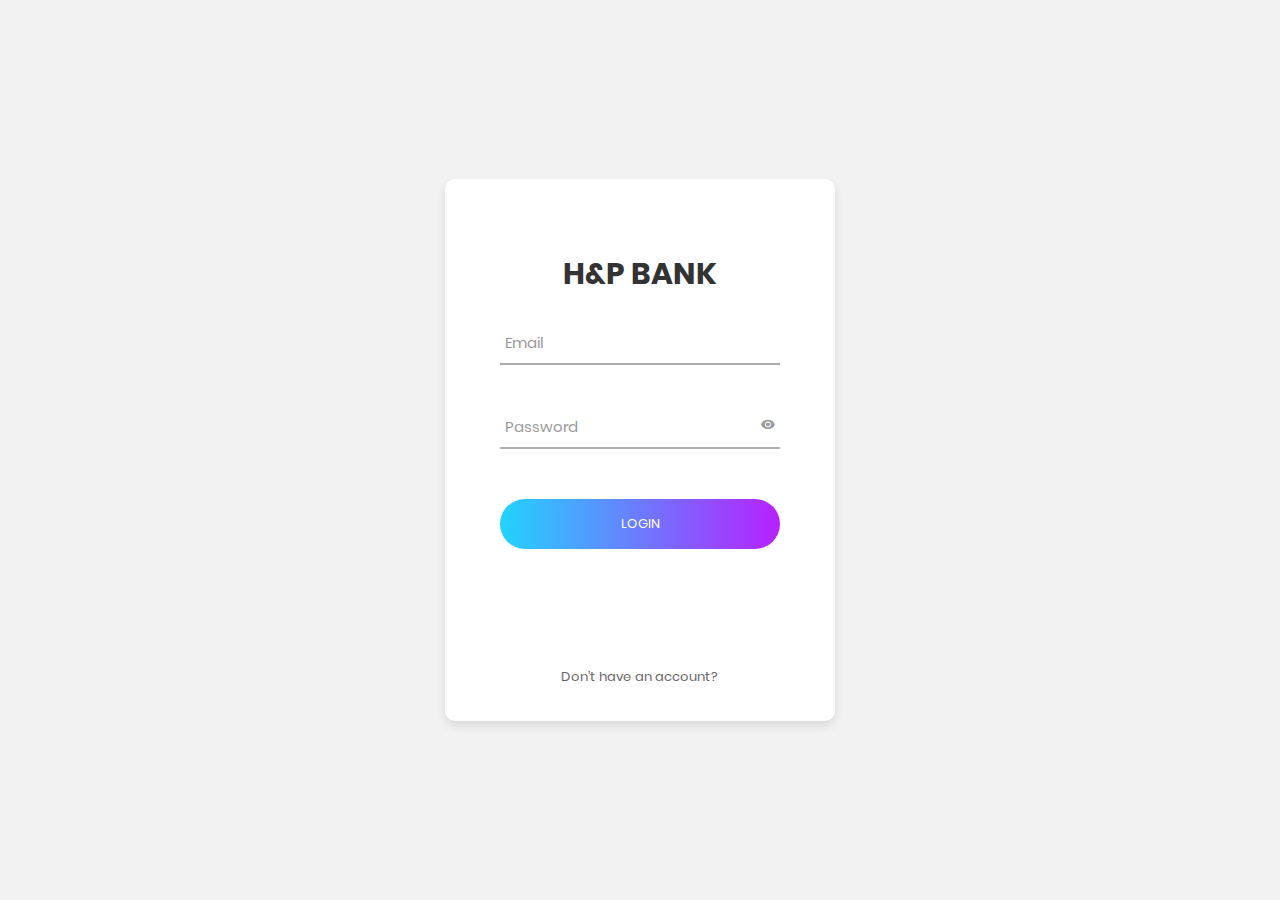
<file: index.html>
<!DOCTYPE html>
<html lang="en">
<head>
	<title>Login V2</title>
	<meta charset="UTF-8">
	<meta name="viewport" content="width=device-width, initial-scale=1">
<!--===============================================================================================-->	
	<link rel="icon" type="image/png" href="images/icons/favicon.ico"/>
<!--===============================================================================================-->
	<link rel="stylesheet" type="text/css" href="vendor/bootstrap/css/bootstrap.min.css">
<!--===============================================================================================-->
	<link rel="stylesheet" type="text/css" href="fonts/font-awesome-4.7.0/css/font-awesome.min.css">
<!--===============================================================================================-->
	<link rel="stylesheet" type="text/css" href="fonts/iconic/css/material-design-iconic-font.min.css">
<!--===============================================================================================-->
	<link rel="stylesheet" type="text/css" href="vendor/animate/animate.css">
<!--===============================================================================================-->	
	<link rel="stylesheet" type="text/css" href="vendor/css-hamburgers/hamburgers.min.css">
<!--===============================================================================================-->
	<link rel="stylesheet" type="text/css" href="vendor/animsition/css/animsition.min.css">
<!--===============================================================================================-->
	<link rel="stylesheet" type="text/css" href="vendor/select2/select2.min.css">
<!--===============================================================================================-->	
	<link rel="stylesheet" type="text/css" href="vendor/daterangepicker/daterangepicker.css">
<!--===============================================================================================-->
	<link rel="stylesheet" type="text/css" href="css/util.css">
	<link rel="stylesheet" type="text/css" href="css/main.css">
<!--===============================================================================================-->
</head>
<body>
	
	<div class="limiter">
		<div class="container-login100">
			<div class="wrap-login100">
				<form class="login100-form validate-form">
					
					<span class="login100-form-title p-b-26">
						H&P BANK
					</span>
			

					<div class="wrap-input100 validate-input" data-validate = "Valid email is: a@b.c">
						<input class="input100" type="text" name="email">
						<span class="focus-input100" data-placeholder="Email"></span>
					</div>

					<div class="wrap-input100 validate-input" data-validate="Enter password">
						<span class="btn-show-pass">
							<i class="zmdi zmdi-eye"></i>
						</span>
						<input class="input100" type="password" name="pass">
						<span class="focus-input100" data-placeholder="Password"></span>
					</div>

					<div class="container-login100-form-btn">
						<div class="wrap-login100-form-btn">
							<div class="login100-form-bgbtn"></div>
							<button class="login100-form-btn">
								<a class ="txt3" href="home.html">Login</a> 
							</button>
						</div>
					</div>

					<div class="text-center p-t-115">
						<span class="txt1">
							Don’t have an account?
						</span>

					</div>
				</form>
			</div>
		</div>
	</div>
	

	<div id="dropDownSelect1"></div>
	
<!--===============================================================================================-->
	<script src="vendor/jquery/jquery-3.2.1.min.js"></script>
<!--===============================================================================================-->
	<script src="vendor/animsition/js/animsition.min.js"></script>
<!--===============================================================================================-->
	<script src="vendor/bootstrap/js/popper.js"></script>
	<script src="vendor/bootstrap/js/bootstrap.min.js"></script>
<!--===============================================================================================-->
	<script src="vendor/select2/select2.min.js"></script>
<!--===============================================================================================-->
	<script src="vendor/daterangepicker/moment.min.js"></script>
	<script src="vendor/daterangepicker/daterangepicker.js"></script>
<!--===============================================================================================-->
	<script src="vendor/countdowntime/countdowntime.js"></script>
<!--===============================================================================================-->
	<script src="js/login.js"></script>

</body>
</html>
</file>
<file: vendor/daterangepicker/daterangepicker.css>
.daterangepicker {
  position: absolute;
  color: inherit;
  background-color: #fff;
  border-radius: 4px;
  width: 278px;
  padding: 4px;
  margin-top: 1px;
  top: 100px;
  left: 20px;
  /* Calendars */ }
  .daterangepicker:before, .daterangepicker:after {
    position: absolute;
    display: inline-block;
    border-bottom-color: rgba(0, 0, 0, 0.2);
    content: ''; }
  .daterangepicker:before {
    top: -7px;
    border-right: 7px solid transparent;
    border-left: 7px solid transparent;
    border-bottom: 7px solid #ccc; }
  .daterangepicker:after {
    top: -6px;
    border-right: 6px solid transparent;
    border-bottom: 6px solid #fff;
    border-left: 6px solid transparent; }
  .daterangepicker.opensleft:before {
    right: 9px; }
  .daterangepicker.opensleft:after {
    right: 10px; }
  .daterangepicker.openscenter:before {
    left: 0;
    right: 0;
    width: 0;
    margin-left: auto;
    margin-right: auto; }
  .daterangepicker.openscenter:after {
    left: 0;
    right: 0;
    width: 0;
    margin-left: auto;
    margin-right: auto; }
  .daterangepicker.opensright:before {
    left: 9px; }
  .daterangepicker.opensright:after {
    left: 10px; }
  .daterangepicker.dropup {
    margin-top: -5px; }
    .daterangepicker.dropup:before {
      top: initial;
      bottom: -7px;
      border-bottom: initial;
      border-top: 7px solid #ccc; }
    .daterangepicker.dropup:after {
      top: initial;
      bottom: -6px;
      border-bottom: initial;
      border-top: 6px solid #fff; }
  .daterangepicker.dropdown-menu {
    max-width: none;
    z-index: 3001; }
  .daterangepicker.single .ranges, .daterangepicker.single .calendar {
    float: none; }
  .daterangepicker.show-calendar .calendar {
    display: block; }
  .daterangepicker .calendar {
    display: none;
    max-width: 270px;
    margin: 4px; }
    .daterangepicker .calendar.single .calendar-table {
      border: none; }
    .daterangepicker .calendar th, .daterangepicker .calendar td {
      white-space: nowrap;
      text-align: center;
      min-width: 32px; }
  .daterangepicker .calendar-table {
    border: 1px solid #fff;
    padding: 4px;
    border-radius: 4px;
    background-color: #fff; }
  .daterangepicker table {
    width: 100%;
    margin: 0; }
  .daterangepicker td, .daterangepicker th {
    text-align: center;
    width: 20px;
    height: 20px;
    border-radius: 4px;
    border: 1px solid transparent;
    white-space: nowrap;
    cursor: pointer; }
    .daterangepicker td.available:hover, .daterangepicker th.available:hover {
      background-color: #eee;
      border-color: transparent;
      color: inherit; }
    .daterangepicker td.week, .daterangepicker th.week {
      font-size: 80%;
      color: #ccc; }
  .daterangepicker td.off, .daterangepicker td.off.in-range, .daterangepicker td.off.start-date, .daterangepicker td.off.end-date {
    background-color: #fff;
    border-color: transparent;
    color: #999; }
  .daterangepicker td.in-range {
    background-color: #ebf4f8;
    border-color: transparent;
    color: #000;
    border-radius: 0; }
  .daterangepicker td.start-date {
    border-radius: 4px 0 0 4px; }
  .daterangepicker td.end-date {
    border-radius: 0 4px 4px 0; }
  .daterangepicker td.start-date.end-date {
    border-radius: 4px; }
  .daterangepicker td.active, .daterangepicker td.active:hover {
    background-color: #357ebd;
    border-color: transparent;
    color: #fff; }
  .daterangepicker th.month {
    width: auto; }
  .daterangepicker td.disabled, .daterangepicker option.disabled {
    color: #999;
    cursor: not-allowed;
    text-decoration: line-through; }
  .daterangepicker select.monthselect, .daterangepicker select.yearselect {
    font-size: 12px;
    padding: 1px;
    height: auto;
    margin: 0;
    cursor: default; }
  .daterangepicker select.monthselect {
    margin-right: 2%;
    width: 56%; }
  .daterangepicker select.yearselect {
    width: 40%; }
  .daterangepicker select.hourselect, .daterangepicker select.minuteselect, .daterangepicker select.secondselect, .daterangepicker select.ampmselect {
    width: 50px;
    margin-bottom: 0; }
  .daterangepicker .input-mini {
    border: 1px solid #ccc;
    border-radius: 4px;
    color: #555;
    height: 30px;
    line-height: 30px;
    display: block;
    vertical-align: middle;
    margin: 0 0 5px 0;
    padding: 0 6px 0 28px;
    width: 100%; }
    .daterangepicker .input-mini.active {
      border: 1px solid #08c;
      border-radius: 4px; }
  .daterangepicker .daterangepicker_input {
    position: relative; }
    .daterangepicker .daterangepicker_input i {
      position: absolute;
      left: 8px;
      top: 8px; }
  .daterangepicker.rtl .input-mini {
    padding-right: 28px;
    padding-left: 6px; }
  .daterangepicker.rtl .daterangepicker_input i {
    left: auto;
    right: 8px; }
  .daterangepicker .calendar-time {
    text-align: center;
    margin: 5px auto;
    line-height: 30px;
    position: relative;
    padding-left: 28px; }
    .daterangepicker .calendar-time select.disabled {
      color: #ccc;
      cursor: not-allowed; }

.ranges {
  font-size: 11px;
  float: none;
  margin: 4px;
  text-align: left; }
  .ranges ul {
    list-style: none;
    margin: 0 auto;
    padding: 0;
    width: 100%; }
  .ranges li {
    font-size: 13px;
    background-color: #f5f5f5;
    border: 1px solid #f5f5f5;
    border-radius: 4px;
    color: #08c;
    padding: 3px 12px;
    margin-bottom: 8px;
    cursor: pointer; }
    .ranges li:hover {
      background-color: #08c;
      border: 1px solid #08c;
      color: #fff; }
    .ranges li.active {
      background-color: #08c;
      border: 1px solid #08c;
      color: #fff; }

/*  Larger Screen Styling */
@media (min-width: 564px) {
  .daterangepicker {
    width: auto; }
    .daterangepicker .ranges ul {
      width: 160px; }
    .daterangepicker.single .ranges ul {
      width: 100%; }
    .daterangepicker.single .calendar.left {
      clear: none; }
    .daterangepicker.single.ltr .ranges, .daterangepicker.single.ltr .calendar {
      float: left; }
    .daterangepicker.single.rtl .ranges, .daterangepicker.single.rtl .calendar {
      float: right; }
    .daterangepicker.ltr {
      direction: ltr;
      text-align: left; }
      .daterangepicker.ltr .calendar.left {
        clear: left;
        margin-right: 0; }
        .daterangepicker.ltr .calendar.left .calendar-table {
          border-right: none;
          border-top-right-radius: 0;
          border-bottom-right-radius: 0; }
      .daterangepicker.ltr .calendar.right {
        margin-left: 0; }
        .daterangepicker.ltr .calendar.right .calendar-table {
          border-left: none;
          border-top-left-radius: 0;
          border-bottom-left-radius: 0; }
      .daterangepicker.ltr .left .daterangepicker_input {
        padding-right: 12px; }
      .daterangepicker.ltr .calendar.left .calendar-table {
        padding-right: 12px; }
      .daterangepicker.ltr .ranges, .daterangepicker.ltr .calendar {
        float: left; }
    .daterangepicker.rtl {
      direction: rtl;
      text-align: right; }
      .daterangepicker.rtl .calendar.left {
        clear: right;
        margin-left: 0; }
        .daterangepicker.rtl .calendar.left .calendar-table {
          border-left: none;
          border-top-left-radius: 0;
          border-bottom-left-radius: 0; }
      .daterangepicker.rtl .calendar.right {
        margin-right: 0; }
        .daterangepicker.rtl .calendar.right .calendar-table {
          border-right: none;
          border-top-right-radius: 0;
          border-bottom-right-radius: 0; }
      .daterangepicker.rtl .left .daterangepicker_input {
        padding-left: 12px; }
      .daterangepicker.rtl .calendar.left .calendar-table {
        padding-left: 12px; }
      .daterangepicker.rtl .ranges, .daterangepicker.rtl .calendar {
        text-align: right;
        float: right; } }
@media (min-width: 730px) {
  .daterangepicker .ranges {
    width: auto; }
  .daterangepicker.ltr .ranges {
    float: left; }
  .daterangepicker.rtl .ranges {
    float: right; }
  .daterangepicker .calendar.left {
    clear: none !important; } }
</file>
<file: css/util.css>
/*[ FONT SIZE ]
///////////////////////////////////////////////////////////
*/
.fs-1 {font-size: 1px;}
.fs-2 {font-size: 2px;}
.fs-3 {font-size: 3px;}
.fs-4 {font-size: 4px;}
.fs-5 {font-size: 5px;}
.fs-6 {font-size: 6px;}
.fs-7 {font-size: 7px;}
.fs-8 {font-size: 8px;}
.fs-9 {font-size: 9px;}
.fs-10 {font-size: 10px;}
.fs-11 {font-size: 11px;}
.fs-12 {font-size: 12px;}
.fs-13 {font-size: 13px;}
.fs-14 {font-size: 14px;}
.fs-15 {font-size: 15px;}
.fs-16 {font-size: 16px;}
.fs-17 {font-size: 17px;}
.fs-18 {font-size: 18px;}
.fs-19 {font-size: 19px;}
.fs-20 {font-size: 20px;}
.fs-21 {font-size: 21px;}
.fs-22 {font-size: 22px;}
.fs-23 {font-size: 23px;}
.fs-24 {font-size: 24px;}
.fs-25 {font-size: 25px;}
.fs-26 {font-size: 26px;}
.fs-27 {font-size: 27px;}
.fs-28 {font-size: 28px;}
.fs-29 {font-size: 29px;}
.fs-30 {font-size: 30px;}
.fs-31 {font-size: 31px;}
.fs-32 {font-size: 32px;}
.fs-33 {font-size: 33px;}
.fs-34 {font-size: 34px;}
.fs-35 {font-size: 35px;}
.fs-36 {font-size: 36px;}
.fs-37 {font-size: 37px;}
.fs-38 {font-size: 38px;}
.fs-39 {font-size: 39px;}
.fs-40 {font-size: 40px;}
.fs-41 {font-size: 41px;}
.fs-42 {font-size: 42px;}
.fs-43 {font-size: 43px;}
.fs-44 {font-size: 44px;}
.fs-45 {font-size: 45px;}
.fs-46 {font-size: 46px;}
.fs-47 {font-size: 47px;}
.fs-48 {font-size: 48px;}
.fs-49 {font-size: 49px;}
.fs-50 {font-size: 50px;}
.fs-51 {font-size: 51px;}
.fs-52 {font-size: 52px;}
.fs-53 {font-size: 53px;}
.fs-54 {font-size: 54px;}
.fs-55 {font-size: 55px;}
.fs-56 {font-size: 56px;}
.fs-57 {font-size: 57px;}
.fs-58 {font-size: 58px;}
.fs-59 {font-size: 59px;}
.fs-60 {font-size: 60px;}
.fs-61 {font-size: 61px;}
.fs-62 {font-size: 62px;}
.fs-63 {font-size: 63px;}
.fs-64 {font-size: 64px;}
.fs-65 {font-size: 65px;}
.fs-66 {font-size: 66px;}
.fs-67 {font-size: 67px;}
.fs-68 {font-size: 68px;}
.fs-69 {font-size: 69px;}
.fs-70 {font-size: 70px;}
.fs-71 {font-size: 71px;}
.fs-72 {font-size: 72px;}
.fs-73 {font-size: 73px;}
.fs-74 {font-size: 74px;}
.fs-75 {font-size: 75px;}
.fs-76 {font-size: 76px;}
.fs-77 {font-size: 77px;}
.fs-78 {font-size: 78px;}
.fs-79 {font-size: 79px;}
.fs-80 {font-size: 80px;}
.fs-81 {font-size: 81px;}
.fs-82 {font-size: 82px;}
.fs-83 {font-size: 83px;}
.fs-84 {font-size: 84px;}
.fs-85 {font-size: 85px;}
.fs-86 {font-size: 86px;}
.fs-87 {font-size: 87px;}
.fs-88 {font-size: 88px;}
.fs-89 {font-size: 89px;}
.fs-90 {font-size: 90px;}
.fs-91 {font-size: 91px;}
.fs-92 {font-size: 92px;}
.fs-93 {font-size: 93px;}
.fs-94 {font-size: 94px;}
.fs-95 {font-size: 95px;}
.fs-96 {font-size: 96px;}
.fs-97 {font-size: 97px;}
.fs-98 {font-size: 98px;}
.fs-99 {font-size: 99px;}
.fs-100 {font-size: 100px;}
.fs-101 {font-size: 101px;}
.fs-102 {font-size: 102px;}
.fs-103 {font-size: 103px;}
.fs-104 {font-size: 104px;}
.fs-105 {font-size: 105px;}
.fs-106 {font-size: 106px;}
.fs-107 {font-size: 107px;}
.fs-108 {font-size: 108px;}
.fs-109 {font-size: 109px;}
.fs-110 {font-size: 110px;}
.fs-111 {font-size: 111px;}
.fs-112 {font-size: 112px;}
.fs-113 {font-size: 113px;}
.fs-114 {font-size: 114px;}
.fs-115 {font-size: 115px;}
.fs-116 {font-size: 116px;}
.fs-117 {font-size: 117px;}
.fs-118 {font-size: 118px;}
.fs-119 {font-size: 119px;}
.fs-120 {font-size: 120px;}
.fs-121 {font-size: 121px;}
.fs-122 {font-size: 122px;}
.fs-123 {font-size: 123px;}
.fs-124 {font-size: 124px;}
.fs-125 {font-size: 125px;}
.fs-126 {font-size: 126px;}
.fs-127 {font-size: 127px;}
.fs-128 {font-size: 128px;}
.fs-129 {font-size: 129px;}
.fs-130 {font-size: 130px;}
.fs-131 {font-size: 131px;}
.fs-132 {font-size: 132px;}
.fs-133 {font-size: 133px;}
.fs-134 {font-size: 134px;}
.fs-135 {font-size: 135px;}
.fs-136 {font-size: 136px;}
.fs-137 {font-size: 137px;}
.fs-138 {font-size: 138px;}
.fs-139 {font-size: 139px;}
.fs-140 {font-size: 140px;}
.fs-141 {font-size: 141px;}
.fs-142 {font-size: 142px;}
.fs-143 {font-size: 143px;}
.fs-144 {font-size: 144px;}
.fs-145 {font-size: 145px;}
.fs-146 {font-size: 146px;}
.fs-147 {font-size: 147px;}
.fs-148 {font-size: 148px;}
.fs-149 {font-size: 149px;}
.fs-150 {font-size: 150px;}
.fs-151 {font-size: 151px;}
.fs-152 {font-size: 152px;}
.fs-153 {font-size: 153px;}
.fs-154 {font-size: 154px;}
.fs-155 {font-size: 155px;}
.fs-156 {font-size: 156px;}
.fs-157 {font-size: 157px;}
.fs-158 {font-size: 158px;}
.fs-159 {font-size: 159px;}
.fs-160 {font-size: 160px;}
.fs-161 {font-size: 161px;}
.fs-162 {font-size: 162px;}
.fs-163 {font-size: 163px;}
.fs-164 {font-size: 164px;}
.fs-165 {font-size: 165px;}
.fs-166 {font-size: 166px;}
.fs-167 {font-size: 167px;}
.fs-168 {font-size: 168px;}
.fs-169 {font-size: 169px;}
.fs-170 {font-size: 170px;}
.fs-171 {font-size: 171px;}
.fs-172 {font-size: 172px;}
.fs-173 {font-size: 173px;}
.fs-174 {font-size: 174px;}
.fs-175 {font-size: 175px;}
.fs-176 {font-size: 176px;}
.fs-177 {font-size: 177px;}
.fs-178 {font-size: 178px;}
.fs-179 {font-size: 179px;}
.fs-180 {font-size: 180px;}
.fs-181 {font-size: 181px;}
.fs-182 {font-size: 182px;}
.fs-183 {font-size: 183px;}
.fs-184 {font-size: 184px;}
.fs-185 {font-size: 185px;}
.fs-186 {font-size: 186px;}
.fs-187 {font-size: 187px;}
.fs-188 {font-size: 188px;}
.fs-189 {font-size: 189px;}
.fs-190 {font-size: 190px;}
.fs-191 {font-size: 191px;}
.fs-192 {font-size: 192px;}
.fs-193 {font-size: 193px;}
.fs-194 {font-size: 194px;}
.fs-195 {font-size: 195px;}
.fs-196 {font-size: 196px;}
.fs-197 {font-size: 197px;}
.fs-198 {font-size: 198px;}
.fs-199 {font-size: 199px;}
.fs-200 {font-size: 200px;}

/*[ PADDING ]
///////////////////////////////////////////////////////////
*/
.p-t-0 {padding-top: 0px;}
.p-t-1 {padding-top: 1px;}
.p-t-2 {padding-top: 2px;}
.p-t-3 {padding-top: 3px;}
.p-t-4 {padding-top: 4px;}
.p-t-5 {padding-top: 5px;}
.p-t-6 {padding-top: 6px;}
.p-t-7 {padding-top: 7px;}
.p-t-8 {padding-top: 8px;}
.p-t-9 {padding-top: 9px;}
.p-t-10 {padding-top: 10px;}
.p-t-11 {padding-top: 11px;}
.p-t-12 {padding-top: 12px;}
.p-t-13 {padding-top: 13px;}
.p-t-14 {padding-top: 14px;}
.p-t-15 {padding-top: 15px;}
.p-t-16 {padding-top: 16px;}
.p-t-17 {padding-top: 17px;}
.p-t-18 {padding-top: 18px;}
.p-t-19 {padding-top: 19px;}
.p-t-20 {padding-top: 20px;}
.p-t-21 {padding-top: 21px;}
.p-t-22 {padding-top: 22px;}
.p-t-23 {padding-top: 23px;}
.p-t-24 {padding-top: 24px;}
.p-t-25 {padding-top: 25px;}
.p-t-26 {padding-top: 26px;}
.p-t-27 {padding-top: 27px;}
.p-t-28 {padding-top: 28px;}
.p-t-29 {padding-top: 29px;}
.p-t-30 {padding-top: 30px;}
.p-t-31 {padding-top: 31px;}
.p-t-32 {padding-top: 32px;}
.p-t-33 {padding-top: 33px;}
.p-t-34 {padding-top: 34px;}
.p-t-35 {padding-top: 35px;}
.p-t-36 {padding-top: 36px;}
.p-t-37 {padding-top: 37px;}
.p-t-38 {padding-top: 38px;}
.p-t-39 {padding-top: 39px;}
.p-t-40 {padding-top: 40px;}
.p-t-41 {padding-top: 41px;}
.p-t-42 {padding-top: 42px;}
.p-t-43 {padding-top: 43px;}
.p-t-44 {padding-top: 44px;}
.p-t-45 {padding-top: 45px;}
.p-t-46 {padding-top: 46px;}
.p-t-47 {padding-top: 47px;}
.p-t-48 {padding-top: 48px;}
.p-t-49 {padding-top: 49px;}
.p-t-50 {padding-top: 50px;}
.p-t-51 {padding-top: 51px;}
.p-t-52 {padding-top: 52px;}
.p-t-53 {padding-top: 53px;}
.p-t-54 {padding-top: 54px;}
.p-t-55 {padding-top: 55px;}
.p-t-56 {padding-top: 56px;}
.p-t-57 {padding-top: 57px;}
.p-t-58 {padding-top: 58px;}
.p-t-59 {padding-top: 59px;}
.p-t-60 {padding-top: 60px;}
.p-t-61 {padding-top: 61px;}
.p-t-62 {padding-top: 62px;}
.p-t-63 {padding-top: 63px;}
.p-t-64 {padding-top: 64px;}
.p-t-65 {padding-top: 65px;}
.p-t-66 {padding-top: 66px;}
.p-t-67 {padding-top: 67px;}
.p-t-68 {padding-top: 68px;}
.p-t-69 {padding-top: 69px;}
.p-t-70 {padding-top: 70px;}
.p-t-71 {padding-top: 71px;}
.p-t-72 {padding-top: 72px;}
.p-t-73 {padding-top: 73px;}
.p-t-74 {padding-top: 74px;}
.p-t-75 {padding-top: 75px;}
.p-t-76 {padding-top: 76px;}
.p-t-77 {padding-top: 77px;}
.p-t-78 {padding-top: 78px;}
.p-t-79 {padding-top: 79px;}
.p-t-80 {padding-top: 80px;}
.p-t-81 {padding-top: 81px;}
.p-t-82 {padding-top: 82px;}
.p-t-83 {padding-top: 83px;}
.p-t-84 {padding-top: 84px;}
.p-t-85 {padding-top: 85px;}
.p-t-86 {padding-top: 86px;}
.p-t-87 {padding-top: 87px;}
.p-t-88 {padding-top: 88px;}
.p-t-89 {padding-top: 89px;}
.p-t-90 {padding-top: 90px;}
.p-t-91 {padding-top: 91px;}
.p-t-92 {padding-top: 92px;}
.p-t-93 {padding-top: 93px;}
.p-t-94 {padding-top: 94px;}
.p-t-95 {padding-top: 95px;}
.p-t-96 {padding-top: 96px;}
.p-t-97 {padding-top: 97px;}
.p-t-98 {padding-top: 98px;}
.p-t-99 {padding-top: 99px;}
.p-t-100 {padding-top: 100px;}
.p-t-101 {padding-top: 101px;}
.p-t-102 {padding-top: 102px;}
.p-t-103 {padding-top: 103px;}
.p-t-104 {padding-top: 104px;}
.p-t-105 {padding-top: 105px;}
.p-t-106 {padding-top: 106px;}
.p-t-107 {padding-top: 107px;}
.p-t-108 {padding-top: 108px;}
.p-t-109 {padding-top: 109px;}
.p-t-110 {padding-top: 110px;}
.p-t-111 {padding-top: 111px;}
.p-t-112 {padding-top: 112px;}
.p-t-113 {padding-top: 113px;}
.p-t-114 {padding-top: 114px;}
.p-t-115 {padding-top: 115px;}
.p-t-116 {padding-top: 116px;}
.p-t-117 {padding-top: 117px;}
.p-t-118 {padding-top: 118px;}
.p-t-119 {padding-top: 119px;}
.p-t-120 {padding-top: 120px;}
.p-t-121 {padding-top: 121px;}
.p-t-122 {padding-top: 122px;}
.p-t-123 {padding-top: 123px;}
.p-t-124 {padding-top: 124px;}
.p-t-125 {padding-top: 125px;}
.p-t-126 {padding-top: 126px;}
.p-t-127 {padding-top: 127px;}
.p-t-128 {padding-top: 128px;}
.p-t-129 {padding-top: 129px;}
.p-t-130 {padding-top: 130px;}
.p-t-131 {padding-top: 131px;}
.p-t-132 {padding-top: 132px;}
.p-t-133 {padding-top: 133px;}
.p-t-134 {padding-top: 134px;}
.p-t-135 {padding-top: 135px;}
.p-t-136 {padding-top: 136px;}
.p-t-137 {padding-top: 137px;}
.p-t-138 {padding-top: 138px;}
.p-t-139 {padding-top: 139px;}
.p-t-140 {padding-top: 140px;}
.p-t-141 {padding-top: 141px;}
.p-t-142 {padding-top: 142px;}
.p-t-143 {padding-top: 143px;}
.p-t-144 {padding-top: 144px;}
.p-t-145 {padding-top: 145px;}
.p-t-146 {padding-top: 146px;}
.p-t-147 {padding-top: 147px;}
.p-t-148 {padding-top: 148px;}
.p-t-149 {padding-top: 149px;}
.p-t-150 {padding-top: 150px;}
.p-t-151 {padding-top: 151px;}
.p-t-152 {padding-top: 152px;}
.p-t-153 {padding-top: 153px;}
.p-t-154 {padding-top: 154px;}
.p-t-155 {padding-top: 155px;}
.p-t-156 {padding-top: 156px;}
.p-t-157 {padding-top: 157px;}
.p-t-158 {padding-top: 158px;}
.p-t-159 {padding-top: 159px;}
.p-t-160 {padding-top: 160px;}
.p-t-161 {padding-top: 161px;}
.p-t-162 {padding-top: 162px;}
.p-t-163 {padding-top: 163px;}
.p-t-164 {padding-top: 164px;}
.p-t-165 {padding-top: 165px;}
.p-t-166 {padding-top: 166px;}
.p-t-167 {padding-top: 167px;}
.p-t-168 {padding-top: 168px;}
.p-t-169 {padding-top: 169px;}
.p-t-170 {padding-top: 170px;}
.p-t-171 {padding-top: 171px;}
.p-t-172 {padding-top: 172px;}
.p-t-173 {padding-top: 173px;}
.p-t-174 {padding-top: 174px;}
.p-t-175 {padding-top: 175px;}
.p-t-176 {padding-top: 176px;}
.p-t-177 {padding-top: 177px;}
.p-t-178 {padding-top: 178px;}
.p-t-179 {padding-top: 179px;}
.p-t-180 {padding-top: 180px;}
.p-t-181 {padding-top: 181px;}
.p-t-182 {padding-top: 182px;}
.p-t-183 {padding-top: 183px;}
.p-t-184 {padding-top: 184px;}
.p-t-185 {padding-top: 185px;}
.p-t-186 {padding-top: 186px;}
.p-t-187 {padding-top: 187px;}
.p-t-188 {padding-top: 188px;}
.p-t-189 {padding-top: 189px;}
.p-t-190 {padding-top: 190px;}
.p-t-191 {padding-top: 191px;}
.p-t-192 {padding-top: 192px;}
.p-t-193 {padding-top: 193px;}
.p-t-194 {padding-top: 194px;}
.p-t-195 {padding-top: 195px;}
.p-t-196 {padding-top: 196px;}
.p-t-197 {padding-top: 197px;}
.p-t-198 {padding-top: 198px;}
.p-t-199 {padding-top: 199px;}
.p-t-200 {padding-top: 200px;}
.p-t-201 {padding-top: 201px;}
.p-t-202 {padding-top: 202px;}
.p-t-203 {padding-top: 203px;}
.p-t-204 {padding-top: 204px;}
.p-t-205 {padding-top: 205px;}
.p-t-206 {padding-top: 206px;}
.p-t-207 {padding-top: 207px;}
.p-t-208 {padding-top: 208px;}
.p-t-209 {padding-top: 209px;}
.p-t-210 {padding-top: 210px;}
.p-t-211 {padding-top: 211px;}
.p-t-212 {padding-top: 212px;}
.p-t-213 {padding-top: 213px;}
.p-t-214 {padding-top: 214px;}
.p-t-215 {padding-top: 215px;}
.p-t-216 {padding-top: 216px;}
.p-t-217 {padding-top: 217px;}
.p-t-218 {padding-top: 218px;}
.p-t-219 {padding-top: 219px;}
.p-t-220 {padding-top: 220px;}
.p-t-221 {padding-top: 221px;}
.p-t-222 {padding-top: 222px;}
.p-t-223 {padding-top: 223px;}
.p-t-224 {padding-top: 224px;}
.p-t-225 {padding-top: 225px;}
.p-t-226 {padding-top: 226px;}
.p-t-227 {padding-top: 227px;}
.p-t-228 {padding-top: 228px;}
.p-t-229 {padding-top: 229px;}
.p-t-230 {padding-top: 230px;}
.p-t-231 {padding-top: 231px;}
.p-t-232 {padding-top: 232px;}
.p-t-233 {padding-top: 233px;}
.p-t-234 {padding-top: 234px;}
.p-t-235 {padding-top: 235px;}
.p-t-236 {padding-top: 236px;}
.p-t-237 {padding-top: 237px;}
.p-t-238 {padding-top: 238px;}
.p-t-239 {padding-top: 239px;}
.p-t-240 {padding-top: 240px;}
.p-t-241 {padding-top: 241px;}
.p-t-242 {padding-top: 242px;}
.p-t-243 {padding-top: 243px;}
.p-t-244 {padding-top: 244px;}
.p-t-245 {padding-top: 245px;}
.p-t-246 {padding-top: 246px;}
.p-t-247 {padding-top: 247px;}
.p-t-248 {padding-top: 248px;}
.p-t-249 {padding-top: 249px;}
.p-t-250 {padding-top: 250px;}
.p-b-0 {padding-bottom: 0px;}
.p-b-1 {padding-bottom: 1px;}
.p-b-2 {padding-bottom: 2px;}
.p-b-3 {padding-bottom: 3px;}
.p-b-4 {padding-bottom: 4px;}
.p-b-5 {padding-bottom: 5px;}
.p-b-6 {padding-bottom: 6px;}
.p-b-7 {padding-bottom: 7px;}
.p-b-8 {padding-bottom: 8px;}
.p-b-9 {padding-bottom: 9px;}
.p-b-10 {padding-bottom: 10px;}
.p-b-11 {padding-bottom: 11px;}
.p-b-12 {padding-bottom: 12px;}
.p-b-13 {padding-bottom: 13px;}
.p-b-14 {padding-bottom: 14px;}
.p-b-15 {padding-bottom: 15px;}
.p-b-16 {padding-bottom: 16px;}
.p-b-17 {padding-bottom: 17px;}
.p-b-18 {padding-bottom: 18px;}
.p-b-19 {padding-bottom: 19px;}
.p-b-20 {padding-bottom: 20px;}
.p-b-21 {padding-bottom: 21px;}
.p-b-22 {padding-bottom: 22px;}
.p-b-23 {padding-bottom: 23px;}
.p-b-24 {padding-bottom: 24px;}
.p-b-25 {padding-bottom: 25px;}
.p-b-26 {padding-bottom: 26px;}
.p-b-27 {padding-bottom: 27px;}
.p-b-28 {padding-bottom: 28px;}
.p-b-29 {padding-bottom: 29px;}
.p-b-30 {padding-bottom: 30px;}
.p-b-31 {padding-bottom: 31px;}
.p-b-32 {padding-bottom: 32px;}
.p-b-33 {padding-bottom: 33px;}
.p-b-34 {padding-bottom: 34px;}
.p-b-35 {padding-bottom: 35px;}
.p-b-36 {padding-bottom: 36px;}
.p-b-37 {padding-bottom: 37px;}
.p-b-38 {padding-bottom: 38px;}
.p-b-39 {padding-bottom: 39px;}
.p-b-40 {padding-bottom: 40px;}
.p-b-41 {padding-bottom: 41px;}
.p-b-42 {padding-bottom: 42px;}
.p-b-43 {padding-bottom: 43px;}
.p-b-44 {padding-bottom: 44px;}
.p-b-45 {padding-bottom: 45px;}
.p-b-46 {padding-bottom: 46px;}
.p-b-47 {padding-bottom: 47px;}
.p-b-48 {padding-bottom: 48px;}
.p-b-49 {padding-bottom: 49px;}
.p-b-50 {padding-bottom: 50px;}
.p-b-51 {padding-bottom: 51px;}
.p-b-52 {padding-bottom: 52px;}
.p-b-53 {padding-bottom: 53px;}
.p-b-54 {padding-bottom: 54px;}
.p-b-55 {padding-bottom: 55px;}
.p-b-56 {padding-bottom: 56px;}
.p-b-57 {padding-bottom: 57px;}
.p-b-58 {padding-bottom: 58px;}
.p-b-59 {padding-bottom: 59px;}
.p-b-60 {padding-bottom: 60px;}
.p-b-61 {padding-bottom: 61px;}
.p-b-62 {padding-bottom: 62px;}
.p-b-63 {padding-bottom: 63px;}
.p-b-64 {padding-bottom: 64px;}
.p-b-65 {padding-bottom: 65px;}
.p-b-66 {padding-bottom: 66px;}
.p-b-67 {padding-bottom: 67px;}
.p-b-68 {padding-bottom: 68px;}
.p-b-69 {padding-bottom: 69px;}
.p-b-70 {padding-bottom: 70px;}
.p-b-71 {padding-bottom: 71px;}
.p-b-72 {padding-bottom: 72px;}
.p-b-73 {padding-bottom: 73px;}
.p-b-74 {padding-bottom: 74px;}
.p-b-75 {padding-bottom: 75px;}
.p-b-76 {padding-bottom: 76px;}
.p-b-77 {padding-bottom: 77px;}
.p-b-78 {padding-bottom: 78px;}
.p-b-79 {padding-bottom: 79px;}
.p-b-80 {padding-bottom: 80px;}
.p-b-81 {padding-bottom: 81px;}
.p-b-82 {padding-bottom: 82px;}
.p-b-83 {padding-bottom: 83px;}
.p-b-84 {padding-bottom: 84px;}
.p-b-85 {padding-bottom: 85px;}
.p-b-86 {padding-bottom: 86px;}
.p-b-87 {padding-bottom: 87px;}
.p-b-88 {padding-bottom: 88px;}
.p-b-89 {padding-bottom: 89px;}
.p-b-90 {padding-bottom: 90px;}
.p-b-91 {padding-bottom: 91px;}
.p-b-92 {padding-bottom: 92px;}
.p-b-93 {padding-bottom: 93px;}
.p-b-94 {padding-bottom: 94px;}
.p-b-95 {padding-bottom: 95px;}
.p-b-96 {padding-bottom: 96px;}
.p-b-97 {padding-bottom: 97px;}
.p-b-98 {padding-bottom: 98px;}
.p-b-99 {padding-bottom: 99px;}
.p-b-100 {padding-bottom: 100px;}
.p-b-101 {padding-bottom: 101px;}
.p-b-102 {padding-bottom: 102px;}
.p-b-103 {padding-bottom: 103px;}
.p-b-104 {padding-bottom: 104px;}
.p-b-105 {padding-bottom: 105px;}
.p-b-106 {padding-bottom: 106px;}
.p-b-107 {padding-bottom: 107px;}
.p-b-108 {padding-bottom: 108px;}
.p-b-109 {padding-bottom: 109px;}
.p-b-110 {padding-bottom: 110px;}
.p-b-111 {padding-bottom: 111px;}
.p-b-112 {padding-bottom: 112px;}
.p-b-113 {padding-bottom: 113px;}
.p-b-114 {padding-bottom: 114px;}
.p-b-115 {padding-bottom: 115px;}
.p-b-116 {padding-bottom: 116px;}
.p-b-117 {padding-bottom: 117px;}
.p-b-118 {padding-bottom: 118px;}
.p-b-119 {padding-bottom: 119px;}
.p-b-120 {padding-bottom: 120px;}
.p-b-121 {padding-bottom: 121px;}
.p-b-122 {padding-bottom: 122px;}
.p-b-123 {padding-bottom: 123px;}
.p-b-124 {padding-bottom: 124px;}
.p-b-125 {padding-bottom: 125px;}
.p-b-126 {padding-bottom: 126px;}
.p-b-127 {padding-bottom: 127px;}
.p-b-128 {padding-bottom: 128px;}
.p-b-129 {padding-bottom: 129px;}
.p-b-130 {padding-bottom: 130px;}
.p-b-131 {padding-bottom: 131px;}
.p-b-132 {padding-bottom: 132px;}
.p-b-133 {padding-bottom: 133px;}
.p-b-134 {padding-bottom: 134px;}
.p-b-135 {padding-bottom: 135px;}
.p-b-136 {padding-bottom: 136px;}
.p-b-137 {padding-bottom: 137px;}
.p-b-138 {padding-bottom: 138px;}
.p-b-139 {padding-bottom: 139px;}
.p-b-140 {padding-bottom: 140px;}
.p-b-141 {padding-bottom: 141px;}
.p-b-142 {padding-bottom: 142px;}
.p-b-143 {padding-bottom: 143px;}
.p-b-144 {padding-bottom: 144px;}
.p-b-145 {padding-bottom: 145px;}
.p-b-146 {padding-bottom: 146px;}
.p-b-147 {padding-bottom: 147px;}
.p-b-148 {padding-bottom: 148px;}
.p-b-149 {padding-bottom: 149px;}
.p-b-150 {padding-bottom: 150px;}
.p-b-151 {padding-bottom: 151px;}
.p-b-152 {padding-bottom: 152px;}
.p-b-153 {padding-bottom: 153px;}
.p-b-154 {padding-bottom: 154px;}
.p-b-155 {padding-bottom: 155px;}
.p-b-156 {padding-bottom: 156px;}
.p-b-157 {padding-bottom: 157px;}
.p-b-158 {padding-bottom: 158px;}
.p-b-159 {padding-bottom: 159px;}
.p-b-160 {padding-bottom: 160px;}
.p-b-161 {padding-bottom: 161px;}
.p-b-162 {padding-bottom: 162px;}
.p-b-163 {padding-bottom: 163px;}
.p-b-164 {padding-bottom: 164px;}
.p-b-165 {padding-bottom: 165px;}
.p-b-166 {padding-bottom: 166px;}
.p-b-167 {padding-bottom: 167px;}
.p-b-168 {padding-bottom: 168px;}
.p-b-169 {padding-bottom: 169px;}
.p-b-170 {padding-bottom: 170px;}
.p-b-171 {padding-bottom: 171px;}
.p-b-172 {padding-bottom: 172px;}
.p-b-173 {padding-bottom: 173px;}
.p-b-174 {padding-bottom: 174px;}
.p-b-175 {padding-bottom: 175px;}
.p-b-176 {padding-bottom: 176px;}
.p-b-177 {padding-bottom: 177px;}
.p-b-178 {padding-bottom: 178px;}
.p-b-179 {padding-bottom: 179px;}
.p-b-180 {padding-bottom: 180px;}
.p-b-181 {padding-bottom: 181px;}
.p-b-182 {padding-bottom: 182px;}
.p-b-183 {padding-bottom: 183px;}
.p-b-184 {padding-bottom: 184px;}
.p-b-185 {padding-bottom: 185px;}
.p-b-186 {padding-bottom: 186px;}
.p-b-187 {padding-bottom: 187px;}
.p-b-188 {padding-bottom: 188px;}
.p-b-189 {padding-bottom: 189px;}
.p-b-190 {padding-bottom: 190px;}
.p-b-191 {padding-bottom: 191px;}
.p-b-192 {padding-bottom: 192px;}
.p-b-193 {padding-bottom: 193px;}
.p-b-194 {padding-bottom: 194px;}
.p-b-195 {padding-bottom: 195px;}
.p-b-196 {padding-bottom: 196px;}
.p-b-197 {padding-bottom: 197px;}
.p-b-198 {padding-bottom: 198px;}
.p-b-199 {padding-bottom: 199px;}
.p-b-200 {padding-bottom: 200px;}
.p-b-201 {padding-bottom: 201px;}
.p-b-202 {padding-bottom: 202px;}
.p-b-203 {padding-bottom: 203px;}
.p-b-204 {padding-bottom: 204px;}
.p-b-205 {padding-bottom: 205px;}
.p-b-206 {padding-bottom: 206px;}
.p-b-207 {padding-bottom: 207px;}
.p-b-208 {padding-bottom: 208px;}
.p-b-209 {padding-bottom: 209px;}
.p-b-210 {padding-bottom: 210px;}
.p-b-211 {padding-bottom: 211px;}
.p-b-212 {padding-bottom: 212px;}
.p-b-213 {padding-bottom: 213px;}
.p-b-214 {padding-bottom: 214px;}
.p-b-215 {padding-bottom: 215px;}
.p-b-216 {padding-bottom: 216px;}
.p-b-217 {padding-bottom: 217px;}
.p-b-218 {padding-bottom: 218px;}
.p-b-219 {padding-bottom: 219px;}
.p-b-220 {padding-bottom: 220px;}
.p-b-221 {padding-bottom: 221px;}
.p-b-222 {padding-bottom: 222px;}
.p-b-223 {padding-bottom: 223px;}
.p-b-224 {padding-bottom: 224px;}
.p-b-225 {padding-bottom: 225px;}
.p-b-226 {padding-bottom: 226px;}
.p-b-227 {padding-bottom: 227px;}
.p-b-228 {padding-bottom: 228px;}
.p-b-229 {padding-bottom: 229px;}
.p-b-230 {padding-bottom: 230px;}
.p-b-231 {padding-bottom: 231px;}
.p-b-232 {padding-bottom: 232px;}
.p-b-233 {padding-bottom: 233px;}
.p-b-234 {padding-bottom: 234px;}
.p-b-235 {padding-bottom: 235px;}
.p-b-236 {padding-bottom: 236px;}
.p-b-237 {padding-bottom: 237px;}
.p-b-238 {padding-bottom: 238px;}
.p-b-239 {padding-bottom: 239px;}
.p-b-240 {padding-bottom: 240px;}
.p-b-241 {padding-bottom: 241px;}
.p-b-242 {padding-bottom: 242px;}
.p-b-243 {padding-bottom: 243px;}
.p-b-244 {padding-bottom: 244px;}
.p-b-245 {padding-bottom: 245px;}
.p-b-246 {padding-bottom: 246px;}
.p-b-247 {padding-bottom: 247px;}
.p-b-248 {padding-bottom: 248px;}
.p-b-249 {padding-bottom: 249px;}
.p-b-250 {padding-bottom: 250px;}
.p-l-0 {padding-left: 0px;}
.p-l-1 {padding-left: 1px;}
.p-l-2 {padding-left: 2px;}
.p-l-3 {padding-left: 3px;}
.p-l-4 {padding-left: 4px;}
.p-l-5 {padding-left: 5px;}
.p-l-6 {padding-left: 6px;}
.p-l-7 {padding-left: 7px;}
.p-l-8 {padding-left: 8px;}
.p-l-9 {padding-left: 9px;}
.p-l-10 {padding-left: 10px;}
.p-l-11 {padding-left: 11px;}
.p-l-12 {padding-left: 12px;}
.p-l-13 {padding-left: 13px;}
.p-l-14 {padding-left: 14px;}
.p-l-15 {padding-left: 15px;}
.p-l-16 {padding-left: 16px;}
.p-l-17 {padding-left: 17px;}
.p-l-18 {padding-left: 18px;}
.p-l-19 {padding-left: 19px;}
.p-l-20 {padding-left: 20px;}
.p-l-21 {padding-left: 21px;}
.p-l-22 {padding-left: 22px;}
.p-l-23 {padding-left: 23px;}
.p-l-24 {padding-left: 24px;}
.p-l-25 {padding-left: 25px;}
.p-l-26 {padding-left: 26px;}
.p-l-27 {padding-left: 27px;}
.p-l-28 {padding-left: 28px;}
.p-l-29 {padding-left: 29px;}
.p-l-30 {padding-left: 30px;}
.p-l-31 {padding-left: 31px;}
.p-l-32 {padding-left: 32px;}
.p-l-33 {padding-left: 33px;}
.p-l-34 {padding-left: 34px;}
.p-l-35 {padding-left: 35px;}
.p-l-36 {padding-left: 36px;}
.p-l-37 {padding-left: 37px;}
.p-l-38 {padding-left: 38px;}
.p-l-39 {padding-left: 39px;}
.p-l-40 {padding-left: 40px;}
.p-l-41 {padding-left: 41px;}
.p-l-42 {padding-left: 42px;}
.p-l-43 {padding-left: 43px;}
.p-l-44 {padding-left: 44px;}
.p-l-45 {padding-left: 45px;}
.p-l-46 {padding-left: 46px;}
.p-l-47 {padding-left: 47px;}
.p-l-48 {padding-left: 48px;}
.p-l-49 {padding-left: 49px;}
.p-l-50 {padding-left: 50px;}
.p-l-51 {padding-left: 51px;}
.p-l-52 {padding-left: 52px;}
.p-l-53 {padding-left: 53px;}
.p-l-54 {padding-left: 54px;}
.p-l-55 {padding-left: 55px;}
.p-l-56 {padding-left: 56px;}
.p-l-57 {padding-left: 57px;}
.p-l-58 {padding-left: 58px;}
.p-l-59 {padding-left: 59px;}
.p-l-60 {padding-left: 60px;}
.p-l-61 {padding-left: 61px;}
.p-l-62 {padding-left: 62px;}
.p-l-63 {padding-left: 63px;}
.p-l-64 {padding-left: 64px;}
.p-l-65 {padding-left: 65px;}
.p-l-66 {padding-left: 66px;}
.p-l-67 {padding-left: 67px;}
.p-l-68 {padding-left: 68px;}
.p-l-69 {padding-left: 69px;}
.p-l-70 {padding-left: 70px;}
.p-l-71 {padding-left: 71px;}
.p-l-72 {padding-left: 72px;}
.p-l-73 {padding-left: 73px;}
.p-l-74 {padding-left: 74px;}
.p-l-75 {padding-left: 75px;}
.p-l-76 {padding-left: 76px;}
.p-l-77 {padding-left: 77px;}
.p-l-78 {padding-left: 78px;}
.p-l-79 {padding-left: 79px;}
.p-l-80 {padding-left: 80px;}
.p-l-81 {padding-left: 81px;}
.p-l-82 {padding-left: 82px;}
.p-l-83 {padding-left: 83px;}
.p-l-84 {padding-left: 84px;}
.p-l-85 {padding-left: 85px;}
.p-l-86 {padding-left: 86px;}
.p-l-87 {padding-left: 87px;}
.p-l-88 {padding-left: 88px;}
.p-l-89 {padding-left: 89px;}
.p-l-90 {padding-left: 90px;}
.p-l-91 {padding-left: 91px;}
.p-l-92 {padding-left: 92px;}
.p-l-93 {padding-left: 93px;}
.p-l-94 {padding-left: 94px;}
.p-l-95 {padding-left: 95px;}
.p-l-96 {padding-left: 96px;}
.p-l-97 {padding-left: 97px;}
.p-l-98 {padding-left: 98px;}
.p-l-99 {padding-left: 99px;}
.p-l-100 {padding-left: 100px;}
.p-l-101 {padding-left: 101px;}
.p-l-102 {padding-left: 102px;}
.p-l-103 {padding-left: 103px;}
.p-l-104 {padding-left: 104px;}
.p-l-105 {padding-left: 105px;}
.p-l-106 {padding-left: 106px;}
.p-l-107 {padding-left: 107px;}
.p-l-108 {padding-left: 108px;}
.p-l-109 {padding-left: 109px;}
.p-l-110 {padding-left: 110px;}
.p-l-111 {padding-left: 111px;}
.p-l-112 {padding-left: 112px;}
.p-l-113 {padding-left: 113px;}
.p-l-114 {padding-left: 114px;}
.p-l-115 {padding-left: 115px;}
.p-l-116 {padding-left: 116px;}
.p-l-117 {padding-left: 117px;}
.p-l-118 {padding-left: 118px;}
.p-l-119 {padding-left: 119px;}
.p-l-120 {padding-left: 120px;}
.p-l-121 {padding-left: 121px;}
.p-l-122 {padding-left: 122px;}
.p-l-123 {padding-left: 123px;}
.p-l-124 {padding-left: 124px;}
.p-l-125 {padding-left: 125px;}
.p-l-126 {padding-left: 126px;}
.p-l-127 {padding-left: 127px;}
.p-l-128 {padding-left: 128px;}
.p-l-129 {padding-left: 129px;}
.p-l-130 {padding-left: 130px;}
.p-l-131 {padding-left: 131px;}
.p-l-132 {padding-left: 132px;}
.p-l-133 {padding-left: 133px;}
.p-l-134 {padding-left: 134px;}
.p-l-135 {padding-left: 135px;}
.p-l-136 {padding-left: 136px;}
.p-l-137 {padding-left: 137px;}
.p-l-138 {padding-left: 138px;}
.p-l-139 {padding-left: 139px;}
.p-l-140 {padding-left: 140px;}
.p-l-141 {padding-left: 141px;}
.p-l-142 {padding-left: 142px;}
.p-l-143 {padding-left: 143px;}
.p-l-144 {padding-left: 144px;}
.p-l-145 {padding-left: 145px;}
.p-l-146 {padding-left: 146px;}
.p-l-147 {padding-left: 147px;}
.p-l-148 {padding-left: 148px;}
.p-l-149 {padding-left: 149px;}
.p-l-150 {padding-left: 150px;}
.p-l-151 {padding-left: 151px;}
.p-l-152 {padding-left: 152px;}
.p-l-153 {padding-left: 153px;}
.p-l-154 {padding-left: 154px;}
.p-l-155 {padding-left: 155px;}
.p-l-156 {padding-left: 156px;}
.p-l-157 {padding-left: 157px;}
.p-l-158 {padding-left: 158px;}
.p-l-159 {padding-left: 159px;}
.p-l-160 {padding-left: 160px;}
.p-l-161 {padding-left: 161px;}
.p-l-162 {padding-left: 162px;}
.p-l-163 {padding-left: 163px;}
.p-l-164 {padding-left: 164px;}
.p-l-165 {padding-left: 165px;}
.p-l-166 {padding-left: 166px;}
.p-l-167 {padding-left: 167px;}
.p-l-168 {padding-left: 168px;}
.p-l-169 {padding-left: 169px;}
.p-l-170 {padding-left: 170px;}
.p-l-171 {padding-left: 171px;}
.p-l-172 {padding-left: 172px;}
.p-l-173 {padding-left: 173px;}
.p-l-174 {padding-left: 174px;}
.p-l-175 {padding-left: 175px;}
.p-l-176 {padding-left: 176px;}
.p-l-177 {padding-left: 177px;}
.p-l-178 {padding-left: 178px;}
.p-l-179 {padding-left: 179px;}
.p-l-180 {padding-left: 180px;}
.p-l-181 {padding-left: 181px;}
.p-l-182 {padding-left: 182px;}
.p-l-183 {padding-left: 183px;}
.p-l-184 {padding-left: 184px;}
.p-l-185 {padding-left: 185px;}
.p-l-186 {padding-left: 186px;}
.p-l-187 {padding-left: 187px;}
.p-l-188 {padding-left: 188px;}
.p-l-189 {padding-left: 189px;}
.p-l-190 {padding-left: 190px;}
.p-l-191 {padding-left: 191px;}
.p-l-192 {padding-left: 192px;}
.p-l-193 {padding-left: 193px;}
.p-l-194 {padding-left: 194px;}
.p-l-195 {padding-left: 195px;}
.p-l-196 {padding-left: 196px;}
.p-l-197 {padding-left: 197px;}
.p-l-198 {padding-left: 198px;}
.p-l-199 {padding-left: 199px;}
.p-l-200 {padding-left: 200px;}
.p-l-201 {padding-left: 201px;}
.p-l-202 {padding-left: 202px;}
.p-l-203 {padding-left: 203px;}
.p-l-204 {padding-left: 204px;}
.p-l-205 {padding-left: 205px;}
.p-l-206 {padding-left: 206px;}
.p-l-207 {padding-left: 207px;}
.p-l-208 {padding-left: 208px;}
.p-l-209 {padding-left: 209px;}
.p-l-210 {padding-left: 210px;}
.p-l-211 {padding-left: 211px;}
.p-l-212 {padding-left: 212px;}
.p-l-213 {padding-left: 213px;}
.p-l-214 {padding-left: 214px;}
.p-l-215 {padding-left: 215px;}
.p-l-216 {padding-left: 216px;}
.p-l-217 {padding-left: 217px;}
.p-l-218 {padding-left: 218px;}
.p-l-219 {padding-left: 219px;}
.p-l-220 {padding-left: 220px;}
.p-l-221 {padding-left: 221px;}
.p-l-222 {padding-left: 222px;}
.p-l-223 {padding-left: 223px;}
.p-l-224 {padding-left: 224px;}
.p-l-225 {padding-left: 225px;}
.p-l-226 {padding-left: 226px;}
.p-l-227 {padding-left: 227px;}
.p-l-228 {padding-left: 228px;}
.p-l-229 {padding-left: 229px;}
.p-l-230 {padding-left: 230px;}
.p-l-231 {padding-left: 231px;}
.p-l-232 {padding-left: 232px;}
.p-l-233 {padding-left: 233px;}
.p-l-234 {padding-left: 234px;}
.p-l-235 {padding-left: 235px;}
.p-l-236 {padding-left: 236px;}
.p-l-237 {padding-left: 237px;}
.p-l-238 {padding-left: 238px;}
.p-l-239 {padding-left: 239px;}
.p-l-240 {padding-left: 240px;}
.p-l-241 {padding-left: 241px;}
.p-l-242 {padding-left: 242px;}
.p-l-243 {padding-left: 243px;}
.p-l-244 {padding-left: 244px;}
.p-l-245 {padding-left: 245px;}
.p-l-246 {padding-left: 246px;}
.p-l-247 {padding-left: 247px;}
.p-l-248 {padding-left: 248px;}
.p-l-249 {padding-left: 249px;}
.p-l-250 {padding-left: 250px;}
.p-r-0 {padding-right: 0px;}
.p-r-1 {padding-right: 1px;}
.p-r-2 {padding-right: 2px;}
.p-r-3 {padding-right: 3px;}
.p-r-4 {padding-right: 4px;}
.p-r-5 {padding-right: 5px;}
.p-r-6 {padding-right: 6px;}
.p-r-7 {padding-right: 7px;}
.p-r-8 {padding-right: 8px;}
.p-r-9 {padding-right: 9px;}
.p-r-10 {padding-right: 10px;}
.p-r-11 {padding-right: 11px;}
.p-r-12 {padding-right: 12px;}
.p-r-13 {padding-right: 13px;}
.p-r-14 {padding-right: 14px;}
.p-r-15 {padding-right: 15px;}
.p-r-16 {padding-right: 16px;}
.p-r-17 {padding-right: 17px;}
.p-r-18 {padding-right: 18px;}
.p-r-19 {padding-right: 19px;}
.p-r-20 {padding-right: 20px;}
.p-r-21 {padding-right: 21px;}
.p-r-22 {padding-right: 22px;}
.p-r-23 {padding-right: 23px;}
.p-r-24 {padding-right: 24px;}
.p-r-25 {padding-right: 25px;}
.p-r-26 {padding-right: 26px;}
.p-r-27 {padding-right: 27px;}
.p-r-28 {padding-right: 28px;}
.p-r-29 {padding-right: 29px;}
.p-r-30 {padding-right: 30px;}
.p-r-31 {padding-right: 31px;}
.p-r-32 {padding-right: 32px;}
.p-r-33 {padding-right: 33px;}
.p-r-34 {padding-right: 34px;}
.p-r-35 {padding-right: 35px;}
.p-r-36 {padding-right: 36px;}
.p-r-37 {padding-right: 37px;}
.p-r-38 {padding-right: 38px;}
.p-r-39 {padding-right: 39px;}
.p-r-40 {padding-right: 40px;}
.p-r-41 {padding-right: 41px;}
.p-r-42 {padding-right: 42px;}
.p-r-43 {padding-right: 43px;}
.p-r-44 {padding-right: 44px;}
.p-r-45 {padding-right: 45px;}
.p-r-46 {padding-right: 46px;}
.p-r-47 {padding-right: 47px;}
.p-r-48 {padding-right: 48px;}
.p-r-49 {padding-right: 49px;}
.p-r-50 {padding-right: 50px;}
.p-r-51 {padding-right: 51px;}
.p-r-52 {padding-right: 52px;}
.p-r-53 {padding-right: 53px;}
.p-r-54 {padding-right: 54px;}
.p-r-55 {padding-right: 55px;}
.p-r-56 {padding-right: 56px;}
.p-r-57 {padding-right: 57px;}
.p-r-58 {padding-right: 58px;}
.p-r-59 {padding-right: 59px;}
.p-r-60 {padding-right: 60px;}
.p-r-61 {padding-right: 61px;}
.p-r-62 {padding-right: 62px;}
.p-r-63 {padding-right: 63px;}
.p-r-64 {padding-right: 64px;}
.p-r-65 {padding-right: 65px;}
.p-r-66 {padding-right: 66px;}
.p-r-67 {padding-right: 67px;}
.p-r-68 {padding-right: 68px;}
.p-r-69 {padding-right: 69px;}
.p-r-70 {padding-right: 70px;}
.p-r-71 {padding-right: 71px;}
.p-r-72 {padding-right: 72px;}
.p-r-73 {padding-right: 73px;}
.p-r-74 {padding-right: 74px;}
.p-r-75 {padding-right: 75px;}
.p-r-76 {padding-right: 76px;}
.p-r-77 {padding-right: 77px;}
.p-r-78 {padding-right: 78px;}
.p-r-79 {padding-right: 79px;}
.p-r-80 {padding-right: 80px;}
.p-r-81 {padding-right: 81px;}
.p-r-82 {padding-right: 82px;}
.p-r-83 {padding-right: 83px;}
.p-r-84 {padding-right: 84px;}
.p-r-85 {padding-right: 85px;}
.p-r-86 {padding-right: 86px;}
.p-r-87 {padding-right: 87px;}
.p-r-88 {padding-right: 88px;}
.p-r-89 {padding-right: 89px;}
.p-r-90 {padding-right: 90px;}
.p-r-91 {padding-right: 91px;}
.p-r-92 {padding-right: 92px;}
.p-r-93 {padding-right: 93px;}
.p-r-94 {padding-right: 94px;}
.p-r-95 {padding-right: 95px;}
.p-r-96 {padding-right: 96px;}
.p-r-97 {padding-right: 97px;}
.p-r-98 {padding-right: 98px;}
.p-r-99 {padding-right: 99px;}
.p-r-100 {padding-right: 100px;}
.p-r-101 {padding-right: 101px;}
.p-r-102 {padding-right: 102px;}
.p-r-103 {padding-right: 103px;}
.p-r-104 {padding-right: 104px;}
.p-r-105 {padding-right: 105px;}
.p-r-106 {padding-right: 106px;}
.p-r-107 {padding-right: 107px;}
.p-r-108 {padding-right: 108px;}
.p-r-109 {padding-right: 109px;}
.p-r-110 {padding-right: 110px;}
.p-r-111 {padding-right: 111px;}
.p-r-112 {padding-right: 112px;}
.p-r-113 {padding-right: 113px;}
.p-r-114 {padding-right: 114px;}
.p-r-115 {padding-right: 115px;}
.p-r-116 {padding-right: 116px;}
.p-r-117 {padding-right: 117px;}
.p-r-118 {padding-right: 118px;}
.p-r-119 {padding-right: 119px;}
.p-r-120 {padding-right: 120px;}
.p-r-121 {padding-right: 121px;}
.p-r-122 {padding-right: 122px;}
.p-r-123 {padding-right: 123px;}
.p-r-124 {padding-right: 124px;}
.p-r-125 {padding-right: 125px;}
.p-r-126 {padding-right: 126px;}
.p-r-127 {padding-right: 127px;}
.p-r-128 {padding-right: 128px;}
.p-r-129 {padding-right: 129px;}
.p-r-130 {padding-right: 130px;}
.p-r-131 {padding-right: 131px;}
.p-r-132 {padding-right: 132px;}
.p-r-133 {padding-right: 133px;}
.p-r-134 {padding-right: 134px;}
.p-r-135 {padding-right: 135px;}
.p-r-136 {padding-right: 136px;}
.p-r-137 {padding-right: 137px;}
.p-r-138 {padding-right: 138px;}
.p-r-139 {padding-right: 139px;}
.p-r-140 {padding-right: 140px;}
.p-r-141 {padding-right: 141px;}
.p-r-142 {padding-right: 142px;}
.p-r-143 {padding-right: 143px;}
.p-r-144 {padding-right: 144px;}
.p-r-145 {padding-right: 145px;}
.p-r-146 {padding-right: 146px;}
.p-r-147 {padding-right: 147px;}
.p-r-148 {padding-right: 148px;}
.p-r-149 {padding-right: 149px;}
.p-r-150 {padding-right: 150px;}
.p-r-151 {padding-right: 151px;}
.p-r-152 {padding-right: 152px;}
.p-r-153 {padding-right: 153px;}
.p-r-154 {padding-right: 154px;}
.p-r-155 {padding-right: 155px;}
.p-r-156 {padding-right: 156px;}
.p-r-157 {padding-right: 157px;}
.p-r-158 {padding-right: 158px;}
.p-r-159 {padding-right: 159px;}
.p-r-160 {padding-right: 160px;}
.p-r-161 {padding-right: 161px;}
.p-r-162 {padding-right: 162px;}
.p-r-163 {padding-right: 163px;}
.p-r-164 {padding-right: 164px;}
.p-r-165 {padding-right: 165px;}
.p-r-166 {padding-right: 166px;}
.p-r-167 {padding-right: 167px;}
.p-r-168 {padding-right: 168px;}
.p-r-169 {padding-right: 169px;}
.p-r-170 {padding-right: 170px;}
.p-r-171 {padding-right: 171px;}
.p-r-172 {padding-right: 172px;}
.p-r-173 {padding-right: 173px;}
.p-r-174 {padding-right: 174px;}
.p-r-175 {padding-right: 175px;}
.p-r-176 {padding-right: 176px;}
.p-r-177 {padding-right: 177px;}
.p-r-178 {padding-right: 178px;}
.p-r-179 {padding-right: 179px;}
.p-r-180 {padding-right: 180px;}
.p-r-181 {padding-right: 181px;}
.p-r-182 {padding-right: 182px;}
.p-r-183 {padding-right: 183px;}
.p-r-184 {padding-right: 184px;}
.p-r-185 {padding-right: 185px;}
.p-r-186 {padding-right: 186px;}
.p-r-187 {padding-right: 187px;}
.p-r-188 {padding-right: 188px;}
.p-r-189 {padding-right: 189px;}
.p-r-190 {padding-right: 190px;}
.p-r-191 {padding-right: 191px;}
.p-r-192 {padding-right: 192px;}
.p-r-193 {padding-right: 193px;}
.p-r-194 {padding-right: 194px;}
.p-r-195 {padding-right: 195px;}
.p-r-196 {padding-right: 196px;}
.p-r-197 {padding-right: 197px;}
.p-r-198 {padding-right: 198px;}
.p-r-199 {padding-right: 199px;}
.p-r-200 {padding-right: 200px;}
.p-r-201 {padding-right: 201px;}
.p-r-202 {padding-right: 202px;}
.p-r-203 {padding-right: 203px;}
.p-r-204 {padding-right: 204px;}
.p-r-205 {padding-right: 205px;}
.p-r-206 {padding-right: 206px;}
.p-r-207 {padding-right: 207px;}
.p-r-208 {padding-right: 208px;}
.p-r-209 {padding-right: 209px;}
.p-r-210 {padding-right: 210px;}
.p-r-211 {padding-right: 211px;}
.p-r-212 {padding-right: 212px;}
.p-r-213 {padding-right: 213px;}
.p-r-214 {padding-right: 214px;}
.p-r-215 {padding-right: 215px;}
.p-r-216 {padding-right: 216px;}
.p-r-217 {padding-right: 217px;}
.p-r-218 {padding-right: 218px;}
.p-r-219 {padding-right: 219px;}
.p-r-220 {padding-right: 220px;}
.p-r-221 {padding-right: 221px;}
.p-r-222 {padding-right: 222px;}
.p-r-223 {padding-right: 223px;}
.p-r-224 {padding-right: 224px;}
.p-r-225 {padding-right: 225px;}
.p-r-226 {padding-right: 226px;}
.p-r-227 {padding-right: 227px;}
.p-r-228 {padding-right: 228px;}
.p-r-229 {padding-right: 229px;}
.p-r-230 {padding-right: 230px;}
.p-r-231 {padding-right: 231px;}
.p-r-232 {padding-right: 232px;}
.p-r-233 {padding-right: 233px;}
.p-r-234 {padding-right: 234px;}
.p-r-235 {padding-right: 235px;}
.p-r-236 {padding-right: 236px;}
.p-r-237 {padding-right: 237px;}
.p-r-238 {padding-right: 238px;}
.p-r-239 {padding-right: 239px;}
.p-r-240 {padding-right: 240px;}
.p-r-241 {padding-right: 241px;}
.p-r-242 {padding-right: 242px;}
.p-r-243 {padding-right: 243px;}
.p-r-244 {padding-right: 244px;}
.p-r-245 {padding-right: 245px;}
.p-r-246 {padding-right: 246px;}
.p-r-247 {padding-right: 247px;}
.p-r-248 {padding-right: 248px;}
.p-r-249 {padding-right: 249px;}
.p-r-250 {padding-right: 250px;}

/*[ MARGIN ]
///////////////////////////////////////////////////////////
*/
.m-t-0 {margin-top: 0px;}
.m-t-1 {margin-top: 1px;}
.m-t-2 {margin-top: 2px;}
.m-t-3 {margin-top: 3px;}
.m-t-4 {margin-top: 4px;}
.m-t-5 {margin-top: 5px;}
.m-t-6 {margin-top: 6px;}
.m-t-7 {margin-top: 7px;}
.m-t-8 {margin-top: 8px;}
.m-t-9 {margin-top: 9px;}
.m-t-10 {margin-top: 10px;}
.m-t-11 {margin-top: 11px;}
.m-t-12 {margin-top: 12px;}
.m-t-13 {margin-top: 13px;}
.m-t-14 {margin-top: 14px;}
.m-t-15 {margin-top: 15px;}
.m-t-16 {margin-top: 16px;}
.m-t-17 {margin-top: 17px;}
.m-t-18 {margin-top: 18px;}
.m-t-19 {margin-top: 19px;}
.m-t-20 {margin-top: 20px;}
.m-t-21 {margin-top: 21px;}
.m-t-22 {margin-top: 22px;}
.m-t-23 {margin-top: 23px;}
.m-t-24 {margin-top: 24px;}
.m-t-25 {margin-top: 25px;}
.m-t-26 {margin-top: 26px;}
.m-t-27 {margin-top: 27px;}
.m-t-28 {margin-top: 28px;}
.m-t-29 {margin-top: 29px;}
.m-t-30 {margin-top: 30px;}
.m-t-31 {margin-top: 31px;}
.m-t-32 {margin-top: 32px;}
.m-t-33 {margin-top: 33px;}
.m-t-34 {margin-top: 34px;}
.m-t-35 {margin-top: 35px;}
.m-t-36 {margin-top: 36px;}
.m-t-37 {margin-top: 37px;}
.m-t-38 {margin-top: 38px;}
.m-t-39 {margin-top: 39px;}
.m-t-40 {margin-top: 40px;}
.m-t-41 {margin-top: 41px;}
.m-t-42 {margin-top: 42px;}
.m-t-43 {margin-top: 43px;}
.m-t-44 {margin-top: 44px;}
.m-t-45 {margin-top: 45px;}
.m-t-46 {margin-top: 46px;}
.m-t-47 {margin-top: 47px;}
.m-t-48 {margin-top: 48px;}
.m-t-49 {margin-top: 49px;}
.m-t-50 {margin-top: 50px;}
.m-t-51 {margin-top: 51px;}
.m-t-52 {margin-top: 52px;}
.m-t-53 {margin-top: 53px;}
.m-t-54 {margin-top: 54px;}
.m-t-55 {margin-top: 55px;}
.m-t-56 {margin-top: 56px;}
.m-t-57 {margin-top: 57px;}
.m-t-58 {margin-top: 58px;}
.m-t-59 {margin-top: 59px;}
.m-t-60 {margin-top: 60px;}
.m-t-61 {margin-top: 61px;}
.m-t-62 {margin-top: 62px;}
.m-t-63 {margin-top: 63px;}
.m-t-64 {margin-top: 64px;}
.m-t-65 {margin-top: 65px;}
.m-t-66 {margin-top: 66px;}
.m-t-67 {margin-top: 67px;}
.m-t-68 {margin-top: 68px;}
.m-t-69 {margin-top: 69px;}
.m-t-70 {margin-top: 70px;}
.m-t-71 {margin-top: 71px;}
.m-t-72 {margin-top: 72px;}
.m-t-73 {margin-top: 73px;}
.m-t-74 {margin-top: 74px;}
.m-t-75 {margin-top: 75px;}
.m-t-76 {margin-top: 76px;}
.m-t-77 {margin-top: 77px;}
.m-t-78 {margin-top: 78px;}
.m-t-79 {margin-top: 79px;}
.m-t-80 {margin-top: 80px;}
.m-t-81 {margin-top: 81px;}
.m-t-82 {margin-top: 82px;}
.m-t-83 {margin-top: 83px;}
.m-t-84 {margin-top: 84px;}
.m-t-85 {margin-top: 85px;}
.m-t-86 {margin-top: 86px;}
.m-t-87 {margin-top: 87px;}
.m-t-88 {margin-top: 88px;}
.m-t-89 {margin-top: 89px;}
.m-t-90 {margin-top: 90px;}
.m-t-91 {margin-top: 91px;}
.m-t-92 {margin-top: 92px;}
.m-t-93 {margin-top: 93px;}
.m-t-94 {margin-top: 94px;}
.m-t-95 {margin-top: 95px;}
.m-t-96 {margin-top: 96px;}
.m-t-97 {margin-top: 97px;}
.m-t-98 {margin-top: 98px;}
.m-t-99 {margin-top: 99px;}
.m-t-100 {margin-top: 100px;}
.m-t-101 {margin-top: 101px;}
.m-t-102 {margin-top: 102px;}
.m-t-103 {margin-top: 103px;}
.m-t-104 {margin-top: 104px;}
.m-t-105 {margin-top: 105px;}
.m-t-106 {margin-top: 106px;}
.m-t-107 {margin-top: 107px;}
.m-t-108 {margin-top: 108px;}
.m-t-109 {margin-top: 109px;}
.m-t-110 {margin-top: 110px;}
.m-t-111 {margin-top: 111px;}
.m-t-112 {margin-top: 112px;}
.m-t-113 {margin-top: 113px;}
.m-t-114 {margin-top: 114px;}
.m-t-115 {margin-top: 115px;}
.m-t-116 {margin-top: 116px;}
.m-t-117 {margin-top: 117px;}
.m-t-118 {margin-top: 118px;}
.m-t-119 {margin-top: 119px;}
.m-t-120 {margin-top: 120px;}
.m-t-121 {margin-top: 121px;}
.m-t-122 {margin-top: 122px;}
.m-t-123 {margin-top: 123px;}
.m-t-124 {margin-top: 124px;}
.m-t-125 {margin-top: 125px;}
.m-t-126 {margin-top: 126px;}
.m-t-127 {margin-top: 127px;}
.m-t-128 {margin-top: 128px;}
.m-t-129 {margin-top: 129px;}
.m-t-130 {margin-top: 130px;}
.m-t-131 {margin-top: 131px;}
.m-t-132 {margin-top: 132px;}
.m-t-133 {margin-top: 133px;}
.m-t-134 {margin-top: 134px;}
.m-t-135 {margin-top: 135px;}
.m-t-136 {margin-top: 136px;}
.m-t-137 {margin-top: 137px;}
.m-t-138 {margin-top: 138px;}
.m-t-139 {margin-top: 139px;}
.m-t-140 {margin-top: 140px;}
.m-t-141 {margin-top: 141px;}
.m-t-142 {margin-top: 142px;}
.m-t-143 {margin-top: 143px;}
.m-t-144 {margin-top: 144px;}
.m-t-145 {margin-top: 145px;}
.m-t-146 {margin-top: 146px;}
.m-t-147 {margin-top: 147px;}
.m-t-148 {margin-top: 148px;}
.m-t-149 {margin-top: 149px;}
.m-t-150 {margin-top: 150px;}
.m-t-151 {margin-top: 151px;}
.m-t-152 {margin-top: 152px;}
.m-t-153 {margin-top: 153px;}
.m-t-154 {margin-top: 154px;}
.m-t-155 {margin-top: 155px;}
.m-t-156 {margin-top: 156px;}
.m-t-157 {margin-top: 157px;}
.m-t-158 {margin-top: 158px;}
.m-t-159 {margin-top: 159px;}
.m-t-160 {margin-top: 160px;}
.m-t-161 {margin-top: 161px;}
.m-t-162 {margin-top: 162px;}
.m-t-163 {margin-top: 163px;}
.m-t-164 {margin-top: 164px;}
.m-t-165 {margin-top: 165px;}
.m-t-166 {margin-top: 166px;}
.m-t-167 {margin-top: 167px;}
.m-t-168 {margin-top: 168px;}
.m-t-169 {margin-top: 169px;}
.m-t-170 {margin-top: 170px;}
.m-t-171 {margin-top: 171px;}
.m-t-172 {margin-top: 172px;}
.m-t-173 {margin-top: 173px;}
.m-t-174 {margin-top: 174px;}
.m-t-175 {margin-top: 175px;}
.m-t-176 {margin-top: 176px;}
.m-t-177 {margin-top: 177px;}
.m-t-178 {margin-top: 178px;}
.m-t-179 {margin-top: 179px;}
.m-t-180 {margin-top: 180px;}
.m-t-181 {margin-top: 181px;}
.m-t-182 {margin-top: 182px;}
.m-t-183 {margin-top: 183px;}
.m-t-184 {margin-top: 184px;}
.m-t-185 {margin-top: 185px;}
.m-t-186 {margin-top: 186px;}
.m-t-187 {margin-top: 187px;}
.m-t-188 {margin-top: 188px;}
.m-t-189 {margin-top: 189px;}
.m-t-190 {margin-top: 190px;}
.m-t-191 {margin-top: 191px;}
.m-t-192 {margin-top: 192px;}
.m-t-193 {margin-top: 193px;}
.m-t-194 {margin-top: 194px;}
.m-t-195 {margin-top: 195px;}
.m-t-196 {margin-top: 196px;}
.m-t-197 {margin-top: 197px;}
.m-t-198 {margin-top: 198px;}
.m-t-199 {margin-top: 199px;}
.m-t-200 {margin-top: 200px;}
.m-t-201 {margin-top: 201px;}
.m-t-202 {margin-top: 202px;}
.m-t-203 {margin-top: 203px;}
.m-t-204 {margin-top: 204px;}
.m-t-205 {margin-top: 205px;}
.m-t-206 {margin-top: 206px;}
.m-t-207 {margin-top: 207px;}
.m-t-208 {margin-top: 208px;}
.m-t-209 {margin-top: 209px;}
.m-t-210 {margin-top: 210px;}
.m-t-211 {margin-top: 211px;}
.m-t-212 {margin-top: 212px;}
.m-t-213 {margin-top: 213px;}
.m-t-214 {margin-top: 214px;}
.m-t-215 {margin-top: 215px;}
.m-t-216 {margin-top: 216px;}
.m-t-217 {margin-top: 217px;}
.m-t-218 {margin-top: 218px;}
.m-t-219 {margin-top: 219px;}
.m-t-220 {margin-top: 220px;}
.m-t-221 {margin-top: 221px;}
.m-t-222 {margin-top: 222px;}
.m-t-223 {margin-top: 223px;}
.m-t-224 {margin-top: 224px;}
.m-t-225 {margin-top: 225px;}
.m-t-226 {margin-top: 226px;}
.m-t-227 {margin-top: 227px;}
.m-t-228 {margin-top: 228px;}
.m-t-229 {margin-top: 229px;}
.m-t-230 {margin-top: 230px;}
.m-t-231 {margin-top: 231px;}
.m-t-232 {margin-top: 232px;}
.m-t-233 {margin-top: 233px;}
.m-t-234 {margin-top: 234px;}
.m-t-235 {margin-top: 235px;}
.m-t-236 {margin-top: 236px;}
.m-t-237 {margin-top: 237px;}
.m-t-238 {margin-top: 238px;}
.m-t-239 {margin-top: 239px;}
.m-t-240 {margin-top: 240px;}
.m-t-241 {margin-top: 241px;}
.m-t-242 {margin-top: 242px;}
.m-t-243 {margin-top: 243px;}
.m-t-244 {margin-top: 244px;}
.m-t-245 {margin-top: 245px;}
.m-t-246 {margin-top: 246px;}
.m-t-247 {margin-top: 247px;}
.m-t-248 {margin-top: 248px;}
.m-t-249 {margin-top: 249px;}
.m-t-250 {margin-top: 250px;}
.m-b-0 {margin-bottom: 0px;}
.m-b-1 {margin-bottom: 1px;}
.m-b-2 {margin-bottom: 2px;}
.m-b-3 {margin-bottom: 3px;}
.m-b-4 {margin-bottom: 4px;}
.m-b-5 {margin-bottom: 5px;}
.m-b-6 {margin-bottom: 6px;}
.m-b-7 {margin-bottom: 7px;}
.m-b-8 {margin-bottom: 8px;}
.m-b-9 {margin-bottom: 9px;}
.m-b-10 {margin-bottom: 10px;}
.m-b-11 {margin-bottom: 11px;}
.m-b-12 {margin-bottom: 12px;}
.m-b-13 {margin-bottom: 13px;}
.m-b-14 {margin-bottom: 14px;}
.m-b-15 {margin-bottom: 15px;}
.m-b-16 {margin-bottom: 16px;}
.m-b-17 {margin-bottom: 17px;}
.m-b-18 {margin-bottom: 18px;}
.m-b-19 {margin-bottom: 19px;}
.m-b-20 {margin-bottom: 20px;}
.m-b-21 {margin-bottom: 21px;}
.m-b-22 {margin-bottom: 22px;}
.m-b-23 {margin-bottom: 23px;}
.m-b-24 {margin-bottom: 24px;}
.m-b-25 {margin-bottom: 25px;}
.m-b-26 {margin-bottom: 26px;}
.m-b-27 {margin-bottom: 27px;}
.m-b-28 {margin-bottom: 28px;}
.m-b-29 {margin-bottom: 29px;}
.m-b-30 {margin-bottom: 30px;}
.m-b-31 {margin-bottom: 31px;}
.m-b-32 {margin-bottom: 32px;}
.m-b-33 {margin-bottom: 33px;}
.m-b-34 {margin-bottom: 34px;}
.m-b-35 {margin-bottom: 35px;}
.m-b-36 {margin-bottom: 36px;}
.m-b-37 {margin-bottom: 37px;}
.m-b-38 {margin-bottom: 38px;}
.m-b-39 {margin-bottom: 39px;}
.m-b-40 {margin-bottom: 40px;}
.m-b-41 {margin-bottom: 41px;}
.m-b-42 {margin-bottom: 42px;}
.m-b-43 {margin-bottom: 43px;}
.m-b-44 {margin-bottom: 44px;}
.m-b-45 {margin-bottom: 45px;}
.m-b-46 {margin-bottom: 46px;}
.m-b-47 {margin-bottom: 47px;}
.m-b-48 {margin-bottom: 48px;}
.m-b-49 {margin-bottom: 49px;}
.m-b-50 {margin-bottom: 50px;}
.m-b-51 {margin-bottom: 51px;}
.m-b-52 {margin-bottom: 52px;}
.m-b-53 {margin-bottom: 53px;}
.m-b-54 {margin-bottom: 54px;}
.m-b-55 {margin-bottom: 55px;}
.m-b-56 {margin-bottom: 56px;}
.m-b-57 {margin-bottom: 57px;}
.m-b-58 {margin-bottom: 58px;}
.m-b-59 {margin-bottom: 59px;}
.m-b-60 {margin-bottom: 60px;}
.m-b-61 {margin-bottom: 61px;}
.m-b-62 {margin-bottom: 62px;}
.m-b-63 {margin-bottom: 63px;}
.m-b-64 {margin-bottom: 64px;}
.m-b-65 {margin-bottom: 65px;}
.m-b-66 {margin-bottom: 66px;}
.m-b-67 {margin-bottom: 67px;}
.m-b-68 {margin-bottom: 68px;}
.m-b-69 {margin-bottom: 69px;}
.m-b-70 {margin-bottom: 70px;}
.m-b-71 {margin-bottom: 71px;}
.m-b-72 {margin-bottom: 72px;}
.m-b-73 {margin-bottom: 73px;}
.m-b-74 {margin-bottom: 74px;}
.m-b-75 {margin-bottom: 75px;}
.m-b-76 {margin-bottom: 76px;}
.m-b-77 {margin-bottom: 77px;}
.m-b-78 {margin-bottom: 78px;}
.m-b-79 {margin-bottom: 79px;}
.m-b-80 {margin-bottom: 80px;}
.m-b-81 {margin-bottom: 81px;}
.m-b-82 {margin-bottom: 82px;}
.m-b-83 {margin-bottom: 83px;}
.m-b-84 {margin-bottom: 84px;}
.m-b-85 {margin-bottom: 85px;}
.m-b-86 {margin-bottom: 86px;}
.m-b-87 {margin-bottom: 87px;}
.m-b-88 {margin-bottom: 88px;}
.m-b-89 {margin-bottom: 89px;}
.m-b-90 {margin-bottom: 90px;}
.m-b-91 {margin-bottom: 91px;}
.m-b-92 {margin-bottom: 92px;}
.m-b-93 {margin-bottom: 93px;}
.m-b-94 {margin-bottom: 94px;}
.m-b-95 {margin-bottom: 95px;}
.m-b-96 {margin-bottom: 96px;}
.m-b-97 {margin-bottom: 97px;}
.m-b-98 {margin-bottom: 98px;}
.m-b-99 {margin-bottom: 99px;}
.m-b-100 {margin-bottom: 100px;}
.m-b-101 {margin-bottom: 101px;}
.m-b-102 {margin-bottom: 102px;}
.m-b-103 {margin-bottom: 103px;}
.m-b-104 {margin-bottom: 104px;}
.m-b-105 {margin-bottom: 105px;}
.m-b-106 {margin-bottom: 106px;}
.m-b-107 {margin-bottom: 107px;}
.m-b-108 {margin-bottom: 108px;}
.m-b-109 {margin-bottom: 109px;}
.m-b-110 {margin-bottom: 110px;}
.m-b-111 {margin-bottom: 111px;}
.m-b-112 {margin-bottom: 112px;}
.m-b-113 {margin-bottom: 113px;}
.m-b-114 {margin-bottom: 114px;}
.m-b-115 {margin-bottom: 115px;}
.m-b-116 {margin-bottom: 116px;}
.m-b-117 {margin-bottom: 117px;}
.m-b-118 {margin-bottom: 118px;}
.m-b-119 {margin-bottom: 119px;}
.m-b-120 {margin-bottom: 120px;}
.m-b-121 {margin-bottom: 121px;}
.m-b-122 {margin-bottom: 122px;}
.m-b-123 {margin-bottom: 123px;}
.m-b-124 {margin-bottom: 124px;}
.m-b-125 {margin-bottom: 125px;}
.m-b-126 {margin-bottom: 126px;}
.m-b-127 {margin-bottom: 127px;}
.m-b-128 {margin-bottom: 128px;}
.m-b-129 {margin-bottom: 129px;}
.m-b-130 {margin-bottom: 130px;}
.m-b-131 {margin-bottom: 131px;}
.m-b-132 {margin-bottom: 132px;}
.m-b-133 {margin-bottom: 133px;}
.m-b-134 {margin-bottom: 134px;}
.m-b-135 {margin-bottom: 135px;}
.m-b-136 {margin-bottom: 136px;}
.m-b-137 {margin-bottom: 137px;}
.m-b-138 {margin-bottom: 138px;}
.m-b-139 {margin-bottom: 139px;}
.m-b-140 {margin-bottom: 140px;}
.m-b-141 {margin-bottom: 141px;}
.m-b-142 {margin-bottom: 142px;}
.m-b-143 {margin-bottom: 143px;}
.m-b-144 {margin-bottom: 144px;}
.m-b-145 {margin-bottom: 145px;}
.m-b-146 {margin-bottom: 146px;}
.m-b-147 {margin-bottom: 147px;}
.m-b-148 {margin-bottom: 148px;}
.m-b-149 {margin-bottom: 149px;}
.m-b-150 {margin-bottom: 150px;}
.m-b-151 {margin-bottom: 151px;}
.m-b-152 {margin-bottom: 152px;}
.m-b-153 {margin-bottom: 153px;}
.m-b-154 {margin-bottom: 154px;}
.m-b-155 {margin-bottom: 155px;}
.m-b-156 {margin-bottom: 156px;}
.m-b-157 {margin-bottom: 157px;}
.m-b-158 {margin-bottom: 158px;}
.m-b-159 {margin-bottom: 159px;}
.m-b-160 {margin-bottom: 160px;}
.m-b-161 {margin-bottom: 161px;}
.m-b-162 {margin-bottom: 162px;}
.m-b-163 {margin-bottom: 163px;}
.m-b-164 {margin-bottom: 164px;}
.m-b-165 {margin-bottom: 165px;}
.m-b-166 {margin-bottom: 166px;}
.m-b-167 {margin-bottom: 167px;}
.m-b-168 {margin-bottom: 168px;}
.m-b-169 {margin-bottom: 169px;}
.m-b-170 {margin-bottom: 170px;}
.m-b-171 {margin-bottom: 171px;}
.m-b-172 {margin-bottom: 172px;}
.m-b-173 {margin-bottom: 173px;}
.m-b-174 {margin-bottom: 174px;}
.m-b-175 {margin-bottom: 175px;}
.m-b-176 {margin-bottom: 176px;}
.m-b-177 {margin-bottom: 177px;}
.m-b-178 {margin-bottom: 178px;}
.m-b-179 {margin-bottom: 179px;}
.m-b-180 {margin-bottom: 180px;}
.m-b-181 {margin-bottom: 181px;}
.m-b-182 {margin-bottom: 182px;}
.m-b-183 {margin-bottom: 183px;}
.m-b-184 {margin-bottom: 184px;}
.m-b-185 {margin-bottom: 185px;}
.m-b-186 {margin-bottom: 186px;}
.m-b-187 {margin-bottom: 187px;}
.m-b-188 {margin-bottom: 188px;}
.m-b-189 {margin-bottom: 189px;}
.m-b-190 {margin-bottom: 190px;}
.m-b-191 {margin-bottom: 191px;}
.m-b-192 {margin-bottom: 192px;}
.m-b-193 {margin-bottom: 193px;}
.m-b-194 {margin-bottom: 194px;}
.m-b-195 {margin-bottom: 195px;}
.m-b-196 {margin-bottom: 196px;}
.m-b-197 {margin-bottom: 197px;}
.m-b-198 {margin-bottom: 198px;}
.m-b-199 {margin-bottom: 199px;}
.m-b-200 {margin-bottom: 200px;}
.m-b-201 {margin-bottom: 201px;}
.m-b-202 {margin-bottom: 202px;}
.m-b-203 {margin-bottom: 203px;}
.m-b-204 {margin-bottom: 204px;}
.m-b-205 {margin-bottom: 205px;}
.m-b-206 {margin-bottom: 206px;}
.m-b-207 {margin-bottom: 207px;}
.m-b-208 {margin-bottom: 208px;}
.m-b-209 {margin-bottom: 209px;}
.m-b-210 {margin-bottom: 210px;}
.m-b-211 {margin-bottom: 211px;}
.m-b-212 {margin-bottom: 212px;}
.m-b-213 {margin-bottom: 213px;}
.m-b-214 {margin-bottom: 214px;}
.m-b-215 {margin-bottom: 215px;}
.m-b-216 {margin-bottom: 216px;}
.m-b-217 {margin-bottom: 217px;}
.m-b-218 {margin-bottom: 218px;}
.m-b-219 {margin-bottom: 219px;}
.m-b-220 {margin-bottom: 220px;}
.m-b-221 {margin-bottom: 221px;}
.m-b-222 {margin-bottom: 222px;}
.m-b-223 {margin-bottom: 223px;}
.m-b-224 {margin-bottom: 224px;}
.m-b-225 {margin-bottom: 225px;}
.m-b-226 {margin-bottom: 226px;}
.m-b-227 {margin-bottom: 227px;}
.m-b-228 {margin-bottom: 228px;}
.m-b-229 {margin-bottom: 229px;}
.m-b-230 {margin-bottom: 230px;}
.m-b-231 {margin-bottom: 231px;}
.m-b-232 {margin-bottom: 232px;}
.m-b-233 {margin-bottom: 233px;}
.m-b-234 {margin-bottom: 234px;}
.m-b-235 {margin-bottom: 235px;}
.m-b-236 {margin-bottom: 236px;}
.m-b-237 {margin-bottom: 237px;}
.m-b-238 {margin-bottom: 238px;}
.m-b-239 {margin-bottom: 239px;}
.m-b-240 {margin-bottom: 240px;}
.m-b-241 {margin-bottom: 241px;}
.m-b-242 {margin-bottom: 242px;}
.m-b-243 {margin-bottom: 243px;}
.m-b-244 {margin-bottom: 244px;}
.m-b-245 {margin-bottom: 245px;}
.m-b-246 {margin-bottom: 246px;}
.m-b-247 {margin-bottom: 247px;}
.m-b-248 {margin-bottom: 248px;}
.m-b-249 {margin-bottom: 249px;}
.m-b-250 {margin-bottom: 250px;}
.m-l-0 {margin-left: 0px;}
.m-l-1 {margin-left: 1px;}
.m-l-2 {margin-left: 2px;}
.m-l-3 {margin-left: 3px;}
.m-l-4 {margin-left: 4px;}
.m-l-5 {margin-left: 5px;}
.m-l-6 {margin-left: 6px;}
.m-l-7 {margin-left: 7px;}
.m-l-8 {margin-left: 8px;}
.m-l-9 {margin-left: 9px;}
.m-l-10 {margin-left: 10px;}
.m-l-11 {margin-left: 11px;}
.m-l-12 {margin-left: 12px;}
.m-l-13 {margin-left: 13px;}
.m-l-14 {margin-left: 14px;}
.m-l-15 {margin-left: 15px;}
.m-l-16 {margin-left: 16px;}
.m-l-17 {margin-left: 17px;}
.m-l-18 {margin-left: 18px;}
.m-l-19 {margin-left: 19px;}
.m-l-20 {margin-left: 20px;}
.m-l-21 {margin-left: 21px;}
.m-l-22 {margin-left: 22px;}
.m-l-23 {margin-left: 23px;}
.m-l-24 {margin-left: 24px;}
.m-l-25 {margin-left: 25px;}
.m-l-26 {margin-left: 26px;}
.m-l-27 {margin-left: 27px;}
.m-l-28 {margin-left: 28px;}
.m-l-29 {margin-left: 29px;}
.m-l-30 {margin-left: 30px;}
.m-l-31 {margin-left: 31px;}
.m-l-32 {margin-left: 32px;}
.m-l-33 {margin-left: 33px;}
.m-l-34 {margin-left: 34px;}
.m-l-35 {margin-left: 35px;}
.m-l-36 {margin-left: 36px;}
.m-l-37 {margin-left: 37px;}
.m-l-38 {margin-left: 38px;}
.m-l-39 {margin-left: 39px;}
.m-l-40 {margin-left: 40px;}
.m-l-41 {margin-left: 41px;}
.m-l-42 {margin-left: 42px;}
.m-l-43 {margin-left: 43px;}
.m-l-44 {margin-left: 44px;}
.m-l-45 {margin-left: 45px;}
.m-l-46 {margin-left: 46px;}
.m-l-47 {margin-left: 47px;}
.m-l-48 {margin-left: 48px;}
.m-l-49 {margin-left: 49px;}
.m-l-50 {margin-left: 50px;}
.m-l-51 {margin-left: 51px;}
.m-l-52 {margin-left: 52px;}
.m-l-53 {margin-left: 53px;}
.m-l-54 {margin-left: 54px;}
.m-l-55 {margin-left: 55px;}
.m-l-56 {margin-left: 56px;}
.m-l-57 {margin-left: 57px;}
.m-l-58 {margin-left: 58px;}
.m-l-59 {margin-left: 59px;}
.m-l-60 {margin-left: 60px;}
.m-l-61 {margin-left: 61px;}
.m-l-62 {margin-left: 62px;}
.m-l-63 {margin-left: 63px;}
.m-l-64 {margin-left: 64px;}
.m-l-65 {margin-left: 65px;}
.m-l-66 {margin-left: 66px;}
.m-l-67 {margin-left: 67px;}
.m-l-68 {margin-left: 68px;}
.m-l-69 {margin-left: 69px;}
.m-l-70 {margin-left: 70px;}
.m-l-71 {margin-left: 71px;}
.m-l-72 {margin-left: 72px;}
.m-l-73 {margin-left: 73px;}
.m-l-74 {margin-left: 74px;}
.m-l-75 {margin-left: 75px;}
.m-l-76 {margin-left: 76px;}
.m-l-77 {margin-left: 77px;}
.m-l-78 {margin-left: 78px;}
.m-l-79 {margin-left: 79px;}
.m-l-80 {margin-left: 80px;}
.m-l-81 {margin-left: 81px;}
.m-l-82 {margin-left: 82px;}
.m-l-83 {margin-left: 83px;}
.m-l-84 {margin-left: 84px;}
.m-l-85 {margin-left: 85px;}
.m-l-86 {margin-left: 86px;}
.m-l-87 {margin-left: 87px;}
.m-l-88 {margin-left: 88px;}
.m-l-89 {margin-left: 89px;}
.m-l-90 {margin-left: 90px;}
.m-l-91 {margin-left: 91px;}
.m-l-92 {margin-left: 92px;}
.m-l-93 {margin-left: 93px;}
.m-l-94 {margin-left: 94px;}
.m-l-95 {margin-left: 95px;}
.m-l-96 {margin-left: 96px;}
.m-l-97 {margin-left: 97px;}
.m-l-98 {margin-left: 98px;}
.m-l-99 {margin-left: 99px;}
.m-l-100 {margin-left: 100px;}
.m-l-101 {margin-left: 101px;}
.m-l-102 {margin-left: 102px;}
.m-l-103 {margin-left: 103px;}
.m-l-104 {margin-left: 104px;}
.m-l-105 {margin-left: 105px;}
.m-l-106 {margin-left: 106px;}
.m-l-107 {margin-left: 107px;}
.m-l-108 {margin-left: 108px;}
.m-l-109 {margin-left: 109px;}
.m-l-110 {margin-left: 110px;}
.m-l-111 {margin-left: 111px;}
.m-l-112 {margin-left: 112px;}
.m-l-113 {margin-left: 113px;}
.m-l-114 {margin-left: 114px;}
.m-l-115 {margin-left: 115px;}
.m-l-116 {margin-left: 116px;}
.m-l-117 {margin-left: 117px;}
.m-l-118 {margin-left: 118px;}
.m-l-119 {margin-left: 119px;}
.m-l-120 {margin-left: 120px;}
.m-l-121 {margin-left: 121px;}
.m-l-122 {margin-left: 122px;}
.m-l-123 {margin-left: 123px;}
.m-l-124 {margin-left: 124px;}
.m-l-125 {margin-left: 125px;}
.m-l-126 {margin-left: 126px;}
.m-l-127 {margin-left: 127px;}
.m-l-128 {margin-left: 128px;}
.m-l-129 {margin-left: 129px;}
.m-l-130 {margin-left: 130px;}
.m-l-131 {margin-left: 131px;}
.m-l-132 {margin-left: 132px;}
.m-l-133 {margin-left: 133px;}
.m-l-134 {margin-left: 134px;}
.m-l-135 {margin-left: 135px;}
.m-l-136 {margin-left: 136px;}
.m-l-137 {margin-left: 137px;}
.m-l-138 {margin-left: 138px;}
.m-l-139 {margin-left: 139px;}
.m-l-140 {margin-left: 140px;}
.m-l-141 {margin-left: 141px;}
.m-l-142 {margin-left: 142px;}
.m-l-143 {margin-left: 143px;}
.m-l-144 {margin-left: 144px;}
.m-l-145 {margin-left: 145px;}
.m-l-146 {margin-left: 146px;}
.m-l-147 {margin-left: 147px;}
.m-l-148 {margin-left: 148px;}
.m-l-149 {margin-left: 149px;}
.m-l-150 {margin-left: 150px;}
.m-l-151 {margin-left: 151px;}
.m-l-152 {margin-left: 152px;}
.m-l-153 {margin-left: 153px;}
.m-l-154 {margin-left: 154px;}
.m-l-155 {margin-left: 155px;}
.m-l-156 {margin-left: 156px;}
.m-l-157 {margin-left: 157px;}
.m-l-158 {margin-left: 158px;}
.m-l-159 {margin-left: 159px;}
.m-l-160 {margin-left: 160px;}
.m-l-161 {margin-left: 161px;}
.m-l-162 {margin-left: 162px;}
.m-l-163 {margin-left: 163px;}
.m-l-164 {margin-left: 164px;}
.m-l-165 {margin-left: 165px;}
.m-l-166 {margin-left: 166px;}
.m-l-167 {margin-left: 167px;}
.m-l-168 {margin-left: 168px;}
.m-l-169 {margin-left: 169px;}
.m-l-170 {margin-left: 170px;}
.m-l-171 {margin-left: 171px;}
.m-l-172 {margin-left: 172px;}
.m-l-173 {margin-left: 173px;}
.m-l-174 {margin-left: 174px;}
.m-l-175 {margin-left: 175px;}
.m-l-176 {margin-left: 176px;}
.m-l-177 {margin-left: 177px;}
.m-l-178 {margin-left: 178px;}
.m-l-179 {margin-left: 179px;}
.m-l-180 {margin-left: 180px;}
.m-l-181 {margin-left: 181px;}
.m-l-182 {margin-left: 182px;}
.m-l-183 {margin-left: 183px;}
.m-l-184 {margin-left: 184px;}
.m-l-185 {margin-left: 185px;}
.m-l-186 {margin-left: 186px;}
.m-l-187 {margin-left: 187px;}
.m-l-188 {margin-left: 188px;}
.m-l-189 {margin-left: 189px;}
.m-l-190 {margin-left: 190px;}
.m-l-191 {margin-left: 191px;}
.m-l-192 {margin-left: 192px;}
.m-l-193 {margin-left: 193px;}
.m-l-194 {margin-left: 194px;}
.m-l-195 {margin-left: 195px;}
.m-l-196 {margin-left: 196px;}
.m-l-197 {margin-left: 197px;}
.m-l-198 {margin-left: 198px;}
.m-l-199 {margin-left: 199px;}
.m-l-200 {margin-left: 200px;}
.m-l-201 {margin-left: 201px;}
.m-l-202 {margin-left: 202px;}
.m-l-203 {margin-left: 203px;}
.m-l-204 {margin-left: 204px;}
.m-l-205 {margin-left: 205px;}
.m-l-206 {margin-left: 206px;}
.m-l-207 {margin-left: 207px;}
.m-l-208 {margin-left: 208px;}
.m-l-209 {margin-left: 209px;}
.m-l-210 {margin-left: 210px;}
.m-l-211 {margin-left: 211px;}
.m-l-212 {margin-left: 212px;}
.m-l-213 {margin-left: 213px;}
.m-l-214 {margin-left: 214px;}
.m-l-215 {margin-left: 215px;}
.m-l-216 {margin-left: 216px;}
.m-l-217 {margin-left: 217px;}
.m-l-218 {margin-left: 218px;}
.m-l-219 {margin-left: 219px;}
.m-l-220 {margin-left: 220px;}
.m-l-221 {margin-left: 221px;}
.m-l-222 {margin-left: 222px;}
.m-l-223 {margin-left: 223px;}
.m-l-224 {margin-left: 224px;}
.m-l-225 {margin-left: 225px;}
.m-l-226 {margin-left: 226px;}
.m-l-227 {margin-left: 227px;}
.m-l-228 {margin-left: 228px;}
.m-l-229 {margin-left: 229px;}
.m-l-230 {margin-left: 230px;}
.m-l-231 {margin-left: 231px;}
.m-l-232 {margin-left: 232px;}
.m-l-233 {margin-left: 233px;}
.m-l-234 {margin-left: 234px;}
.m-l-235 {margin-left: 235px;}
.m-l-236 {margin-left: 236px;}
.m-l-237 {margin-left: 237px;}
.m-l-238 {margin-left: 238px;}
.m-l-239 {margin-left: 239px;}
.m-l-240 {margin-left: 240px;}
.m-l-241 {margin-left: 241px;}
.m-l-242 {margin-left: 242px;}
.m-l-243 {margin-left: 243px;}
.m-l-244 {margin-left: 244px;}
.m-l-245 {margin-left: 245px;}
.m-l-246 {margin-left: 246px;}
.m-l-247 {margin-left: 247px;}
.m-l-248 {margin-left: 248px;}
.m-l-249 {margin-left: 249px;}
.m-l-250 {margin-left: 250px;}
.m-r-0 {margin-right: 0px;}
.m-r-1 {margin-right: 1px;}
.m-r-2 {margin-right: 2px;}
.m-r-3 {margin-right: 3px;}
.m-r-4 {margin-right: 4px;}
.m-r-5 {margin-right: 5px;}
.m-r-6 {margin-right: 6px;}
.m-r-7 {margin-right: 7px;}
.m-r-8 {margin-right: 8px;}
.m-r-9 {margin-right: 9px;}
.m-r-10 {margin-right: 10px;}
.m-r-11 {margin-right: 11px;}
.m-r-12 {margin-right: 12px;}
.m-r-13 {margin-right: 13px;}
.m-r-14 {margin-right: 14px;}
.m-r-15 {margin-right: 15px;}
.m-r-16 {margin-right: 16px;}
.m-r-17 {margin-right: 17px;}
.m-r-18 {margin-right: 18px;}
.m-r-19 {margin-right: 19px;}
.m-r-20 {margin-right: 20px;}
.m-r-21 {margin-right: 21px;}
.m-r-22 {margin-right: 22px;}
.m-r-23 {margin-right: 23px;}
.m-r-24 {margin-right: 24px;}
.m-r-25 {margin-right: 25px;}
.m-r-26 {margin-right: 26px;}
.m-r-27 {margin-right: 27px;}
.m-r-28 {margin-right: 28px;}
.m-r-29 {margin-right: 29px;}
.m-r-30 {margin-right: 30px;}
.m-r-31 {margin-right: 31px;}
.m-r-32 {margin-right: 32px;}
.m-r-33 {margin-right: 33px;}
.m-r-34 {margin-right: 34px;}
.m-r-35 {margin-right: 35px;}
.m-r-36 {margin-right: 36px;}
.m-r-37 {margin-right: 37px;}
.m-r-38 {margin-right: 38px;}
.m-r-39 {margin-right: 39px;}
.m-r-40 {margin-right: 40px;}
.m-r-41 {margin-right: 41px;}
.m-r-42 {margin-right: 42px;}
.m-r-43 {margin-right: 43px;}
.m-r-44 {margin-right: 44px;}
.m-r-45 {margin-right: 45px;}
.m-r-46 {margin-right: 46px;}
.m-r-47 {margin-right: 47px;}
.m-r-48 {margin-right: 48px;}
.m-r-49 {margin-right: 49px;}
.m-r-50 {margin-right: 50px;}
.m-r-51 {margin-right: 51px;}
.m-r-52 {margin-right: 52px;}
.m-r-53 {margin-right: 53px;}
.m-r-54 {margin-right: 54px;}
.m-r-55 {margin-right: 55px;}
.m-r-56 {margin-right: 56px;}
.m-r-57 {margin-right: 57px;}
.m-r-58 {margin-right: 58px;}
.m-r-59 {margin-right: 59px;}
.m-r-60 {margin-right: 60px;}
.m-r-61 {margin-right: 61px;}
.m-r-62 {margin-right: 62px;}
.m-r-63 {margin-right: 63px;}
.m-r-64 {margin-right: 64px;}
.m-r-65 {margin-right: 65px;}
.m-r-66 {margin-right: 66px;}
.m-r-67 {margin-right: 67px;}
.m-r-68 {margin-right: 68px;}
.m-r-69 {margin-right: 69px;}
.m-r-70 {margin-right: 70px;}
.m-r-71 {margin-right: 71px;}
.m-r-72 {margin-right: 72px;}
.m-r-73 {margin-right: 73px;}
.m-r-74 {margin-right: 74px;}
.m-r-75 {margin-right: 75px;}
.m-r-76 {margin-right: 76px;}
.m-r-77 {margin-right: 77px;}
.m-r-78 {margin-right: 78px;}
.m-r-79 {margin-right: 79px;}
.m-r-80 {margin-right: 80px;}
.m-r-81 {margin-right: 81px;}
.m-r-82 {margin-right: 82px;}
.m-r-83 {margin-right: 83px;}
.m-r-84 {margin-right: 84px;}
.m-r-85 {margin-right: 85px;}
.m-r-86 {margin-right: 86px;}
.m-r-87 {margin-right: 87px;}
.m-r-88 {margin-right: 88px;}
.m-r-89 {margin-right: 89px;}
.m-r-90 {margin-right: 90px;}
.m-r-91 {margin-right: 91px;}
.m-r-92 {margin-right: 92px;}
.m-r-93 {margin-right: 93px;}
.m-r-94 {margin-right: 94px;}
.m-r-95 {margin-right: 95px;}
.m-r-96 {margin-right: 96px;}
.m-r-97 {margin-right: 97px;}
.m-r-98 {margin-right: 98px;}
.m-r-99 {margin-right: 99px;}
.m-r-100 {margin-right: 100px;}
.m-r-101 {margin-right: 101px;}
.m-r-102 {margin-right: 102px;}
.m-r-103 {margin-right: 103px;}
.m-r-104 {margin-right: 104px;}
.m-r-105 {margin-right: 105px;}
.m-r-106 {margin-right: 106px;}
.m-r-107 {margin-right: 107px;}
.m-r-108 {margin-right: 108px;}
.m-r-109 {margin-right: 109px;}
.m-r-110 {margin-right: 110px;}
.m-r-111 {margin-right: 111px;}
.m-r-112 {margin-right: 112px;}
.m-r-113 {margin-right: 113px;}
.m-r-114 {margin-right: 114px;}
.m-r-115 {margin-right: 115px;}
.m-r-116 {margin-right: 116px;}
.m-r-117 {margin-right: 117px;}
.m-r-118 {margin-right: 118px;}
.m-r-119 {margin-right: 119px;}
.m-r-120 {margin-right: 120px;}
.m-r-121 {margin-right: 121px;}
.m-r-122 {margin-right: 122px;}
.m-r-123 {margin-right: 123px;}
.m-r-124 {margin-right: 124px;}
.m-r-125 {margin-right: 125px;}
.m-r-126 {margin-right: 126px;}
.m-r-127 {margin-right: 127px;}
.m-r-128 {margin-right: 128px;}
.m-r-129 {margin-right: 129px;}
.m-r-130 {margin-right: 130px;}
.m-r-131 {margin-right: 131px;}
.m-r-132 {margin-right: 132px;}
.m-r-133 {margin-right: 133px;}
.m-r-134 {margin-right: 134px;}
.m-r-135 {margin-right: 135px;}
.m-r-136 {margin-right: 136px;}
.m-r-137 {margin-right: 137px;}
.m-r-138 {margin-right: 138px;}
.m-r-139 {margin-right: 139px;}
.m-r-140 {margin-right: 140px;}
.m-r-141 {margin-right: 141px;}
.m-r-142 {margin-right: 142px;}
.m-r-143 {margin-right: 143px;}
.m-r-144 {margin-right: 144px;}
.m-r-145 {margin-right: 145px;}
.m-r-146 {margin-right: 146px;}
.m-r-147 {margin-right: 147px;}
.m-r-148 {margin-right: 148px;}
.m-r-149 {margin-right: 149px;}
.m-r-150 {margin-right: 150px;}
.m-r-151 {margin-right: 151px;}
.m-r-152 {margin-right: 152px;}
.m-r-153 {margin-right: 153px;}
.m-r-154 {margin-right: 154px;}
.m-r-155 {margin-right: 155px;}
.m-r-156 {margin-right: 156px;}
.m-r-157 {margin-right: 157px;}
.m-r-158 {margin-right: 158px;}
.m-r-159 {margin-right: 159px;}
.m-r-160 {margin-right: 160px;}
.m-r-161 {margin-right: 161px;}
.m-r-162 {margin-right: 162px;}
.m-r-163 {margin-right: 163px;}
.m-r-164 {margin-right: 164px;}
.m-r-165 {margin-right: 165px;}
.m-r-166 {margin-right: 166px;}
.m-r-167 {margin-right: 167px;}
.m-r-168 {margin-right: 168px;}
.m-r-169 {margin-right: 169px;}
.m-r-170 {margin-right: 170px;}
.m-r-171 {margin-right: 171px;}
.m-r-172 {margin-right: 172px;}
.m-r-173 {margin-right: 173px;}
.m-r-174 {margin-right: 174px;}
.m-r-175 {margin-right: 175px;}
.m-r-176 {margin-right: 176px;}
.m-r-177 {margin-right: 177px;}
.m-r-178 {margin-right: 178px;}
.m-r-179 {margin-right: 179px;}
.m-r-180 {margin-right: 180px;}
.m-r-181 {margin-right: 181px;}
.m-r-182 {margin-right: 182px;}
.m-r-183 {margin-right: 183px;}
.m-r-184 {margin-right: 184px;}
.m-r-185 {margin-right: 185px;}
.m-r-186 {margin-right: 186px;}
.m-r-187 {margin-right: 187px;}
.m-r-188 {margin-right: 188px;}
.m-r-189 {margin-right: 189px;}
.m-r-190 {margin-right: 190px;}
.m-r-191 {margin-right: 191px;}
.m-r-192 {margin-right: 192px;}
.m-r-193 {margin-right: 193px;}
.m-r-194 {margin-right: 194px;}
.m-r-195 {margin-right: 195px;}
.m-r-196 {margin-right: 196px;}
.m-r-197 {margin-right: 197px;}
.m-r-198 {margin-right: 198px;}
.m-r-199 {margin-right: 199px;}
.m-r-200 {margin-right: 200px;}
.m-r-201 {margin-right: 201px;}
.m-r-202 {margin-right: 202px;}
.m-r-203 {margin-right: 203px;}
.m-r-204 {margin-right: 204px;}
.m-r-205 {margin-right: 205px;}
.m-r-206 {margin-right: 206px;}
.m-r-207 {margin-right: 207px;}
.m-r-208 {margin-right: 208px;}
.m-r-209 {margin-right: 209px;}
.m-r-210 {margin-right: 210px;}
.m-r-211 {margin-right: 211px;}
.m-r-212 {margin-right: 212px;}
.m-r-213 {margin-right: 213px;}
.m-r-214 {margin-right: 214px;}
.m-r-215 {margin-right: 215px;}
.m-r-216 {margin-right: 216px;}
.m-r-217 {margin-right: 217px;}
.m-r-218 {margin-right: 218px;}
.m-r-219 {margin-right: 219px;}
.m-r-220 {margin-right: 220px;}
.m-r-221 {margin-right: 221px;}
.m-r-222 {margin-right: 222px;}
.m-r-223 {margin-right: 223px;}
.m-r-224 {margin-right: 224px;}
.m-r-225 {margin-right: 225px;}
.m-r-226 {margin-right: 226px;}
.m-r-227 {margin-right: 227px;}
.m-r-228 {margin-right: 228px;}
.m-r-229 {margin-right: 229px;}
.m-r-230 {margin-right: 230px;}
.m-r-231 {margin-right: 231px;}
.m-r-232 {margin-right: 232px;}
.m-r-233 {margin-right: 233px;}
.m-r-234 {margin-right: 234px;}
.m-r-235 {margin-right: 235px;}
.m-r-236 {margin-right: 236px;}
.m-r-237 {margin-right: 237px;}
.m-r-238 {margin-right: 238px;}
.m-r-239 {margin-right: 239px;}
.m-r-240 {margin-right: 240px;}
.m-r-241 {margin-right: 241px;}
.m-r-242 {margin-right: 242px;}
.m-r-243 {margin-right: 243px;}
.m-r-244 {margin-right: 244px;}
.m-r-245 {margin-right: 245px;}
.m-r-246 {margin-right: 246px;}
.m-r-247 {margin-right: 247px;}
.m-r-248 {margin-right: 248px;}
.m-r-249 {margin-right: 249px;}
.m-r-250 {margin-right: 250px;}
.m-l-r-auto {margin-left: auto;	margin-right: auto;}
.m-l-auto {margin-left: auto;}
.m-r-auto {margin-right: auto;}



/*[ TEXT ]
///////////////////////////////////////////////////////////
*/
/* ------------------------------------ */
.text-white {color: white;}
.text-black {color: black;}

.text-hov-white:hover {color: white;}

/* ------------------------------------ */
.text-up {text-transform: uppercase;}

/* ------------------------------------ */
.text-center {text-align: center;}
.text-left {text-align: left;}
.text-right {text-align: right;}
.text-middle {vertical-align: middle;}

/* ------------------------------------ */
.lh-1-0 {line-height: 1.0;}
.lh-1-1 {line-height: 1.1;}
.lh-1-2 {line-height: 1.2;}
.lh-1-3 {line-height: 1.3;}
.lh-1-4 {line-height: 1.4;}
.lh-1-5 {line-height: 1.5;}
.lh-1-6 {line-height: 1.6;}
.lh-1-7 {line-height: 1.7;}
.lh-1-8 {line-height: 1.8;}
.lh-1-9 {line-height: 1.9;}
.lh-2-0 {line-height: 2.0;}
.lh-2-1 {line-height: 2.1;}
.lh-2-2 {line-height: 2.2;}
.lh-2-3 {line-height: 2.3;}
.lh-2-4 {line-height: 2.4;}
.lh-2-5 {line-height: 2.5;}
.lh-2-6 {line-height: 2.6;}
.lh-2-7 {line-height: 2.7;}
.lh-2-8 {line-height: 2.8;}
.lh-2-9 {line-height: 2.9;}





/*[ SHAPE ]
///////////////////////////////////////////////////////////
*/

/*[ Display ]
-----------------------------------------------------------
*/
.dis-none {display: none;}
.dis-block {display: block;}
.dis-inline {display: inline;}
.dis-inline-block {display: inline-block;}
.dis-flex {
	display: -webkit-box;
	display: -webkit-flex;
	display: -moz-box;
	display: -ms-flexbox;
	display: flex;
}

/*[ Position ]
-----------------------------------------------------------
*/
.pos-relative {position: relative;}
.pos-absolute {position: absolute;}
.pos-fixed {position: fixed;}

/*[ float ]
-----------------------------------------------------------
*/
.float-l {float: left;}
.float-r {float: right;}


/*[ Width & Height ]
-----------------------------------------------------------
*/
.sizefull {
	width: 100%;
	height: 100%;
}
.w-full {width: 100%;}
.h-full {height: 100%;}
.max-w-full {max-width: 100%;}
.max-h-full {max-height: 100%;}
.min-w-full {min-width: 100%;}
.min-h-full {min-height: 100%;}

/*[ Top Bottom Left Right ]
-----------------------------------------------------------
*/
.top-0 {top: 0;}
.bottom-0 {bottom: 0;}
.left-0 {left: 0;}
.right-0 {right: 0;}

.top-auto {top: auto;}
.bottom-auto {bottom: auto;}
.left-auto {left: auto;}
.right-auto {right: auto;}


/*[ Opacity ]
-----------------------------------------------------------
*/
.op-0-0 {opacity: 0;}
.op-0-1 {opacity: 0.1;}
.op-0-2 {opacity: 0.2;}
.op-0-3 {opacity: 0.3;}
.op-0-4 {opacity: 0.4;}
.op-0-5 {opacity: 0.5;}
.op-0-6 {opacity: 0.6;}
.op-0-7 {opacity: 0.7;}
.op-0-8 {opacity: 0.8;}
.op-0-9 {opacity: 0.9;}
.op-1-0 {opacity: 1;}

/*[ Background ]
-----------------------------------------------------------
*/
.bgwhite {background-color: white;}
.bgblack {background-color: black;}



/*[ Wrap Picture ]
-----------------------------------------------------------
*/
.wrap-pic-w img {width: 100%;}
.wrap-pic-max-w img {max-width: 100%;}

/* ------------------------------------ */
.wrap-pic-h img {height: 100%;}
.wrap-pic-max-h img {max-height: 100%;}

/* ------------------------------------ */
.wrap-pic-cir {
	border-radius: 50%;
	overflow: hidden;
}
.wrap-pic-cir img {
	width: 100%;
}



/*[ Hover ]
-----------------------------------------------------------
*/
.hov-pointer:hover {cursor: pointer;}

/* ------------------------------------ */
.hov-img-zoom {
	display: block;
	overflow: hidden;
}
.hov-img-zoom img{
	width: 100%;
	-webkit-transition: all 0.6s;
    -o-transition: all 0.6s;
    -moz-transition: all 0.6s;
    transition: all 0.6s;
}
.hov-img-zoom:hover img {
	-webkit-transform: scale(1.1);
  	-moz-transform: scale(1.1);
  	-ms-transform: scale(1.1);
  	-o-transform: scale(1.1);
	transform: scale(1.1);
}



/*[  ]
-----------------------------------------------------------
*/
.bo-cir {border-radius: 50%;}

.of-hidden {overflow: hidden;}

.visible-false {visibility: hidden;}
.visible-true {visibility: visible;}




/*[ Transition ]
-----------------------------------------------------------
*/
.trans-0-1 {
	-webkit-transition: all 0.1s;
    -o-transition: all 0.1s;
    -moz-transition: all 0.1s;
    transition: all 0.1s;
}
.trans-0-2 {
	-webkit-transition: all 0.2s;
    -o-transition: all 0.2s;
    -moz-transition: all 0.2s;
    transition: all 0.2s;
}
.trans-0-3 {
	-webkit-transition: all 0.3s;
    -o-transition: all 0.3s;
    -moz-transition: all 0.3s;
    transition: all 0.3s;
}
.trans-0-4 {
	-webkit-transition: all 0.4s;
    -o-transition: all 0.4s;
    -moz-transition: all 0.4s;
    transition: all 0.4s;
}
.trans-0-5 {
	-webkit-transition: all 0.5s;
    -o-transition: all 0.5s;
    -moz-transition: all 0.5s;
    transition: all 0.5s;
}
.trans-0-6 {
	-webkit-transition: all 0.6s;
    -o-transition: all 0.6s;
    -moz-transition: all 0.6s;
    transition: all 0.6s;
}
.trans-0-9 {
	-webkit-transition: all 0.9s;
    -o-transition: all 0.9s;
    -moz-transition: all 0.9s;
    transition: all 0.9s;
}
.trans-1-0 {
	-webkit-transition: all 1s;
    -o-transition: all 1s;
    -moz-transition: all 1s;
    transition: all 1s;
}



/*[ Layout ]
///////////////////////////////////////////////////////////
*/

/*[ Flex ]
-----------------------------------------------------------
*/
/* ------------------------------------ */
.flex-w {
	display: -webkit-box;
	display: -webkit-flex;
	display: -moz-box;
	display: -ms-flexbox;
	display: flex;
	-webkit-flex-wrap: wrap;
	-moz-flex-wrap: wrap;
	-ms-flex-wrap: wrap;
	-o-flex-wrap: wrap;
	flex-wrap: wrap;
}

/* ------------------------------------ */
.flex-l {
	display: -webkit-box;
	display: -webkit-flex;
	display: -moz-box;
	display: -ms-flexbox;
	display: flex;
	justify-content: flex-start;
}

.flex-r {
	display: -webkit-box;
	display: -webkit-flex;
	display: -moz-box;
	display: -ms-flexbox;
	display: flex;
	justify-content: flex-end;
}

.flex-c {
	display: -webkit-box;
	display: -webkit-flex;
	display: -moz-box;
	display: -ms-flexbox;
	display: flex;
	justify-content: center;
}

.flex-sa {
	display: -webkit-box;
	display: -webkit-flex;
	display: -moz-box;
	display: -ms-flexbox;
	display: flex;
	justify-content: space-around;
}

.flex-sb {
	display: -webkit-box;
	display: -webkit-flex;
	display: -moz-box;
	display: -ms-flexbox;
	display: flex;
	justify-content: space-between;
}

/* ------------------------------------ */
.flex-t {
	display: -webkit-box;
	display: -webkit-flex;
	display: -moz-box;
	display: -ms-flexbox;
	display: flex;
	-ms-align-items: flex-start;
	align-items: flex-start;
}

.flex-b {
	display: -webkit-box;
	display: -webkit-flex;
	display: -moz-box;
	display: -ms-flexbox;
	display: flex;
	-ms-align-items: flex-end;
	align-items: flex-end;
}

.flex-m {
	display: -webkit-box;
	display: -webkit-flex;
	display: -moz-box;
	display: -ms-flexbox;
	display: flex;
	-ms-align-items: center;
	align-items: center;
}

.flex-str {
	display: -webkit-box;
	display: -webkit-flex;
	display: -moz-box;
	display: -ms-flexbox;
	display: flex;
	-ms-align-items: stretch;
	align-items: stretch;
}

/* ------------------------------------ */
.flex-row {
	display: -webkit-box;
	display: -webkit-flex;
	display: -moz-box;
	display: -ms-flexbox;
	display: flex;
	-webkit-flex-direction: row;
	-moz-flex-direction: row;
	-ms-flex-direction: row;
	-o-flex-direction: row;
	flex-direction: row;
}

.flex-row-rev {
	display: -webkit-box;
	display: -webkit-flex;
	display: -moz-box;
	display: -ms-flexbox;
	display: flex;
	-webkit-flex-direction: row-reverse;
	-moz-flex-direction: row-reverse;
	-ms-flex-direction: row-reverse;
	-o-flex-direction: row-reverse;
	flex-direction: row-reverse;
}

.flex-col {
	display: -webkit-box;
	display: -webkit-flex;
	display: -moz-box;
	display: -ms-flexbox;
	display: flex;
	-webkit-flex-direction: column;
	-moz-flex-direction: column;
	-ms-flex-direction: column;
	-o-flex-direction: column;
	flex-direction: column;
}

.flex-col-rev {
	display: -webkit-box;
	display: -webkit-flex;
	display: -moz-box;
	display: -ms-flexbox;
	display: flex;
	-webkit-flex-direction: column-reverse;
	-moz-flex-direction: column-reverse;
	-ms-flex-direction: column-reverse;
	-o-flex-direction: column-reverse;
	flex-direction: column-reverse;
}

/* ------------------------------------ */
.flex-c-m {
	display: -webkit-box;
	display: -webkit-flex;
	display: -moz-box;
	display: -ms-flexbox;
	display: flex;
	justify-content: center;
	-ms-align-items: center;
	align-items: center;
}

.flex-c-t {
	display: -webkit-box;
	display: -webkit-flex;
	display: -moz-box;
	display: -ms-flexbox;
	display: flex;
	justify-content: center;
	-ms-align-items: flex-start;
	align-items: flex-start;
}

.flex-c-b {
	display: -webkit-box;
	display: -webkit-flex;
	display: -moz-box;
	display: -ms-flexbox;
	display: flex;
	justify-content: center;
	-ms-align-items: flex-end;
	align-items: flex-end;
}

.flex-c-str {
	display: -webkit-box;
	display: -webkit-flex;
	display: -moz-box;
	display: -ms-flexbox;
	display: flex;
	justify-content: center;
	-ms-align-items: stretch;
	align-items: stretch;
}

.flex-l-m {
	display: -webkit-box;
	display: -webkit-flex;
	display: -moz-box;
	display: -ms-flexbox;
	display: flex;
	justify-content: flex-start;
	-ms-align-items: center;
	align-items: center;
}

.flex-r-m {
	display: -webkit-box;
	display: -webkit-flex;
	display: -moz-box;
	display: -ms-flexbox;
	display: flex;
	justify-content: flex-end;
	-ms-align-items: center;
	align-items: center;
}

.flex-sa-m {
	display: -webkit-box;
	display: -webkit-flex;
	display: -moz-box;
	display: -ms-flexbox;
	display: flex;
	justify-content: space-around;
	-ms-align-items: center;
	align-items: center;
}

.flex-sb-m {
	display: -webkit-box;
	display: -webkit-flex;
	display: -moz-box;
	display: -ms-flexbox;
	display: flex;
	justify-content: space-between;
	-ms-align-items: center;
	align-items: center;
}

/* ------------------------------------ */
.flex-col-l {
	display: -webkit-box;
	display: -webkit-flex;
	display: -moz-box;
	display: -ms-flexbox;
	display: flex;
	-webkit-flex-direction: column;
	-moz-flex-direction: column;
	-ms-flex-direction: column;
	-o-flex-direction: column;
	flex-direction: column;
	-ms-align-items: flex-start;
	align-items: flex-start;
}

.flex-col-r {
	display: -webkit-box;
	display: -webkit-flex;
	display: -moz-box;
	display: -ms-flexbox;
	display: flex;
	-webkit-flex-direction: column;
	-moz-flex-direction: column;
	-ms-flex-direction: column;
	-o-flex-direction: column;
	flex-direction: column;
	-ms-align-items: flex-end;
	align-items: flex-end;
}

.flex-col-c {
	display: -webkit-box;
	display: -webkit-flex;
	display: -moz-box;
	display: -ms-flexbox;
	display: flex;
	-webkit-flex-direction: column;
	-moz-flex-direction: column;
	-ms-flex-direction: column;
	-o-flex-direction: column;
	flex-direction: column;
	-ms-align-items: center;
	align-items: center;
}

.flex-col-l-m {
	display: -webkit-box;
	display: -webkit-flex;
	display: -moz-box;
	display: -ms-flexbox;
	display: flex;
	-webkit-flex-direction: column;
	-moz-flex-direction: column;
	-ms-flex-direction: column;
	-o-flex-direction: column;
	flex-direction: column;
	-ms-align-items: flex-start;
	align-items: flex-start;
	justify-content: center;
}

.flex-col-r-m {
	display: -webkit-box;
	display: -webkit-flex;
	display: -moz-box;
	display: -ms-flexbox;
	display: flex;
	-webkit-flex-direction: column;
	-moz-flex-direction: column;
	-ms-flex-direction: column;
	-o-flex-direction: column;
	flex-direction: column;
	-ms-align-items: flex-end;
	align-items: flex-end;
	justify-content: center;
}

.flex-col-c-m {
	display: -webkit-box;
	display: -webkit-flex;
	display: -moz-box;
	display: -ms-flexbox;
	display: flex;
	-webkit-flex-direction: column;
	-moz-flex-direction: column;
	-ms-flex-direction: column;
	-o-flex-direction: column;
	flex-direction: column;
	-ms-align-items: center;
	align-items: center;
	justify-content: center;
}

.flex-col-str {
	display: -webkit-box;
	display: -webkit-flex;
	display: -moz-box;
	display: -ms-flexbox;
	display: flex;
	-webkit-flex-direction: column;
	-moz-flex-direction: column;
	-ms-flex-direction: column;
	-o-flex-direction: column;
	flex-direction: column;
	-ms-align-items: stretch;
	align-items: stretch;
}

.flex-col-sb {
	display: -webkit-box;
	display: -webkit-flex;
	display: -moz-box;
	display: -ms-flexbox;
	display: flex;
	-webkit-flex-direction: column;
	-moz-flex-direction: column;
	-ms-flex-direction: column;
	-o-flex-direction: column;
	flex-direction: column;
	justify-content: space-between;
}

/* ------------------------------------ */
.flex-col-rev-l {
	display: -webkit-box;
	display: -webkit-flex;
	display: -moz-box;
	display: -ms-flexbox;
	display: flex;
	-webkit-flex-direction: column-reverse;
	-moz-flex-direction: column-reverse;
	-ms-flex-direction: column-reverse;
	-o-flex-direction: column-reverse;
	flex-direction: column-reverse;
	-ms-align-items: flex-start;
	align-items: flex-start;
}

.flex-col-rev-r {
	display: -webkit-box;
	display: -webkit-flex;
	display: -moz-box;
	display: -ms-flexbox;
	display: flex;
	-webkit-flex-direction: column-reverse;
	-moz-flex-direction: column-reverse;
	-ms-flex-direction: column-reverse;
	-o-flex-direction: column-reverse;
	flex-direction: column-reverse;
	-ms-align-items: flex-end;
	align-items: flex-end;
}

.flex-col-rev-c {
	display: -webkit-box;
	display: -webkit-flex;
	display: -moz-box;
	display: -ms-flexbox;
	display: flex;
	-webkit-flex-direction: column-reverse;
	-moz-flex-direction: column-reverse;
	-ms-flex-direction: column-reverse;
	-o-flex-direction: column-reverse;
	flex-direction: column-reverse;
	-ms-align-items: center;
	align-items: center;
}

.flex-col-rev-str {
	display: -webkit-box;
	display: -webkit-flex;
	display: -moz-box;
	display: -ms-flexbox;
	display: flex;
	-webkit-flex-direction: column-reverse;
	-moz-flex-direction: column-reverse;
	-ms-flex-direction: column-reverse;
	-o-flex-direction: column-reverse;
	flex-direction: column-reverse;
	-ms-align-items: stretch;
	align-items: stretch;
}


/*[ Absolute ]
-----------------------------------------------------------
*/
.ab-c-m {
	position: absolute;
	top: 50%;
	left: 50%;
	-webkit-transform: translate(-50%, -50%);
  	-moz-transform: translate(-50%, -50%);
  	-ms-transform: translate(-50%, -50%);
  	-o-transform: translate(-50%, -50%);
	transform: translate(-50%, -50%);
}

.ab-c-t {
	position: absolute;
	top: 0px;
	left: 50%;
	-webkit-transform: translateX(-50%);
  	-moz-transform: translateX(-50%);
  	-ms-transform: translateX(-50%);
  	-o-transform: translateX(-50%);
	transform: translateX(-50%);
}

.ab-c-b {
	position: absolute;
	bottom: 0px;
	left: 50%;
	-webkit-transform: translateX(-50%);
  	-moz-transform: translateX(-50%);
  	-ms-transform: translateX(-50%);
  	-o-transform: translateX(-50%);
	transform: translateX(-50%);
}

.ab-l-m {
	position: absolute;
	left: 0px;
	top: 50%;
	-webkit-transform: translateY(-50%);
  	-moz-transform: translateY(-50%);
  	-ms-transform: translateY(-50%);
  	-o-transform: translateY(-50%);
	transform: translateY(-50%);
}

.ab-r-m {
	position: absolute;
	right: 0px;
	top: 50%;
	-webkit-transform: translateY(-50%);
  	-moz-transform: translateY(-50%);
  	-ms-transform: translateY(-50%);
  	-o-transform: translateY(-50%);
	transform: translateY(-50%);
}

.ab-t-l {
	position: absolute;
	left: 0px;
	top: 0px;
}

.ab-t-r {
	position: absolute;
	right: 0px;
	top: 0px;
}

.ab-b-l {
	position: absolute;
	left: 0px;
	bottom: 0px;
}

.ab-b-r {
	position: absolute;
	right: 0px;
	bottom: 0px;
}
</file>
<file: css/main.css>
/*//////////////////////////////////////////////////////////////////
[ FONT ]*/

@font-face {
  font-family: Poppins-Regular;
  src: url('../fonts/poppins/Poppins-Regular.ttf'); 
}

@font-face {
  font-family: Poppins-Medium;
  src: url('../fonts/poppins/Poppins-Medium.ttf'); 
}

@font-face {
  font-family: Poppins-Bold;
  src: url('../fonts/poppins/Poppins-Bold.ttf'); 
}

@font-face {
  font-family: Poppins-SemiBold;
  src: url('../fonts/poppins/Poppins-SemiBold.ttf'); 
}

/*//////////////////////////////////////////////////////////////////
[ RESTYLE TAG ]*/

* {
	margin: 0px; 
	padding: 0px; 
	box-sizing: border-box;
}

body, html {
	height: 100%;
	font-family: Poppins-Regular, sans-serif;
}

/*---------------------------------------------*/
a {
	font-family: Poppins-Regular;
	font-size: 14px;
	line-height: 1.7;
	color: #666666;
	margin: 0px;
	transition: all 0.4s;
	-webkit-transition: all 0.4s;
  -o-transition: all 0.4s;
  -moz-transition: all 0.4s;
}

a:focus {
	outline: none !important;
}

a:hover {
	text-decoration: none;
  color: #6a7dfe;
  color: -webkit-linear-gradient(left, #21d4fd, #b721ff);
  color: -o-linear-gradient(left, #21d4fd, #b721ff);
  color: -moz-linear-gradient(left, #21d4fd, #b721ff);
  color: linear-gradient(left, #21d4fd, #b721ff);
}

/*---------------------------------------------*/
h1,h2,h3,h4,h5,h6 {
	margin: 0px;
}

p {
	font-family: Poppins-Regular;
	font-size: 14px;
	line-height: 1.7;
	color: #666666;
	margin: 0px;
}

ul, li {
	margin: 0px;
	list-style-type: none;
}


/*---------------------------------------------*/
input {
	outline: none;
	border: none;
}

textarea {
  outline: none;
  border: none;
}

textarea:focus, input:focus {
  border-color: transparent !important;
}

input:focus::-webkit-input-placeholder { color:transparent; }
input:focus:-moz-placeholder { color:transparent; }
input:focus::-moz-placeholder { color:transparent; }
input:focus:-ms-input-placeholder { color:transparent; }

textarea:focus::-webkit-input-placeholder { color:transparent; }
textarea:focus:-moz-placeholder { color:transparent; }
textarea:focus::-moz-placeholder { color:transparent; }
textarea:focus:-ms-input-placeholder { color:transparent; }

input::-webkit-input-placeholder { color: #adadad;}
input:-moz-placeholder { color: #adadad;}
input::-moz-placeholder { color: #adadad;}
input:-ms-input-placeholder { color: #adadad;}

textarea::-webkit-input-placeholder { color: #adadad;}
textarea:-moz-placeholder { color: #adadad;}
textarea::-moz-placeholder { color: #adadad;}
textarea:-ms-input-placeholder { color: #adadad;}

/*---------------------------------------------*/
button {
	outline: none !important;
	border: none;
	background: transparent;
}

button:hover {
	cursor: pointer;
}

iframe {
	border: none !important;
}


/*//////////////////////////////////////////////////////////////////
[ Utility ]*/
.txt1 {
  font-family: Poppins-Regular;
  font-size: 13px;
  color: #666666;
  line-height: 1.5;
}

.txt2 {
  font-family: Poppins-Regular;
  font-size: 13px;
  color: #333333;
  line-height: 1.5;
}
.txt3 {
  font-family: Poppins-Regular;
  font-size: 13px;
  color: white;
  line-height: 1.5;
}

/*//////////////////////////////////////////////////////////////////
[ login ]*/

.limiter {
  width: 100%;
  margin: 0 auto;
}

.container-login100 {
  width: 100%;  
  min-height: 100vh;
  display: -webkit-box;
  display: -webkit-flex;
  display: -moz-box;
  display: -ms-flexbox;
  display: flex;
  flex-wrap: wrap;
  justify-content: center;
  align-items: center;
  padding: 15px;
  background: #f2f2f2;  
}

.wrap-login100 {
  width: 390px;
  background: #fff;
  border-radius: 10px;
  overflow: hidden;
  padding: 77px 55px 33px 55px;

  box-shadow: 0 5px 10px 0px rgba(0, 0, 0, 0.1);
  -moz-box-shadow: 0 5px 10px 0px rgba(0, 0, 0, 0.1);
  -webkit-box-shadow: 0 5px 10px 0px rgba(0, 0, 0, 0.1);
  -o-box-shadow: 0 5px 10px 0px rgba(0, 0, 0, 0.1);
  -ms-box-shadow: 0 5px 10px 0px rgba(0, 0, 0, 0.1);
}


/*------------------------------------------------------------------
[ Form ]*/

.login100-form {
  width: 100%;
}

.login100-form-title {
  display: block;
  font-family: Poppins-Bold;
  font-size: 30px;
  color: #333333;
  line-height: 1.2;
  text-align: center;
}
.login100-form-title i {
  font-size: 60px;
}

/*------------------------------------------------------------------
[ Input ]*/

.wrap-input100 {
  width: 100%;
  position: relative;
  border-bottom: 2px solid #adadad;
  margin-bottom: 37px;
}

.input100 {
  font-family: Poppins-Regular;
  font-size: 15px;
  color: #555555;
  line-height: 1.2;

  display: block;
  width: 100%;
  height: 45px;
  background: transparent;
  padding: 0 5px;
}

/*---------------------------------------------*/ 
.focus-input100 {
  position: absolute;
  display: block;
  width: 100%;
  height: 100%;
  top: 0;
  left: 0;
  pointer-events: none;
}

.focus-input100::before {
  content: "";
  display: block;
  position: absolute;
  bottom: -2px;
  left: 0;
  width: 0;
  height: 2px;

  -webkit-transition: all 0.4s;
  -o-transition: all 0.4s;
  -moz-transition: all 0.4s;
  transition: all 0.4s;

  background: #6a7dfe;
  background: -webkit-linear-gradient(left, #21d4fd, #b721ff);
  background: -o-linear-gradient(left, #21d4fd, #b721ff);
  background: -moz-linear-gradient(left, #21d4fd, #b721ff);
  background: linear-gradient(left, #21d4fd, #b721ff);
}

.focus-input100::after {
  font-family: Poppins-Regular;
  font-size: 15px;
  color: #999999;
  line-height: 1.2;

  content: attr(data-placeholder);
  display: block;
  width: 100%;
  position: absolute;
  top: 16px;
  left: 0px;
  padding-left: 5px;

  -webkit-transition: all 0.4s;
  -o-transition: all 0.4s;
  -moz-transition: all 0.4s;
  transition: all 0.4s;
}

.input100:focus + .focus-input100::after {
  top: -15px;
}

.input100:focus + .focus-input100::before {
  width: 100%;
}

.has-val.input100 + .focus-input100::after {
  top: -15px;
}

.has-val.input100 + .focus-input100::before {
  width: 100%;
}

/*---------------------------------------------*/
.btn-show-pass {
  font-size: 15px;
  color: #999999;

  display: -webkit-box;
  display: -webkit-flex;
  display: -moz-box;
  display: -ms-flexbox;
  display: flex;
  align-items: center;
  position: absolute;
  height: 100%;
  top: 0;
  right: 0;
  padding-right: 5px;
  cursor: pointer;
  -webkit-transition: all 0.4s;
  -o-transition: all 0.4s;
  -moz-transition: all 0.4s;
  transition: all 0.4s;
}

.btn-show-pass:hover {
  color: #6a7dfe;
  color: -webkit-linear-gradient(left, #21d4fd, #b721ff);
  color: -o-linear-gradient(left, #21d4fd, #b721ff);
  color: -moz-linear-gradient(left, #21d4fd, #b721ff);
  color: linear-gradient(left, #21d4fd, #b721ff);
}

.btn-show-pass.active {
  color: #6a7dfe;
  color: -webkit-linear-gradient(left, #21d4fd, #b721ff);
  color: -o-linear-gradient(left, #21d4fd, #b721ff);
  color: -moz-linear-gradient(left, #21d4fd, #b721ff);
  color: linear-gradient(left, #21d4fd, #b721ff);
}



/*------------------------------------------------------------------
[ Button ]*/
.container-login100-form-btn {
  display: -webkit-box;
  display: -webkit-flex;
  display: -moz-box;
  display: -ms-flexbox;
  display: flex;
  flex-wrap: wrap;
  justify-content: center;
  padding-top: 13px;
}

.wrap-login100-form-btn {
  width: 100%;
  display: block;
  position: relative;
  z-index: 1;
  border-radius: 25px;
  overflow: hidden;
  margin: 0 auto;
}

.login100-form-bgbtn {
  position: absolute;
  z-index: -1;
  width: 300%;
  height: 100%;
  background: #a64bf4;
  background: -webkit-linear-gradient(right, #21d4fd, #b721ff, #21d4fd, #b721ff);
  background: -o-linear-gradient(right, #21d4fd, #b721ff, #21d4fd, #b721ff);
  background: -moz-linear-gradient(right, #21d4fd, #b721ff, #21d4fd, #b721ff);
  background: linear-gradient(right, #21d4fd, #b721ff, #21d4fd, #b721ff);
  top: 0;
  left: -100%;

  -webkit-transition: all 0.4s;
  -o-transition: all 0.4s;
  -moz-transition: all 0.4s;
  transition: all 0.4s;
}

.login100-form-btn {
  font-family: Poppins-Medium;
  font-size: 15px;
  color: #fff;
  line-height: 1.2;
  text-transform: uppercase;

  display: -webkit-box;
  display: -webkit-flex;
  display: -moz-box;
  display: -ms-flexbox;
  display: flex;
  justify-content: center;
  align-items: center;
  padding: 0 20px;
  width: 100%;
  height: 50px;
}

.wrap-login100-form-btn:hover .login100-form-bgbtn {
  left: 0;
}


/*------------------------------------------------------------------
[ Responsive ]*/

@media (max-width: 576px) {
  .wrap-login100 {
    padding: 77px 15px 33px 15px;
  }
}



/*------------------------------------------------------------------
[ Alert validate ]*/

.validate-input {
  position: relative;
}

.alert-validate::before {
  content: attr(data-validate);
  position: absolute;
  max-width: 70%;
  background-color: #fff;
  border: 1px solid #c80000;
  border-radius: 2px;
  padding: 4px 25px 4px 10px;
  top: 50%;
  -webkit-transform: translateY(-50%);
  -moz-transform: translateY(-50%);
  -ms-transform: translateY(-50%);
  -o-transform: translateY(-50%);
  transform: translateY(-50%);
  right: 0px;
  pointer-events: none;

  font-family: Poppins-Regular;
  color: #c80000;
  font-size: 13px;
  line-height: 1.4;
  text-align: left;

  visibility: hidden;
  opacity: 0;

  -webkit-transition: opacity 0.4s;
  -o-transition: opacity 0.4s;
  -moz-transition: opacity 0.4s;
  transition: opacity 0.4s;
}

.alert-validate::after {
  content: "\f06a";
  font-family: FontAwesome;
  font-size: 16px;
  color: #c80000;

  display: block;
  position: absolute;
  background-color: #fff;
  top: 50%;
  -webkit-transform: translateY(-50%);
  -moz-transform: translateY(-50%);
  -ms-transform: translateY(-50%);
  -o-transform: translateY(-50%);
  transform: translateY(-50%);
  right: 5px;
}

.alert-validate:hover:before {
  visibility: visible;
  opacity: 1;
}

@media (max-width: 992px) {
  .alert-validate::before {
    visibility: visible;
    opacity: 1;
  }
}
</file>
<file: fonts/iconic/css/material-design-iconic-font.min.css>
@font-face{font-family:Material-Design-Iconic-Font;src:url(../fonts/Material-Design-Iconic-Font.woff2?v=2.2.0) format('woff2'),url(../fonts/Material-Design-Iconic-Font.woff?v=2.2.0) format('woff'),url(../fonts/Material-Design-Iconic-Font.ttf?v=2.2.0) format('truetype')}.zmdi{display:inline-block;font:normal normal normal 14px/1 'Material-Design-Iconic-Font';font-size:inherit;text-rendering:auto;-webkit-font-smoothing:antialiased;-moz-osx-font-smoothing:grayscale}.zmdi-hc-lg{font-size:1.33333333em;line-height:.75em;vertical-align:-15%}.zmdi-hc-2x{font-size:2em}.zmdi-hc-3x{font-size:3em}.zmdi-hc-4x{font-size:4em}.zmdi-hc-5x{font-size:5em}.zmdi-hc-fw{width:1.28571429em;text-align:center}.zmdi-hc-ul{padding-left:0;margin-left:2.14285714em;list-style-type:none}.zmdi-hc-ul>li{position:relative}.zmdi-hc-li{position:absolute;left:-2.14285714em;width:2.14285714em;top:.14285714em;text-align:center}.zmdi-hc-li.zmdi-hc-lg{left:-1.85714286em}.zmdi-hc-border{padding:.1em .25em;border:solid .1em #9e9e9e;border-radius:2px}.zmdi-hc-border-circle{padding:.1em .25em;border:solid .1em #9e9e9e;border-radius:50%}.zmdi.pull-left{float:left;margin-right:.15em}.zmdi.pull-right{float:right;margin-left:.15em}.zmdi-hc-spin{-webkit-animation:zmdi-spin 1.5s infinite linear;animation:zmdi-spin 1.5s infinite linear}.zmdi-hc-spin-reverse{-webkit-animation:zmdi-spin-reverse 1.5s infinite linear;animation:zmdi-spin-reverse 1.5s infinite linear}@-webkit-keyframes zmdi-spin{0%{-webkit-transform:rotate(0deg);transform:rotate(0deg)}100%{-webkit-transform:rotate(359deg);transform:rotate(359deg)}}@keyframes zmdi-spin{0%{-webkit-transform:rotate(0deg);transform:rotate(0deg)}100%{-webkit-transform:rotate(359deg);transform:rotate(359deg)}}@-webkit-keyframes zmdi-spin-reverse{0%{-webkit-transform:rotate(0deg);transform:rotate(0deg)}100%{-webkit-transform:rotate(-359deg);transform:rotate(-359deg)}}@keyframes zmdi-spin-reverse{0%{-webkit-transform:rotate(0deg);transform:rotate(0deg)}100%{-webkit-transform:rotate(-359deg);transform:rotate(-359deg)}}.zmdi-hc-rotate-90{-webkit-transform:rotate(90deg);-ms-transform:rotate(90deg);transform:rotate(90deg)}.zmdi-hc-rotate-180{-webkit-transform:rotate(180deg);-ms-transform:rotate(180deg);transform:rotate(180deg)}.zmdi-hc-rotate-270{-webkit-transform:rotate(270deg);-ms-transform:rotate(270deg);transform:rotate(270deg)}.zmdi-hc-flip-horizontal{-webkit-transform:scale(-1,1);-ms-transform:scale(-1,1);transform:scale(-1,1)}.zmdi-hc-flip-vertical{-webkit-transform:scale(1,-1);-ms-transform:scale(1,-1);transform:scale(1,-1)}.zmdi-hc-stack{position:relative;display:inline-block;width:2em;height:2em;line-height:2em;vertical-align:middle}.zmdi-hc-stack-1x,.zmdi-hc-stack-2x{position:absolute;left:0;width:100%;text-align:center}.zmdi-hc-stack-1x{line-height:inherit}.zmdi-hc-stack-2x{font-size:2em}.zmdi-hc-inverse{color:#fff}.zmdi-3d-rotation:before{content:'\f101'}.zmdi-airplane-off:before{content:'\f102'}.zmdi-airplane:before{content:'\f103'}.zmdi-album:before{content:'\f104'}.zmdi-archive:before{content:'\f105'}.zmdi-assignment-account:before{content:'\f106'}.zmdi-assignment-alert:before{content:'\f107'}.zmdi-assignment-check:before{content:'\f108'}.zmdi-assignment-o:before{content:'\f109'}.zmdi-assignment-return:before{content:'\f10a'}.zmdi-assignment-returned:before{content:'\f10b'}.zmdi-assignment:before{content:'\f10c'}.zmdi-attachment-alt:before{content:'\f10d'}.zmdi-attachment:before{content:'\f10e'}.zmdi-audio:before{content:'\f10f'}.zmdi-badge-check:before{content:'\f110'}.zmdi-balance-wallet:before{content:'\f111'}.zmdi-balance:before{content:'\f112'}.zmdi-battery-alert:before{content:'\f113'}.zmdi-battery-flash:before{content:'\f114'}.zmdi-battery-unknown:before{content:'\f115'}.zmdi-battery:before{content:'\f116'}.zmdi-bike:before{content:'\f117'}.zmdi-block-alt:before{content:'\f118'}.zmdi-block:before{content:'\f119'}.zmdi-boat:before{content:'\f11a'}.zmdi-book-image:before{content:'\f11b'}.zmdi-book:before{content:'\f11c'}.zmdi-bookmark-outline:before{content:'\f11d'}.zmdi-bookmark:before{content:'\f11e'}.zmdi-brush:before{content:'\f11f'}.zmdi-bug:before{content:'\f120'}.zmdi-bus:before{content:'\f121'}.zmdi-cake:before{content:'\f122'}.zmdi-car-taxi:before{content:'\f123'}.zmdi-car-wash:before{content:'\f124'}.zmdi-car:before{content:'\f125'}.zmdi-card-giftcard:before{content:'\f126'}.zmdi-card-membership:before{content:'\f127'}.zmdi-card-travel:before{content:'\f128'}.zmdi-card:before{content:'\f129'}.zmdi-case-check:before{content:'\f12a'}.zmdi-case-download:before{content:'\f12b'}.zmdi-case-play:before{content:'\f12c'}.zmdi-case:before{content:'\f12d'}.zmdi-cast-connected:before{content:'\f12e'}.zmdi-cast:before{content:'\f12f'}.zmdi-chart-donut:before{content:'\f130'}.zmdi-chart:before{content:'\f131'}.zmdi-city-alt:before{content:'\f132'}.zmdi-city:before{content:'\f133'}.zmdi-close-circle-o:before{content:'\f134'}.zmdi-close-circle:before{content:'\f135'}.zmdi-close:before{content:'\f136'}.zmdi-cocktail:before{content:'\f137'}.zmdi-code-setting:before{content:'\f138'}.zmdi-code-smartphone:before{content:'\f139'}.zmdi-code:before{content:'\f13a'}.zmdi-coffee:before{content:'\f13b'}.zmdi-collection-bookmark:before{content:'\f13c'}.zmdi-collection-case-play:before{content:'\f13d'}.zmdi-collection-folder-image:before{content:'\f13e'}.zmdi-collection-image-o:before{content:'\f13f'}.zmdi-collection-image:before{content:'\f140'}.zmdi-collection-item-1:before{content:'\f141'}.zmdi-collection-item-2:before{content:'\f142'}.zmdi-collection-item-3:before{content:'\f143'}.zmdi-collection-item-4:before{content:'\f144'}.zmdi-collection-item-5:before{content:'\f145'}.zmdi-collection-item-6:before{content:'\f146'}.zmdi-collection-item-7:before{content:'\f147'}.zmdi-collection-item-8:before{content:'\f148'}.zmdi-collection-item-9-plus:before{content:'\f149'}.zmdi-collection-item-9:before{content:'\f14a'}.zmdi-collection-item:before{content:'\f14b'}.zmdi-collection-music:before{content:'\f14c'}.zmdi-collection-pdf:before{content:'\f14d'}.zmdi-collection-plus:before{content:'\f14e'}.zmdi-collection-speaker:before{content:'\f14f'}.zmdi-collection-text:before{content:'\f150'}.zmdi-collection-video:before{content:'\f151'}.zmdi-compass:before{content:'\f152'}.zmdi-cutlery:before{content:'\f153'}.zmdi-delete:before{content:'\f154'}.zmdi-dialpad:before{content:'\f155'}.zmdi-dns:before{content:'\f156'}.zmdi-drink:before{content:'\f157'}.zmdi-edit:before{content:'\f158'}.zmdi-email-open:before{content:'\f159'}.zmdi-email:before{content:'\f15a'}.zmdi-eye-off:before{content:'\f15b'}.zmdi-eye:before{content:'\f15c'}.zmdi-eyedropper:before{content:'\f15d'}.zmdi-favorite-outline:before{content:'\f15e'}.zmdi-favorite:before{content:'\f15f'}.zmdi-filter-list:before{content:'\f160'}.zmdi-fire:before{content:'\f161'}.zmdi-flag:before{content:'\f162'}.zmdi-flare:before{content:'\f163'}.zmdi-flash-auto:before{content:'\f164'}.zmdi-flash-off:before{content:'\f165'}.zmdi-flash:before{content:'\f166'}.zmdi-flip:before{content:'\f167'}.zmdi-flower-alt:before{content:'\f168'}.zmdi-flower:before{content:'\f169'}.zmdi-font:before{content:'\f16a'}.zmdi-fullscreen-alt:before{content:'\f16b'}.zmdi-fullscreen-exit:before{content:'\f16c'}.zmdi-fullscreen:before{content:'\f16d'}.zmdi-functions:before{content:'\f16e'}.zmdi-gas-station:before{content:'\f16f'}.zmdi-gesture:before{content:'\f170'}.zmdi-globe-alt:before{content:'\f171'}.zmdi-globe-lock:before{content:'\f172'}.zmdi-globe:before{content:'\f173'}.zmdi-graduation-cap:before{content:'\f174'}.zmdi-home:before{content:'\f175'}.zmdi-hospital-alt:before{content:'\f176'}.zmdi-hospital:before{content:'\f177'}.zmdi-hotel:before{content:'\f178'}.zmdi-hourglass-alt:before{content:'\f179'}.zmdi-hourglass-outline:before{content:'\f17a'}.zmdi-hourglass:before{content:'\f17b'}.zmdi-http:before{content:'\f17c'}.zmdi-image-alt:before{content:'\f17d'}.zmdi-image-o:before{content:'\f17e'}.zmdi-image:before{content:'\f17f'}.zmdi-inbox:before{content:'\f180'}.zmdi-invert-colors-off:before{content:'\f181'}.zmdi-invert-colors:before{content:'\f182'}.zmdi-key:before{content:'\f183'}.zmdi-label-alt-outline:before{content:'\f184'}.zmdi-label-alt:before{content:'\f185'}.zmdi-label-heart:before{content:'\f186'}.zmdi-label:before{content:'\f187'}.zmdi-labels:before{content:'\f188'}.zmdi-lamp:before{content:'\f189'}.zmdi-landscape:before{content:'\f18a'}.zmdi-layers-off:before{content:'\f18b'}.zmdi-layers:before{content:'\f18c'}.zmdi-library:before{content:'\f18d'}.zmdi-link:before{content:'\f18e'}.zmdi-lock-open:before{content:'\f18f'}.zmdi-lock-outline:before{content:'\f190'}.zmdi-lock:before{content:'\f191'}.zmdi-mail-reply-all:before{content:'\f192'}.zmdi-mail-reply:before{content:'\f193'}.zmdi-mail-send:before{content:'\f194'}.zmdi-mall:before{content:'\f195'}.zmdi-map:before{content:'\f196'}.zmdi-menu:before{content:'\f197'}.zmdi-money-box:before{content:'\f198'}.zmdi-money-off:before{content:'\f199'}.zmdi-money:before{content:'\f19a'}.zmdi-more-vert:before{content:'\f19b'}.zmdi-more:before{content:'\f19c'}.zmdi-movie-alt:before{content:'\f19d'}.zmdi-movie:before{content:'\f19e'}.zmdi-nature-people:before{content:'\f19f'}.zmdi-nature:before{content:'\f1a0'}.zmdi-navigation:before{content:'\f1a1'}.zmdi-open-in-browser:before{content:'\f1a2'}.zmdi-open-in-new:before{content:'\f1a3'}.zmdi-palette:before{content:'\f1a4'}.zmdi-parking:before{content:'\f1a5'}.zmdi-pin-account:before{content:'\f1a6'}.zmdi-pin-assistant:before{content:'\f1a7'}.zmdi-pin-drop:before{content:'\f1a8'}.zmdi-pin-help:before{content:'\f1a9'}.zmdi-pin-off:before{content:'\f1aa'}.zmdi-pin:before{content:'\f1ab'}.zmdi-pizza:before{content:'\f1ac'}.zmdi-plaster:before{content:'\f1ad'}.zmdi-power-setting:before{content:'\f1ae'}.zmdi-power:before{content:'\f1af'}.zmdi-print:before{content:'\f1b0'}.zmdi-puzzle-piece:before{content:'\f1b1'}.zmdi-quote:before{content:'\f1b2'}.zmdi-railway:before{content:'\f1b3'}.zmdi-receipt:before{content:'\f1b4'}.zmdi-refresh-alt:before{content:'\f1b5'}.zmdi-refresh-sync-alert:before{content:'\f1b6'}.zmdi-refresh-sync-off:before{content:'\f1b7'}.zmdi-refresh-sync:before{content:'\f1b8'}.zmdi-refresh:before{content:'\f1b9'}.zmdi-roller:before{content:'\f1ba'}.zmdi-ruler:before{content:'\f1bb'}.zmdi-scissors:before{content:'\f1bc'}.zmdi-screen-rotation-lock:before{content:'\f1bd'}.zmdi-screen-rotation:before{content:'\f1be'}.zmdi-search-for:before{content:'\f1bf'}.zmdi-search-in-file:before{content:'\f1c0'}.zmdi-search-in-page:before{content:'\f1c1'}.zmdi-search-replace:before{content:'\f1c2'}.zmdi-search:before{content:'\f1c3'}.zmdi-seat:before{content:'\f1c4'}.zmdi-settings-square:before{content:'\f1c5'}.zmdi-settings:before{content:'\f1c6'}.zmdi-shield-check:before{content:'\f1c7'}.zmdi-shield-security:before{content:'\f1c8'}.zmdi-shopping-basket:before{content:'\f1c9'}.zmdi-shopping-cart-plus:before{content:'\f1ca'}.zmdi-shopping-cart:before{content:'\f1cb'}.zmdi-sign-in:before{content:'\f1cc'}.zmdi-sort-amount-asc:before{content:'\f1cd'}.zmdi-sort-amount-desc:before{content:'\f1ce'}.zmdi-sort-asc:before{content:'\f1cf'}.zmdi-sort-desc:before{content:'\f1d0'}.zmdi-spellcheck:before{content:'\f1d1'}.zmdi-storage:before{content:'\f1d2'}.zmdi-store-24:before{content:'\f1d3'}.zmdi-store:before{content:'\f1d4'}.zmdi-subway:before{content:'\f1d5'}.zmdi-sun:before{content:'\f1d6'}.zmdi-tab-unselected:before{content:'\f1d7'}.zmdi-tab:before{content:'\f1d8'}.zmdi-tag-close:before{content:'\f1d9'}.zmdi-tag-more:before{content:'\f1da'}.zmdi-tag:before{content:'\f1db'}.zmdi-thumb-down:before{content:'\f1dc'}.zmdi-thumb-up-down:before{content:'\f1dd'}.zmdi-thumb-up:before{content:'\f1de'}.zmdi-ticket-star:before{content:'\f1df'}.zmdi-toll:before{content:'\f1e0'}.zmdi-toys:before{content:'\f1e1'}.zmdi-traffic:before{content:'\f1e2'}.zmdi-translate:before{content:'\f1e3'}.zmdi-triangle-down:before{content:'\f1e4'}.zmdi-triangle-up:before{content:'\f1e5'}.zmdi-truck:before{content:'\f1e6'}.zmdi-turning-sign:before{content:'\f1e7'}.zmdi-wallpaper:before{content:'\f1e8'}.zmdi-washing-machine:before{content:'\f1e9'}.zmdi-window-maximize:before{content:'\f1ea'}.zmdi-window-minimize:before{content:'\f1eb'}.zmdi-window-restore:before{content:'\f1ec'}.zmdi-wrench:before{content:'\f1ed'}.zmdi-zoom-in:before{content:'\f1ee'}.zmdi-zoom-out:before{content:'\f1ef'}.zmdi-alert-circle-o:before{content:'\f1f0'}.zmdi-alert-circle:before{content:'\f1f1'}.zmdi-alert-octagon:before{content:'\f1f2'}.zmdi-alert-polygon:before{content:'\f1f3'}.zmdi-alert-triangle:before{content:'\f1f4'}.zmdi-help-outline:before{content:'\f1f5'}.zmdi-help:before{content:'\f1f6'}.zmdi-info-outline:before{content:'\f1f7'}.zmdi-info:before{content:'\f1f8'}.zmdi-notifications-active:before{content:'\f1f9'}.zmdi-notifications-add:before{content:'\f1fa'}.zmdi-notifications-none:before{content:'\f1fb'}.zmdi-notifications-off:before{content:'\f1fc'}.zmdi-notifications-paused:before{content:'\f1fd'}.zmdi-notifications:before{content:'\f1fe'}.zmdi-account-add:before{content:'\f1ff'}.zmdi-account-box-mail:before{content:'\f200'}.zmdi-account-box-o:before{content:'\f201'}.zmdi-account-box-phone:before{content:'\f202'}.zmdi-account-box:before{content:'\f203'}.zmdi-account-calendar:before{content:'\f204'}.zmdi-account-circle:before{content:'\f205'}.zmdi-account-o:before{content:'\f206'}.zmdi-account:before{content:'\f207'}.zmdi-accounts-add:before{content:'\f208'}.zmdi-accounts-alt:before{content:'\f209'}.zmdi-accounts-list-alt:before{content:'\f20a'}.zmdi-accounts-list:before{content:'\f20b'}.zmdi-accounts-outline:before{content:'\f20c'}.zmdi-accounts:before{content:'\f20d'}.zmdi-face:before{content:'\f20e'}.zmdi-female:before{content:'\f20f'}.zmdi-male-alt:before{content:'\f210'}.zmdi-male-female:before{content:'\f211'}.zmdi-male:before{content:'\f212'}.zmdi-mood-bad:before{content:'\f213'}.zmdi-mood:before{content:'\f214'}.zmdi-run:before{content:'\f215'}.zmdi-walk:before{content:'\f216'}.zmdi-cloud-box:before{content:'\f217'}.zmdi-cloud-circle:before{content:'\f218'}.zmdi-cloud-done:before{content:'\f219'}.zmdi-cloud-download:before{content:'\f21a'}.zmdi-cloud-off:before{content:'\f21b'}.zmdi-cloud-outline-alt:before{content:'\f21c'}.zmdi-cloud-outline:before{content:'\f21d'}.zmdi-cloud-upload:before{content:'\f21e'}.zmdi-cloud:before{content:'\f21f'}.zmdi-download:before{content:'\f220'}.zmdi-file-plus:before{content:'\f221'}.zmdi-file-text:before{content:'\f222'}.zmdi-file:before{content:'\f223'}.zmdi-folder-outline:before{content:'\f224'}.zmdi-folder-person:before{content:'\f225'}.zmdi-folder-star-alt:before{content:'\f226'}.zmdi-folder-star:before{content:'\f227'}.zmdi-folder:before{content:'\f228'}.zmdi-gif:before{content:'\f229'}.zmdi-upload:before{content:'\f22a'}.zmdi-border-all:before{content:'\f22b'}.zmdi-border-bottom:before{content:'\f22c'}.zmdi-border-clear:before{content:'\f22d'}.zmdi-border-color:before{content:'\f22e'}.zmdi-border-horizontal:before{content:'\f22f'}.zmdi-border-inner:before{content:'\f230'}.zmdi-border-left:before{content:'\f231'}.zmdi-border-outer:before{content:'\f232'}.zmdi-border-right:before{content:'\f233'}.zmdi-border-style:before{content:'\f234'}.zmdi-border-top:before{content:'\f235'}.zmdi-border-vertical:before{content:'\f236'}.zmdi-copy:before{content:'\f237'}.zmdi-crop:before{content:'\f238'}.zmdi-format-align-center:before{content:'\f239'}.zmdi-format-align-justify:before{content:'\f23a'}.zmdi-format-align-left:before{content:'\f23b'}.zmdi-format-align-right:before{content:'\f23c'}.zmdi-format-bold:before{content:'\f23d'}.zmdi-format-clear-all:before{content:'\f23e'}.zmdi-format-clear:before{content:'\f23f'}.zmdi-format-color-fill:before{content:'\f240'}.zmdi-format-color-reset:before{content:'\f241'}.zmdi-format-color-text:before{content:'\f242'}.zmdi-format-indent-decrease:before{content:'\f243'}.zmdi-format-indent-increase:before{content:'\f244'}.zmdi-format-italic:before{content:'\f245'}.zmdi-format-line-spacing:before{content:'\f246'}.zmdi-format-list-bulleted:before{content:'\f247'}.zmdi-format-list-numbered:before{content:'\f248'}.zmdi-format-ltr:before{content:'\f249'}.zmdi-format-rtl:before{content:'\f24a'}.zmdi-format-size:before{content:'\f24b'}.zmdi-format-strikethrough-s:before{content:'\f24c'}.zmdi-format-strikethrough:before{content:'\f24d'}.zmdi-format-subject:before{content:'\f24e'}.zmdi-format-underlined:before{content:'\f24f'}.zmdi-format-valign-bottom:before{content:'\f250'}.zmdi-format-valign-center:before{content:'\f251'}.zmdi-format-valign-top:before{content:'\f252'}.zmdi-redo:before{content:'\f253'}.zmdi-select-all:before{content:'\f254'}.zmdi-space-bar:before{content:'\f255'}.zmdi-text-format:before{content:'\f256'}.zmdi-transform:before{content:'\f257'}.zmdi-undo:before{content:'\f258'}.zmdi-wrap-text:before{content:'\f259'}.zmdi-comment-alert:before{content:'\f25a'}.zmdi-comment-alt-text:before{content:'\f25b'}.zmdi-comment-alt:before{content:'\f25c'}.zmdi-comment-edit:before{content:'\f25d'}.zmdi-comment-image:before{content:'\f25e'}.zmdi-comment-list:before{content:'\f25f'}.zmdi-comment-more:before{content:'\f260'}.zmdi-comment-outline:before{content:'\f261'}.zmdi-comment-text-alt:before{content:'\f262'}.zmdi-comment-text:before{content:'\f263'}.zmdi-comment-video:before{content:'\f264'}.zmdi-comment:before{content:'\f265'}.zmdi-comments:before{content:'\f266'}.zmdi-check-all:before{content:'\f267'}.zmdi-check-circle-u:before{content:'\f268'}.zmdi-check-circle:before{content:'\f269'}.zmdi-check-square:before{content:'\f26a'}.zmdi-check:before{content:'\f26b'}.zmdi-circle-o:before{content:'\f26c'}.zmdi-circle:before{content:'\f26d'}.zmdi-dot-circle-alt:before{content:'\f26e'}.zmdi-dot-circle:before{content:'\f26f'}.zmdi-minus-circle-outline:before{content:'\f270'}.zmdi-minus-circle:before{content:'\f271'}.zmdi-minus-square:before{content:'\f272'}.zmdi-minus:before{content:'\f273'}.zmdi-plus-circle-o-duplicate:before{content:'\f274'}.zmdi-plus-circle-o:before{content:'\f275'}.zmdi-plus-circle:before{content:'\f276'}.zmdi-plus-square:before{content:'\f277'}.zmdi-plus:before{content:'\f278'}.zmdi-square-o:before{content:'\f279'}.zmdi-star-circle:before{content:'\f27a'}.zmdi-star-half:before{content:'\f27b'}.zmdi-star-outline:before{content:'\f27c'}.zmdi-star:before{content:'\f27d'}.zmdi-bluetooth-connected:before{content:'\f27e'}.zmdi-bluetooth-off:before{content:'\f27f'}.zmdi-bluetooth-search:before{content:'\f280'}.zmdi-bluetooth-setting:before{content:'\f281'}.zmdi-bluetooth:before{content:'\f282'}.zmdi-camera-add:before{content:'\f283'}.zmdi-camera-alt:before{content:'\f284'}.zmdi-camera-bw:before{content:'\f285'}.zmdi-camera-front:before{content:'\f286'}.zmdi-camera-mic:before{content:'\f287'}.zmdi-camera-party-mode:before{content:'\f288'}.zmdi-camera-rear:before{content:'\f289'}.zmdi-camera-roll:before{content:'\f28a'}.zmdi-camera-switch:before{content:'\f28b'}.zmdi-camera:before{content:'\f28c'}.zmdi-card-alert:before{content:'\f28d'}.zmdi-card-off:before{content:'\f28e'}.zmdi-card-sd:before{content:'\f28f'}.zmdi-card-sim:before{content:'\f290'}.zmdi-desktop-mac:before{content:'\f291'}.zmdi-desktop-windows:before{content:'\f292'}.zmdi-device-hub:before{content:'\f293'}.zmdi-devices-off:before{content:'\f294'}.zmdi-devices:before{content:'\f295'}.zmdi-dock:before{content:'\f296'}.zmdi-floppy:before{content:'\f297'}.zmdi-gamepad:before{content:'\f298'}.zmdi-gps-dot:before{content:'\f299'}.zmdi-gps-off:before{content:'\f29a'}.zmdi-gps:before{content:'\f29b'}.zmdi-headset-mic:before{content:'\f29c'}.zmdi-headset:before{content:'\f29d'}.zmdi-input-antenna:before{content:'\f29e'}.zmdi-input-composite:before{content:'\f29f'}.zmdi-input-hdmi:before{content:'\f2a0'}.zmdi-input-power:before{content:'\f2a1'}.zmdi-input-svideo:before{content:'\f2a2'}.zmdi-keyboard-hide:before{content:'\f2a3'}.zmdi-keyboard:before{content:'\f2a4'}.zmdi-laptop-chromebook:before{content:'\f2a5'}.zmdi-laptop-mac:before{content:'\f2a6'}.zmdi-laptop:before{content:'\f2a7'}.zmdi-mic-off:before{content:'\f2a8'}.zmdi-mic-outline:before{content:'\f2a9'}.zmdi-mic-setting:before{content:'\f2aa'}.zmdi-mic:before{content:'\f2ab'}.zmdi-mouse:before{content:'\f2ac'}.zmdi-network-alert:before{content:'\f2ad'}.zmdi-network-locked:before{content:'\f2ae'}.zmdi-network-off:before{content:'\f2af'}.zmdi-network-outline:before{content:'\f2b0'}.zmdi-network-setting:before{content:'\f2b1'}.zmdi-network:before{content:'\f2b2'}.zmdi-phone-bluetooth:before{content:'\f2b3'}.zmdi-phone-end:before{content:'\f2b4'}.zmdi-phone-forwarded:before{content:'\f2b5'}.zmdi-phone-in-talk:before{content:'\f2b6'}.zmdi-phone-locked:before{content:'\f2b7'}.zmdi-phone-missed:before{content:'\f2b8'}.zmdi-phone-msg:before{content:'\f2b9'}.zmdi-phone-paused:before{content:'\f2ba'}.zmdi-phone-ring:before{content:'\f2bb'}.zmdi-phone-setting:before{content:'\f2bc'}.zmdi-phone-sip:before{content:'\f2bd'}.zmdi-phone:before{content:'\f2be'}.zmdi-portable-wifi-changes:before{content:'\f2bf'}.zmdi-portable-wifi-off:before{content:'\f2c0'}.zmdi-portable-wifi:before{content:'\f2c1'}.zmdi-radio:before{content:'\f2c2'}.zmdi-reader:before{content:'\f2c3'}.zmdi-remote-control-alt:before{content:'\f2c4'}.zmdi-remote-control:before{content:'\f2c5'}.zmdi-router:before{content:'\f2c6'}.zmdi-scanner:before{content:'\f2c7'}.zmdi-smartphone-android:before{content:'\f2c8'}.zmdi-smartphone-download:before{content:'\f2c9'}.zmdi-smartphone-erase:before{content:'\f2ca'}.zmdi-smartphone-info:before{content:'\f2cb'}.zmdi-smartphone-iphone:before{content:'\f2cc'}.zmdi-smartphone-landscape-lock:before{content:'\f2cd'}.zmdi-smartphone-landscape:before{content:'\f2ce'}.zmdi-smartphone-lock:before{content:'\f2cf'}.zmdi-smartphone-portrait-lock:before{content:'\f2d0'}.zmdi-smartphone-ring:before{content:'\f2d1'}.zmdi-smartphone-setting:before{content:'\f2d2'}.zmdi-smartphone-setup:before{content:'\f2d3'}.zmdi-smartphone:before{content:'\f2d4'}.zmdi-speaker:before{content:'\f2d5'}.zmdi-tablet-android:before{content:'\f2d6'}.zmdi-tablet-mac:before{content:'\f2d7'}.zmdi-tablet:before{content:'\f2d8'}.zmdi-tv-alt-play:before{content:'\f2d9'}.zmdi-tv-list:before{content:'\f2da'}.zmdi-tv-play:before{content:'\f2db'}.zmdi-tv:before{content:'\f2dc'}.zmdi-usb:before{content:'\f2dd'}.zmdi-videocam-off:before{content:'\f2de'}.zmdi-videocam-switch:before{content:'\f2df'}.zmdi-videocam:before{content:'\f2e0'}.zmdi-watch:before{content:'\f2e1'}.zmdi-wifi-alt-2:before{content:'\f2e2'}.zmdi-wifi-alt:before{content:'\f2e3'}.zmdi-wifi-info:before{content:'\f2e4'}.zmdi-wifi-lock:before{content:'\f2e5'}.zmdi-wifi-off:before{content:'\f2e6'}.zmdi-wifi-outline:before{content:'\f2e7'}.zmdi-wifi:before{content:'\f2e8'}.zmdi-arrow-left-bottom:before{content:'\f2e9'}.zmdi-arrow-left:before{content:'\f2ea'}.zmdi-arrow-merge:before{content:'\f2eb'}.zmdi-arrow-missed:before{content:'\f2ec'}.zmdi-arrow-right-top:before{content:'\f2ed'}.zmdi-arrow-right:before{content:'\f2ee'}.zmdi-arrow-split:before{content:'\f2ef'}.zmdi-arrows:before{content:'\f2f0'}.zmdi-caret-down-circle:before{content:'\f2f1'}.zmdi-caret-down:before{content:'\f2f2'}.zmdi-caret-left-circle:before{content:'\f2f3'}.zmdi-caret-left:before{content:'\f2f4'}.zmdi-caret-right-circle:before{content:'\f2f5'}.zmdi-caret-right:before{content:'\f2f6'}.zmdi-caret-up-circle:before{content:'\f2f7'}.zmdi-caret-up:before{content:'\f2f8'}.zmdi-chevron-down:before{content:'\f2f9'}.zmdi-chevron-left:before{content:'\f2fa'}.zmdi-chevron-right:before{content:'\f2fb'}.zmdi-chevron-up:before{content:'\f2fc'}.zmdi-forward:before{content:'\f2fd'}.zmdi-long-arrow-down:before{content:'\f2fe'}.zmdi-long-arrow-left:before{content:'\f2ff'}.zmdi-long-arrow-return:before{content:'\f300'}.zmdi-long-arrow-right:before{content:'\f301'}.zmdi-long-arrow-tab:before{content:'\f302'}.zmdi-long-arrow-up:before{content:'\f303'}.zmdi-rotate-ccw:before{content:'\f304'}.zmdi-rotate-cw:before{content:'\f305'}.zmdi-rotate-left:before{content:'\f306'}.zmdi-rotate-right:before{content:'\f307'}.zmdi-square-down:before{content:'\f308'}.zmdi-square-right:before{content:'\f309'}.zmdi-swap-alt:before{content:'\f30a'}.zmdi-swap-vertical-circle:before{content:'\f30b'}.zmdi-swap-vertical:before{content:'\f30c'}.zmdi-swap:before{content:'\f30d'}.zmdi-trending-down:before{content:'\f30e'}.zmdi-trending-flat:before{content:'\f30f'}.zmdi-trending-up:before{content:'\f310'}.zmdi-unfold-less:before{content:'\f311'}.zmdi-unfold-more:before{content:'\f312'}.zmdi-apps:before{content:'\f313'}.zmdi-grid-off:before{content:'\f314'}.zmdi-grid:before{content:'\f315'}.zmdi-view-agenda:before{content:'\f316'}.zmdi-view-array:before{content:'\f317'}.zmdi-view-carousel:before{content:'\f318'}.zmdi-view-column:before{content:'\f319'}.zmdi-view-comfy:before{content:'\f31a'}.zmdi-view-compact:before{content:'\f31b'}.zmdi-view-dashboard:before{content:'\f31c'}.zmdi-view-day:before{content:'\f31d'}.zmdi-view-headline:before{content:'\f31e'}.zmdi-view-list-alt:before{content:'\f31f'}.zmdi-view-list:before{content:'\f320'}.zmdi-view-module:before{content:'\f321'}.zmdi-view-quilt:before{content:'\f322'}.zmdi-view-stream:before{content:'\f323'}.zmdi-view-subtitles:before{content:'\f324'}.zmdi-view-toc:before{content:'\f325'}.zmdi-view-web:before{content:'\f326'}.zmdi-view-week:before{content:'\f327'}.zmdi-widgets:before{content:'\f328'}.zmdi-alarm-check:before{content:'\f329'}.zmdi-alarm-off:before{content:'\f32a'}.zmdi-alarm-plus:before{content:'\f32b'}.zmdi-alarm-snooze:before{content:'\f32c'}.zmdi-alarm:before{content:'\f32d'}.zmdi-calendar-alt:before{content:'\f32e'}.zmdi-calendar-check:before{content:'\f32f'}.zmdi-calendar-close:before{content:'\f330'}.zmdi-calendar-note:before{content:'\f331'}.zmdi-calendar:before{content:'\f332'}.zmdi-time-countdown:before{content:'\f333'}.zmdi-time-interval:before{content:'\f334'}.zmdi-time-restore-setting:before{content:'\f335'}.zmdi-time-restore:before{content:'\f336'}.zmdi-time:before{content:'\f337'}.zmdi-timer-off:before{content:'\f338'}.zmdi-timer:before{content:'\f339'}.zmdi-android-alt:before{content:'\f33a'}.zmdi-android:before{content:'\f33b'}.zmdi-apple:before{content:'\f33c'}.zmdi-behance:before{content:'\f33d'}.zmdi-codepen:before{content:'\f33e'}.zmdi-dribbble:before{content:'\f33f'}.zmdi-dropbox:before{content:'\f340'}.zmdi-evernote:before{content:'\f341'}.zmdi-facebook-box:before{content:'\f342'}.zmdi-facebook:before{content:'\f343'}.zmdi-github-box:before{content:'\f344'}.zmdi-github:before{content:'\f345'}.zmdi-google-drive:before{content:'\f346'}.zmdi-google-earth:before{content:'\f347'}.zmdi-google-glass:before{content:'\f348'}.zmdi-google-maps:before{content:'\f349'}.zmdi-google-pages:before{content:'\f34a'}.zmdi-google-play:before{content:'\f34b'}.zmdi-google-plus-box:before{content:'\f34c'}.zmdi-google-plus:before{content:'\f34d'}.zmdi-google:before{content:'\f34e'}.zmdi-instagram:before{content:'\f34f'}.zmdi-language-css3:before{content:'\f350'}.zmdi-language-html5:before{content:'\f351'}.zmdi-language-javascript:before{content:'\f352'}.zmdi-language-python-alt:before{content:'\f353'}.zmdi-language-python:before{content:'\f354'}.zmdi-lastfm:before{content:'\f355'}.zmdi-linkedin-box:before{content:'\f356'}.zmdi-paypal:before{content:'\f357'}.zmdi-pinterest-box:before{content:'\f358'}.zmdi-pocket:before{content:'\f359'}.zmdi-polymer:before{content:'\f35a'}.zmdi-share:before{content:'\f35b'}.zmdi-stackoverflow:before{content:'\f35c'}.zmdi-steam-square:before{content:'\f35d'}.zmdi-steam:before{content:'\f35e'}.zmdi-twitter-box:before{content:'\f35f'}.zmdi-twitter:before{content:'\f360'}.zmdi-vk:before{content:'\f361'}.zmdi-wikipedia:before{content:'\f362'}.zmdi-windows:before{content:'\f363'}.zmdi-aspect-ratio-alt:before{content:'\f364'}.zmdi-aspect-ratio:before{content:'\f365'}.zmdi-blur-circular:before{content:'\f366'}.zmdi-blur-linear:before{content:'\f367'}.zmdi-blur-off:before{content:'\f368'}.zmdi-blur:before{content:'\f369'}.zmdi-brightness-2:before{content:'\f36a'}.zmdi-brightness-3:before{content:'\f36b'}.zmdi-brightness-4:before{content:'\f36c'}.zmdi-brightness-5:before{content:'\f36d'}.zmdi-brightness-6:before{content:'\f36e'}.zmdi-brightness-7:before{content:'\f36f'}.zmdi-brightness-auto:before{content:'\f370'}.zmdi-brightness-setting:before{content:'\f371'}.zmdi-broken-image:before{content:'\f372'}.zmdi-center-focus-strong:before{content:'\f373'}.zmdi-center-focus-weak:before{content:'\f374'}.zmdi-compare:before{content:'\f375'}.zmdi-crop-16-9:before{content:'\f376'}.zmdi-crop-3-2:before{content:'\f377'}.zmdi-crop-5-4:before{content:'\f378'}.zmdi-crop-7-5:before{content:'\f379'}.zmdi-crop-din:before{content:'\f37a'}.zmdi-crop-free:before{content:'\f37b'}.zmdi-crop-landscape:before{content:'\f37c'}.zmdi-crop-portrait:before{content:'\f37d'}.zmdi-crop-square:before{content:'\f37e'}.zmdi-exposure-alt:before{content:'\f37f'}.zmdi-exposure:before{content:'\f380'}.zmdi-filter-b-and-w:before{content:'\f381'}.zmdi-filter-center-focus:before{content:'\f382'}.zmdi-filter-frames:before{content:'\f383'}.zmdi-filter-tilt-shift:before{content:'\f384'}.zmdi-gradient:before{content:'\f385'}.zmdi-grain:before{content:'\f386'}.zmdi-graphic-eq:before{content:'\f387'}.zmdi-hdr-off:before{content:'\f388'}.zmdi-hdr-strong:before{content:'\f389'}.zmdi-hdr-weak:before{content:'\f38a'}.zmdi-hdr:before{content:'\f38b'}.zmdi-iridescent:before{content:'\f38c'}.zmdi-leak-off:before{content:'\f38d'}.zmdi-leak:before{content:'\f38e'}.zmdi-looks:before{content:'\f38f'}.zmdi-loupe:before{content:'\f390'}.zmdi-panorama-horizontal:before{content:'\f391'}.zmdi-panorama-vertical:before{content:'\f392'}.zmdi-panorama-wide-angle:before{content:'\f393'}.zmdi-photo-size-select-large:before{content:'\f394'}.zmdi-photo-size-select-small:before{content:'\f395'}.zmdi-picture-in-picture:before{content:'\f396'}.zmdi-slideshow:before{content:'\f397'}.zmdi-texture:before{content:'\f398'}.zmdi-tonality:before{content:'\f399'}.zmdi-vignette:before{content:'\f39a'}.zmdi-wb-auto:before{content:'\f39b'}.zmdi-eject-alt:before{content:'\f39c'}.zmdi-eject:before{content:'\f39d'}.zmdi-equalizer:before{content:'\f39e'}.zmdi-fast-forward:before{content:'\f39f'}.zmdi-fast-rewind:before{content:'\f3a0'}.zmdi-forward-10:before{content:'\f3a1'}.zmdi-forward-30:before{content:'\f3a2'}.zmdi-forward-5:before{content:'\f3a3'}.zmdi-hearing:before{content:'\f3a4'}.zmdi-pause-circle-outline:before{content:'\f3a5'}.zmdi-pause-circle:before{content:'\f3a6'}.zmdi-pause:before{content:'\f3a7'}.zmdi-play-circle-outline:before{content:'\f3a8'}.zmdi-play-circle:before{content:'\f3a9'}.zmdi-play:before{content:'\f3aa'}.zmdi-playlist-audio:before{content:'\f3ab'}.zmdi-playlist-plus:before{content:'\f3ac'}.zmdi-repeat-one:before{content:'\f3ad'}.zmdi-repeat:before{content:'\f3ae'}.zmdi-replay-10:before{content:'\f3af'}.zmdi-replay-30:before{content:'\f3b0'}.zmdi-replay-5:before{content:'\f3b1'}.zmdi-replay:before{content:'\f3b2'}.zmdi-shuffle:before{content:'\f3b3'}.zmdi-skip-next:before{content:'\f3b4'}.zmdi-skip-previous:before{content:'\f3b5'}.zmdi-stop:before{content:'\f3b6'}.zmdi-surround-sound:before{content:'\f3b7'}.zmdi-tune:before{content:'\f3b8'}.zmdi-volume-down:before{content:'\f3b9'}.zmdi-volume-mute:before{content:'\f3ba'}.zmdi-volume-off:before{content:'\f3bb'}.zmdi-volume-up:before{content:'\f3bc'}.zmdi-n-1-square:before{content:'\f3bd'}.zmdi-n-2-square:before{content:'\f3be'}.zmdi-n-3-square:before{content:'\f3bf'}.zmdi-n-4-square:before{content:'\f3c0'}.zmdi-n-5-square:before{content:'\f3c1'}.zmdi-n-6-square:before{content:'\f3c2'}.zmdi-neg-1:before{content:'\f3c3'}.zmdi-neg-2:before{content:'\f3c4'}.zmdi-plus-1:before{content:'\f3c5'}.zmdi-plus-2:before{content:'\f3c6'}.zmdi-sec-10:before{content:'\f3c7'}.zmdi-sec-3:before{content:'\f3c8'}.zmdi-zero:before{content:'\f3c9'}.zmdi-airline-seat-flat-angled:before{content:'\f3ca'}.zmdi-airline-seat-flat:before{content:'\f3cb'}.zmdi-airline-seat-individual-suite:before{content:'\f3cc'}.zmdi-airline-seat-legroom-extra:before{content:'\f3cd'}.zmdi-airline-seat-legroom-normal:before{content:'\f3ce'}.zmdi-airline-seat-legroom-reduced:before{content:'\f3cf'}.zmdi-airline-seat-recline-extra:before{content:'\f3d0'}.zmdi-airline-seat-recline-normal:before{content:'\f3d1'}.zmdi-airplay:before{content:'\f3d2'}.zmdi-closed-caption:before{content:'\f3d3'}.zmdi-confirmation-number:before{content:'\f3d4'}.zmdi-developer-board:before{content:'\f3d5'}.zmdi-disc-full:before{content:'\f3d6'}.zmdi-explicit:before{content:'\f3d7'}.zmdi-flight-land:before{content:'\f3d8'}.zmdi-flight-takeoff:before{content:'\f3d9'}.zmdi-flip-to-back:before{content:'\f3da'}.zmdi-flip-to-front:before{content:'\f3db'}.zmdi-group-work:before{content:'\f3dc'}.zmdi-hd:before{content:'\f3dd'}.zmdi-hq:before{content:'\f3de'}.zmdi-markunread-mailbox:before{content:'\f3df'}.zmdi-memory:before{content:'\f3e0'}.zmdi-nfc:before{content:'\f3e1'}.zmdi-play-for-work:before{content:'\f3e2'}.zmdi-power-input:before{content:'\f3e3'}.zmdi-present-to-all:before{content:'\f3e4'}.zmdi-satellite:before{content:'\f3e5'}.zmdi-tap-and-play:before{content:'\f3e6'}.zmdi-vibration:before{content:'\f3e7'}.zmdi-voicemail:before{content:'\f3e8'}.zmdi-group:before{content:'\f3e9'}.zmdi-rss:before{content:'\f3ea'}.zmdi-shape:before{content:'\f3eb'}.zmdi-spinner:before{content:'\f3ec'}.zmdi-ungroup:before{content:'\f3ed'}.zmdi-500px:before{content:'\f3ee'}.zmdi-8tracks:before{content:'\f3ef'}.zmdi-amazon:before{content:'\f3f0'}.zmdi-blogger:before{content:'\f3f1'}.zmdi-delicious:before{content:'\f3f2'}.zmdi-disqus:before{content:'\f3f3'}.zmdi-flattr:before{content:'\f3f4'}.zmdi-flickr:before{content:'\f3f5'}.zmdi-github-alt:before{content:'\f3f6'}.zmdi-google-old:before{content:'\f3f7'}.zmdi-linkedin:before{content:'\f3f8'}.zmdi-odnoklassniki:before{content:'\f3f9'}.zmdi-outlook:before{content:'\f3fa'}.zmdi-paypal-alt:before{content:'\f3fb'}.zmdi-pinterest:before{content:'\f3fc'}.zmdi-playstation:before{content:'\f3fd'}.zmdi-reddit:before{content:'\f3fe'}.zmdi-skype:before{content:'\f3ff'}.zmdi-slideshare:before{content:'\f400'}.zmdi-soundcloud:before{content:'\f401'}.zmdi-tumblr:before{content:'\f402'}.zmdi-twitch:before{content:'\f403'}.zmdi-vimeo:before{content:'\f404'}.zmdi-whatsapp:before{content:'\f405'}.zmdi-xbox:before{content:'\f406'}.zmdi-yahoo:before{content:'\f407'}.zmdi-youtube-play:before{content:'\f408'}.zmdi-youtube:before{content:'\f409'}.zmdi-3d-rotation:before{content:'\f101'}.zmdi-airplane-off:before{content:'\f102'}.zmdi-airplane:before{content:'\f103'}.zmdi-album:before{content:'\f104'}.zmdi-archive:before{content:'\f105'}.zmdi-assignment-account:before{content:'\f106'}.zmdi-assignment-alert:before{content:'\f107'}.zmdi-assignment-check:before{content:'\f108'}.zmdi-assignment-o:before{content:'\f109'}.zmdi-assignment-return:before{content:'\f10a'}.zmdi-assignment-returned:before{content:'\f10b'}.zmdi-assignment:before{content:'\f10c'}.zmdi-attachment-alt:before{content:'\f10d'}.zmdi-attachment:before{content:'\f10e'}.zmdi-audio:before{content:'\f10f'}.zmdi-badge-check:before{content:'\f110'}.zmdi-balance-wallet:before{content:'\f111'}.zmdi-balance:before{content:'\f112'}.zmdi-battery-alert:before{content:'\f113'}.zmdi-battery-flash:before{content:'\f114'}.zmdi-battery-unknown:before{content:'\f115'}.zmdi-battery:before{content:'\f116'}.zmdi-bike:before{content:'\f117'}.zmdi-block-alt:before{content:'\f118'}.zmdi-block:before{content:'\f119'}.zmdi-boat:before{content:'\f11a'}.zmdi-book-image:before{content:'\f11b'}.zmdi-book:before{content:'\f11c'}.zmdi-bookmark-outline:before{content:'\f11d'}.zmdi-bookmark:before{content:'\f11e'}.zmdi-brush:before{content:'\f11f'}.zmdi-bug:before{content:'\f120'}.zmdi-bus:before{content:'\f121'}.zmdi-cake:before{content:'\f122'}.zmdi-car-taxi:before{content:'\f123'}.zmdi-car-wash:before{content:'\f124'}.zmdi-car:before{content:'\f125'}.zmdi-card-giftcard:before{content:'\f126'}.zmdi-card-membership:before{content:'\f127'}.zmdi-card-travel:before{content:'\f128'}.zmdi-card:before{content:'\f129'}.zmdi-case-check:before{content:'\f12a'}.zmdi-case-download:before{content:'\f12b'}.zmdi-case-play:before{content:'\f12c'}.zmdi-case:before{content:'\f12d'}.zmdi-cast-connected:before{content:'\f12e'}.zmdi-cast:before{content:'\f12f'}.zmdi-chart-donut:before{content:'\f130'}.zmdi-chart:before{content:'\f131'}.zmdi-city-alt:before{content:'\f132'}.zmdi-city:before{content:'\f133'}.zmdi-close-circle-o:before{content:'\f134'}.zmdi-close-circle:before{content:'\f135'}.zmdi-close:before{content:'\f136'}.zmdi-cocktail:before{content:'\f137'}.zmdi-code-setting:before{content:'\f138'}.zmdi-code-smartphone:before{content:'\f139'}.zmdi-code:before{content:'\f13a'}.zmdi-coffee:before{content:'\f13b'}.zmdi-collection-bookmark:before{content:'\f13c'}.zmdi-collection-case-play:before{content:'\f13d'}.zmdi-collection-folder-image:before{content:'\f13e'}.zmdi-collection-image-o:before{content:'\f13f'}.zmdi-collection-image:before{content:'\f140'}.zmdi-collection-item-1:before{content:'\f141'}.zmdi-collection-item-2:before{content:'\f142'}.zmdi-collection-item-3:before{content:'\f143'}.zmdi-collection-item-4:before{content:'\f144'}.zmdi-collection-item-5:before{content:'\f145'}.zmdi-collection-item-6:before{content:'\f146'}.zmdi-collection-item-7:before{content:'\f147'}.zmdi-collection-item-8:before{content:'\f148'}.zmdi-collection-item-9-plus:before{content:'\f149'}.zmdi-collection-item-9:before{content:'\f14a'}.zmdi-collection-item:before{content:'\f14b'}.zmdi-collection-music:before{content:'\f14c'}.zmdi-collection-pdf:before{content:'\f14d'}.zmdi-collection-plus:before{content:'\f14e'}.zmdi-collection-speaker:before{content:'\f14f'}.zmdi-collection-text:before{content:'\f150'}.zmdi-collection-video:before{content:'\f151'}.zmdi-compass:before{content:'\f152'}.zmdi-cutlery:before{content:'\f153'}.zmdi-delete:before{content:'\f154'}.zmdi-dialpad:before{content:'\f155'}.zmdi-dns:before{content:'\f156'}.zmdi-drink:before{content:'\f157'}.zmdi-edit:before{content:'\f158'}.zmdi-email-open:before{content:'\f159'}.zmdi-email:before{content:'\f15a'}.zmdi-eye-off:before{content:'\f15b'}.zmdi-eye:before{content:'\f15c'}.zmdi-eyedropper:before{content:'\f15d'}.zmdi-favorite-outline:before{content:'\f15e'}.zmdi-favorite:before{content:'\f15f'}.zmdi-filter-list:before{content:'\f160'}.zmdi-fire:before{content:'\f161'}.zmdi-flag:before{content:'\f162'}.zmdi-flare:before{content:'\f163'}.zmdi-flash-auto:before{content:'\f164'}.zmdi-flash-off:before{content:'\f165'}.zmdi-flash:before{content:'\f166'}.zmdi-flip:before{content:'\f167'}.zmdi-flower-alt:before{content:'\f168'}.zmdi-flower:before{content:'\f169'}.zmdi-font:before{content:'\f16a'}.zmdi-fullscreen-alt:before{content:'\f16b'}.zmdi-fullscreen-exit:before{content:'\f16c'}.zmdi-fullscreen:before{content:'\f16d'}.zmdi-functions:before{content:'\f16e'}.zmdi-gas-station:before{content:'\f16f'}.zmdi-gesture:before{content:'\f170'}.zmdi-globe-alt:before{content:'\f171'}.zmdi-globe-lock:before{content:'\f172'}.zmdi-globe:before{content:'\f173'}.zmdi-graduation-cap:before{content:'\f174'}.zmdi-home:before{content:'\f175'}.zmdi-hospital-alt:before{content:'\f176'}.zmdi-hospital:before{content:'\f177'}.zmdi-hotel:before{content:'\f178'}.zmdi-hourglass-alt:before{content:'\f179'}.zmdi-hourglass-outline:before{content:'\f17a'}.zmdi-hourglass:before{content:'\f17b'}.zmdi-http:before{content:'\f17c'}.zmdi-image-alt:before{content:'\f17d'}.zmdi-image-o:before{content:'\f17e'}.zmdi-image:before{content:'\f17f'}.zmdi-inbox:before{content:'\f180'}.zmdi-invert-colors-off:before{content:'\f181'}.zmdi-invert-colors:before{content:'\f182'}.zmdi-key:before{content:'\f183'}.zmdi-label-alt-outline:before{content:'\f184'}.zmdi-label-alt:before{content:'\f185'}.zmdi-label-heart:before{content:'\f186'}.zmdi-label:before{content:'\f187'}.zmdi-labels:before{content:'\f188'}.zmdi-lamp:before{content:'\f189'}.zmdi-landscape:before{content:'\f18a'}.zmdi-layers-off:before{content:'\f18b'}.zmdi-layers:before{content:'\f18c'}.zmdi-library:before{content:'\f18d'}.zmdi-link:before{content:'\f18e'}.zmdi-lock-open:before{content:'\f18f'}.zmdi-lock-outline:before{content:'\f190'}.zmdi-lock:before{content:'\f191'}.zmdi-mail-reply-all:before{content:'\f192'}.zmdi-mail-reply:before{content:'\f193'}.zmdi-mail-send:before{content:'\f194'}.zmdi-mall:before{content:'\f195'}.zmdi-map:before{content:'\f196'}.zmdi-menu:before{content:'\f197'}.zmdi-money-box:before{content:'\f198'}.zmdi-money-off:before{content:'\f199'}.zmdi-money:before{content:'\f19a'}.zmdi-more-vert:before{content:'\f19b'}.zmdi-more:before{content:'\f19c'}.zmdi-movie-alt:before{content:'\f19d'}.zmdi-movie:before{content:'\f19e'}.zmdi-nature-people:before{content:'\f19f'}.zmdi-nature:before{content:'\f1a0'}.zmdi-navigation:before{content:'\f1a1'}.zmdi-open-in-browser:before{content:'\f1a2'}.zmdi-open-in-new:before{content:'\f1a3'}.zmdi-palette:before{content:'\f1a4'}.zmdi-parking:before{content:'\f1a5'}.zmdi-pin-account:before{content:'\f1a6'}.zmdi-pin-assistant:before{content:'\f1a7'}.zmdi-pin-drop:before{content:'\f1a8'}.zmdi-pin-help:before{content:'\f1a9'}.zmdi-pin-off:before{content:'\f1aa'}.zmdi-pin:before{content:'\f1ab'}.zmdi-pizza:before{content:'\f1ac'}.zmdi-plaster:before{content:'\f1ad'}.zmdi-power-setting:before{content:'\f1ae'}.zmdi-power:before{content:'\f1af'}.zmdi-print:before{content:'\f1b0'}.zmdi-puzzle-piece:before{content:'\f1b1'}.zmdi-quote:before{content:'\f1b2'}.zmdi-railway:before{content:'\f1b3'}.zmdi-receipt:before{content:'\f1b4'}.zmdi-refresh-alt:before{content:'\f1b5'}.zmdi-refresh-sync-alert:before{content:'\f1b6'}.zmdi-refresh-sync-off:before{content:'\f1b7'}.zmdi-refresh-sync:before{content:'\f1b8'}.zmdi-refresh:before{content:'\f1b9'}.zmdi-roller:before{content:'\f1ba'}.zmdi-ruler:before{content:'\f1bb'}.zmdi-scissors:before{content:'\f1bc'}.zmdi-screen-rotation-lock:before{content:'\f1bd'}.zmdi-screen-rotation:before{content:'\f1be'}.zmdi-search-for:before{content:'\f1bf'}.zmdi-search-in-file:before{content:'\f1c0'}.zmdi-search-in-page:before{content:'\f1c1'}.zmdi-search-replace:before{content:'\f1c2'}.zmdi-search:before{content:'\f1c3'}.zmdi-seat:before{content:'\f1c4'}.zmdi-settings-square:before{content:'\f1c5'}.zmdi-settings:before{content:'\f1c6'}.zmdi-shield-check:before{content:'\f1c7'}.zmdi-shield-security:before{content:'\f1c8'}.zmdi-shopping-basket:before{content:'\f1c9'}.zmdi-shopping-cart-plus:before{content:'\f1ca'}.zmdi-shopping-cart:before{content:'\f1cb'}.zmdi-sign-in:before{content:'\f1cc'}.zmdi-sort-amount-asc:before{content:'\f1cd'}.zmdi-sort-amount-desc:before{content:'\f1ce'}.zmdi-sort-asc:before{content:'\f1cf'}.zmdi-sort-desc:before{content:'\f1d0'}.zmdi-spellcheck:before{content:'\f1d1'}.zmdi-storage:before{content:'\f1d2'}.zmdi-store-24:before{content:'\f1d3'}.zmdi-store:before{content:'\f1d4'}.zmdi-subway:before{content:'\f1d5'}.zmdi-sun:before{content:'\f1d6'}.zmdi-tab-unselected:before{content:'\f1d7'}.zmdi-tab:before{content:'\f1d8'}.zmdi-tag-close:before{content:'\f1d9'}.zmdi-tag-more:before{content:'\f1da'}.zmdi-tag:before{content:'\f1db'}.zmdi-thumb-down:before{content:'\f1dc'}.zmdi-thumb-up-down:before{content:'\f1dd'}.zmdi-thumb-up:before{content:'\f1de'}.zmdi-ticket-star:before{content:'\f1df'}.zmdi-toll:before{content:'\f1e0'}.zmdi-toys:before{content:'\f1e1'}.zmdi-traffic:before{content:'\f1e2'}.zmdi-translate:before{content:'\f1e3'}.zmdi-triangle-down:before{content:'\f1e4'}.zmdi-triangle-up:before{content:'\f1e5'}.zmdi-truck:before{content:'\f1e6'}.zmdi-turning-sign:before{content:'\f1e7'}.zmdi-wallpaper:before{content:'\f1e8'}.zmdi-washing-machine:before{content:'\f1e9'}.zmdi-window-maximize:before{content:'\f1ea'}.zmdi-window-minimize:before{content:'\f1eb'}.zmdi-window-restore:before{content:'\f1ec'}.zmdi-wrench:before{content:'\f1ed'}.zmdi-zoom-in:before{content:'\f1ee'}.zmdi-zoom-out:before{content:'\f1ef'}.zmdi-alert-circle-o:before{content:'\f1f0'}.zmdi-alert-circle:before{content:'\f1f1'}.zmdi-alert-octagon:before{content:'\f1f2'}.zmdi-alert-polygon:before{content:'\f1f3'}.zmdi-alert-triangle:before{content:'\f1f4'}.zmdi-help-outline:before{content:'\f1f5'}.zmdi-help:before{content:'\f1f6'}.zmdi-info-outline:before{content:'\f1f7'}.zmdi-info:before{content:'\f1f8'}.zmdi-notifications-active:before{content:'\f1f9'}.zmdi-notifications-add:before{content:'\f1fa'}.zmdi-notifications-none:before{content:'\f1fb'}.zmdi-notifications-off:before{content:'\f1fc'}.zmdi-notifications-paused:before{content:'\f1fd'}.zmdi-notifications:before{content:'\f1fe'}.zmdi-account-add:before{content:'\f1ff'}.zmdi-account-box-mail:before{content:'\f200'}.zmdi-account-box-o:before{content:'\f201'}.zmdi-account-box-phone:before{content:'\f202'}.zmdi-account-box:before{content:'\f203'}.zmdi-account-calendar:before{content:'\f204'}.zmdi-account-circle:before{content:'\f205'}.zmdi-account-o:before{content:'\f206'}.zmdi-account:before{content:'\f207'}.zmdi-accounts-add:before{content:'\f208'}.zmdi-accounts-alt:before{content:'\f209'}.zmdi-accounts-list-alt:before{content:'\f20a'}.zmdi-accounts-list:before{content:'\f20b'}.zmdi-accounts-outline:before{content:'\f20c'}.zmdi-accounts:before{content:'\f20d'}.zmdi-face:before{content:'\f20e'}.zmdi-female:before{content:'\f20f'}.zmdi-male-alt:before{content:'\f210'}.zmdi-male-female:before{content:'\f211'}.zmdi-male:before{content:'\f212'}.zmdi-mood-bad:before{content:'\f213'}.zmdi-mood:before{content:'\f214'}.zmdi-run:before{content:'\f215'}.zmdi-walk:before{content:'\f216'}.zmdi-cloud-box:before{content:'\f217'}.zmdi-cloud-circle:before{content:'\f218'}.zmdi-cloud-done:before{content:'\f219'}.zmdi-cloud-download:before{content:'\f21a'}.zmdi-cloud-off:before{content:'\f21b'}.zmdi-cloud-outline-alt:before{content:'\f21c'}.zmdi-cloud-outline:before{content:'\f21d'}.zmdi-cloud-upload:before{content:'\f21e'}.zmdi-cloud:before{content:'\f21f'}.zmdi-download:before{content:'\f220'}.zmdi-file-plus:before{content:'\f221'}.zmdi-file-text:before{content:'\f222'}.zmdi-file:before{content:'\f223'}.zmdi-folder-outline:before{content:'\f224'}.zmdi-folder-person:before{content:'\f225'}.zmdi-folder-star-alt:before{content:'\f226'}.zmdi-folder-star:before{content:'\f227'}.zmdi-folder:before{content:'\f228'}.zmdi-gif:before{content:'\f229'}.zmdi-upload:before{content:'\f22a'}.zmdi-border-all:before{content:'\f22b'}.zmdi-border-bottom:before{content:'\f22c'}.zmdi-border-clear:before{content:'\f22d'}.zmdi-border-color:before{content:'\f22e'}.zmdi-border-horizontal:before{content:'\f22f'}.zmdi-border-inner:before{content:'\f230'}.zmdi-border-left:before{content:'\f231'}.zmdi-border-outer:before{content:'\f232'}.zmdi-border-right:before{content:'\f233'}.zmdi-border-style:before{content:'\f234'}.zmdi-border-top:before{content:'\f235'}.zmdi-border-vertical:before{content:'\f236'}.zmdi-copy:before{content:'\f237'}.zmdi-crop:before{content:'\f238'}.zmdi-format-align-center:before{content:'\f239'}.zmdi-format-align-justify:before{content:'\f23a'}.zmdi-format-align-left:before{content:'\f23b'}.zmdi-format-align-right:before{content:'\f23c'}.zmdi-format-bold:before{content:'\f23d'}.zmdi-format-clear-all:before{content:'\f23e'}.zmdi-format-clear:before{content:'\f23f'}.zmdi-format-color-fill:before{content:'\f240'}.zmdi-format-color-reset:before{content:'\f241'}.zmdi-format-color-text:before{content:'\f242'}.zmdi-format-indent-decrease:before{content:'\f243'}.zmdi-format-indent-increase:before{content:'\f244'}.zmdi-format-italic:before{content:'\f245'}.zmdi-format-line-spacing:before{content:'\f246'}.zmdi-format-list-bulleted:before{content:'\f247'}.zmdi-format-list-numbered:before{content:'\f248'}.zmdi-format-ltr:before{content:'\f249'}.zmdi-format-rtl:before{content:'\f24a'}.zmdi-format-size:before{content:'\f24b'}.zmdi-format-strikethrough-s:before{content:'\f24c'}.zmdi-format-strikethrough:before{content:'\f24d'}.zmdi-format-subject:before{content:'\f24e'}.zmdi-format-underlined:before{content:'\f24f'}.zmdi-format-valign-bottom:before{content:'\f250'}.zmdi-format-valign-center:before{content:'\f251'}.zmdi-format-valign-top:before{content:'\f252'}.zmdi-redo:before{content:'\f253'}.zmdi-select-all:before{content:'\f254'}.zmdi-space-bar:before{content:'\f255'}.zmdi-text-format:before{content:'\f256'}.zmdi-transform:before{content:'\f257'}.zmdi-undo:before{content:'\f258'}.zmdi-wrap-text:before{content:'\f259'}.zmdi-comment-alert:before{content:'\f25a'}.zmdi-comment-alt-text:before{content:'\f25b'}.zmdi-comment-alt:before{content:'\f25c'}.zmdi-comment-edit:before{content:'\f25d'}.zmdi-comment-image:before{content:'\f25e'}.zmdi-comment-list:before{content:'\f25f'}.zmdi-comment-more:before{content:'\f260'}.zmdi-comment-outline:before{content:'\f261'}.zmdi-comment-text-alt:before{content:'\f262'}.zmdi-comment-text:before{content:'\f263'}.zmdi-comment-video:before{content:'\f264'}.zmdi-comment:before{content:'\f265'}.zmdi-comments:before{content:'\f266'}.zmdi-check-all:before{content:'\f267'}.zmdi-check-circle-u:before{content:'\f268'}.zmdi-check-circle:before{content:'\f269'}.zmdi-check-square:before{content:'\f26a'}.zmdi-check:before{content:'\f26b'}.zmdi-circle-o:before{content:'\f26c'}.zmdi-circle:before{content:'\f26d'}.zmdi-dot-circle-alt:before{content:'\f26e'}.zmdi-dot-circle:before{content:'\f26f'}.zmdi-minus-circle-outline:before{content:'\f270'}.zmdi-minus-circle:before{content:'\f271'}.zmdi-minus-square:before{content:'\f272'}.zmdi-minus:before{content:'\f273'}.zmdi-plus-circle-o-duplicate:before{content:'\f274'}.zmdi-plus-circle-o:before{content:'\f275'}.zmdi-plus-circle:before{content:'\f276'}.zmdi-plus-square:before{content:'\f277'}.zmdi-plus:before{content:'\f278'}.zmdi-square-o:before{content:'\f279'}.zmdi-star-circle:before{content:'\f27a'}.zmdi-star-half:before{content:'\f27b'}.zmdi-star-outline:before{content:'\f27c'}.zmdi-star:before{content:'\f27d'}.zmdi-bluetooth-connected:before{content:'\f27e'}.zmdi-bluetooth-off:before{content:'\f27f'}.zmdi-bluetooth-search:before{content:'\f280'}.zmdi-bluetooth-setting:before{content:'\f281'}.zmdi-bluetooth:before{content:'\f282'}.zmdi-camera-add:before{content:'\f283'}.zmdi-camera-alt:before{content:'\f284'}.zmdi-camera-bw:before{content:'\f285'}.zmdi-camera-front:before{content:'\f286'}.zmdi-camera-mic:before{content:'\f287'}.zmdi-camera-party-mode:before{content:'\f288'}.zmdi-camera-rear:before{content:'\f289'}.zmdi-camera-roll:before{content:'\f28a'}.zmdi-camera-switch:before{content:'\f28b'}.zmdi-camera:before{content:'\f28c'}.zmdi-card-alert:before{content:'\f28d'}.zmdi-card-off:before{content:'\f28e'}.zmdi-card-sd:before{content:'\f28f'}.zmdi-card-sim:before{content:'\f290'}.zmdi-desktop-mac:before{content:'\f291'}.zmdi-desktop-windows:before{content:'\f292'}.zmdi-device-hub:before{content:'\f293'}.zmdi-devices-off:before{content:'\f294'}.zmdi-devices:before{content:'\f295'}.zmdi-dock:before{content:'\f296'}.zmdi-floppy:before{content:'\f297'}.zmdi-gamepad:before{content:'\f298'}.zmdi-gps-dot:before{content:'\f299'}.zmdi-gps-off:before{content:'\f29a'}.zmdi-gps:before{content:'\f29b'}.zmdi-headset-mic:before{content:'\f29c'}.zmdi-headset:before{content:'\f29d'}.zmdi-input-antenna:before{content:'\f29e'}.zmdi-input-composite:before{content:'\f29f'}.zmdi-input-hdmi:before{content:'\f2a0'}.zmdi-input-power:before{content:'\f2a1'}.zmdi-input-svideo:before{content:'\f2a2'}.zmdi-keyboard-hide:before{content:'\f2a3'}.zmdi-keyboard:before{content:'\f2a4'}.zmdi-laptop-chromebook:before{content:'\f2a5'}.zmdi-laptop-mac:before{content:'\f2a6'}.zmdi-laptop:before{content:'\f2a7'}.zmdi-mic-off:before{content:'\f2a8'}.zmdi-mic-outline:before{content:'\f2a9'}.zmdi-mic-setting:before{content:'\f2aa'}.zmdi-mic:before{content:'\f2ab'}.zmdi-mouse:before{content:'\f2ac'}.zmdi-network-alert:before{content:'\f2ad'}.zmdi-network-locked:before{content:'\f2ae'}.zmdi-network-off:before{content:'\f2af'}.zmdi-network-outline:before{content:'\f2b0'}.zmdi-network-setting:before{content:'\f2b1'}.zmdi-network:before{content:'\f2b2'}.zmdi-phone-bluetooth:before{content:'\f2b3'}.zmdi-phone-end:before{content:'\f2b4'}.zmdi-phone-forwarded:before{content:'\f2b5'}.zmdi-phone-in-talk:before{content:'\f2b6'}.zmdi-phone-locked:before{content:'\f2b7'}.zmdi-phone-missed:before{content:'\f2b8'}.zmdi-phone-msg:before{content:'\f2b9'}.zmdi-phone-paused:before{content:'\f2ba'}.zmdi-phone-ring:before{content:'\f2bb'}.zmdi-phone-setting:before{content:'\f2bc'}.zmdi-phone-sip:before{content:'\f2bd'}.zmdi-phone:before{content:'\f2be'}.zmdi-portable-wifi-changes:before{content:'\f2bf'}.zmdi-portable-wifi-off:before{content:'\f2c0'}.zmdi-portable-wifi:before{content:'\f2c1'}.zmdi-radio:before{content:'\f2c2'}.zmdi-reader:before{content:'\f2c3'}.zmdi-remote-control-alt:before{content:'\f2c4'}.zmdi-remote-control:before{content:'\f2c5'}.zmdi-router:before{content:'\f2c6'}.zmdi-scanner:before{content:'\f2c7'}.zmdi-smartphone-android:before{content:'\f2c8'}.zmdi-smartphone-download:before{content:'\f2c9'}.zmdi-smartphone-erase:before{content:'\f2ca'}.zmdi-smartphone-info:before{content:'\f2cb'}.zmdi-smartphone-iphone:before{content:'\f2cc'}.zmdi-smartphone-landscape-lock:before{content:'\f2cd'}.zmdi-smartphone-landscape:before{content:'\f2ce'}.zmdi-smartphone-lock:before{content:'\f2cf'}.zmdi-smartphone-portrait-lock:before{content:'\f2d0'}.zmdi-smartphone-ring:before{content:'\f2d1'}.zmdi-smartphone-setting:before{content:'\f2d2'}.zmdi-smartphone-setup:before{content:'\f2d3'}.zmdi-smartphone:before{content:'\f2d4'}.zmdi-speaker:before{content:'\f2d5'}.zmdi-tablet-android:before{content:'\f2d6'}.zmdi-tablet-mac:before{content:'\f2d7'}.zmdi-tablet:before{content:'\f2d8'}.zmdi-tv-alt-play:before{content:'\f2d9'}.zmdi-tv-list:before{content:'\f2da'}.zmdi-tv-play:before{content:'\f2db'}.zmdi-tv:before{content:'\f2dc'}.zmdi-usb:before{content:'\f2dd'}.zmdi-videocam-off:before{content:'\f2de'}.zmdi-videocam-switch:before{content:'\f2df'}.zmdi-videocam:before{content:'\f2e0'}.zmdi-watch:before{content:'\f2e1'}.zmdi-wifi-alt-2:before{content:'\f2e2'}.zmdi-wifi-alt:before{content:'\f2e3'}.zmdi-wifi-info:before{content:'\f2e4'}.zmdi-wifi-lock:before{content:'\f2e5'}.zmdi-wifi-off:before{content:'\f2e6'}.zmdi-wifi-outline:before{content:'\f2e7'}.zmdi-wifi:before{content:'\f2e8'}.zmdi-arrow-left-bottom:before{content:'\f2e9'}.zmdi-arrow-left:before{content:'\f2ea'}.zmdi-arrow-merge:before{content:'\f2eb'}.zmdi-arrow-missed:before{content:'\f2ec'}.zmdi-arrow-right-top:before{content:'\f2ed'}.zmdi-arrow-right:before{content:'\f2ee'}.zmdi-arrow-split:before{content:'\f2ef'}.zmdi-arrows:before{content:'\f2f0'}.zmdi-caret-down-circle:before{content:'\f2f1'}.zmdi-caret-down:before{content:'\f2f2'}.zmdi-caret-left-circle:before{content:'\f2f3'}.zmdi-caret-left:before{content:'\f2f4'}.zmdi-caret-right-circle:before{content:'\f2f5'}.zmdi-caret-right:before{content:'\f2f6'}.zmdi-caret-up-circle:before{content:'\f2f7'}.zmdi-caret-up:before{content:'\f2f8'}.zmdi-chevron-down:before{content:'\f2f9'}.zmdi-chevron-left:before{content:'\f2fa'}.zmdi-chevron-right:before{content:'\f2fb'}.zmdi-chevron-up:before{content:'\f2fc'}.zmdi-forward:before{content:'\f2fd'}.zmdi-long-arrow-down:before{content:'\f2fe'}.zmdi-long-arrow-left:before{content:'\f2ff'}.zmdi-long-arrow-return:before{content:'\f300'}.zmdi-long-arrow-right:before{content:'\f301'}.zmdi-long-arrow-tab:before{content:'\f302'}.zmdi-long-arrow-up:before{content:'\f303'}.zmdi-rotate-ccw:before{content:'\f304'}.zmdi-rotate-cw:before{content:'\f305'}.zmdi-rotate-left:before{content:'\f306'}.zmdi-rotate-right:before{content:'\f307'}.zmdi-square-down:before{content:'\f308'}.zmdi-square-right:before{content:'\f309'}.zmdi-swap-alt:before{content:'\f30a'}.zmdi-swap-vertical-circle:before{content:'\f30b'}.zmdi-swap-vertical:before{content:'\f30c'}.zmdi-swap:before{content:'\f30d'}.zmdi-trending-down:before{content:'\f30e'}.zmdi-trending-flat:before{content:'\f30f'}.zmdi-trending-up:before{content:'\f310'}.zmdi-unfold-less:before{content:'\f311'}.zmdi-unfold-more:before{content:'\f312'}.zmdi-apps:before{content:'\f313'}.zmdi-grid-off:before{content:'\f314'}.zmdi-grid:before{content:'\f315'}.zmdi-view-agenda:before{content:'\f316'}.zmdi-view-array:before{content:'\f317'}.zmdi-view-carousel:before{content:'\f318'}.zmdi-view-column:before{content:'\f319'}.zmdi-view-comfy:before{content:'\f31a'}.zmdi-view-compact:before{content:'\f31b'}.zmdi-view-dashboard:before{content:'\f31c'}.zmdi-view-day:before{content:'\f31d'}.zmdi-view-headline:before{content:'\f31e'}.zmdi-view-list-alt:before{content:'\f31f'}.zmdi-view-list:before{content:'\f320'}.zmdi-view-module:before{content:'\f321'}.zmdi-view-quilt:before{content:'\f322'}.zmdi-view-stream:before{content:'\f323'}.zmdi-view-subtitles:before{content:'\f324'}.zmdi-view-toc:before{content:'\f325'}.zmdi-view-web:before{content:'\f326'}.zmdi-view-week:before{content:'\f327'}.zmdi-widgets:before{content:'\f328'}.zmdi-alarm-check:before{content:'\f329'}.zmdi-alarm-off:before{content:'\f32a'}.zmdi-alarm-plus:before{content:'\f32b'}.zmdi-alarm-snooze:before{content:'\f32c'}.zmdi-alarm:before{content:'\f32d'}.zmdi-calendar-alt:before{content:'\f32e'}.zmdi-calendar-check:before{content:'\f32f'}.zmdi-calendar-close:before{content:'\f330'}.zmdi-calendar-note:before{content:'\f331'}.zmdi-calendar:before{content:'\f332'}.zmdi-time-countdown:before{content:'\f333'}.zmdi-time-interval:before{content:'\f334'}.zmdi-time-restore-setting:before{content:'\f335'}.zmdi-time-restore:before{content:'\f336'}.zmdi-time:before{content:'\f337'}.zmdi-timer-off:before{content:'\f338'}.zmdi-timer:before{content:'\f339'}.zmdi-android-alt:before{content:'\f33a'}.zmdi-android:before{content:'\f33b'}.zmdi-apple:before{content:'\f33c'}.zmdi-behance:before{content:'\f33d'}.zmdi-codepen:before{content:'\f33e'}.zmdi-dribbble:before{content:'\f33f'}.zmdi-dropbox:before{content:'\f340'}.zmdi-evernote:before{content:'\f341'}.zmdi-facebook-box:before{content:'\f342'}.zmdi-facebook:before{content:'\f343'}.zmdi-github-box:before{content:'\f344'}.zmdi-github:before{content:'\f345'}.zmdi-google-drive:before{content:'\f346'}.zmdi-google-earth:before{content:'\f347'}.zmdi-google-glass:before{content:'\f348'}.zmdi-google-maps:before{content:'\f349'}.zmdi-google-pages:before{content:'\f34a'}.zmdi-google-play:before{content:'\f34b'}.zmdi-google-plus-box:before{content:'\f34c'}.zmdi-google-plus:before{content:'\f34d'}.zmdi-google:before{content:'\f34e'}.zmdi-instagram:before{content:'\f34f'}.zmdi-language-css3:before{content:'\f350'}.zmdi-language-html5:before{content:'\f351'}.zmdi-language-javascript:before{content:'\f352'}.zmdi-language-python-alt:before{content:'\f353'}.zmdi-language-python:before{content:'\f354'}.zmdi-lastfm:before{content:'\f355'}.zmdi-linkedin-box:before{content:'\f356'}.zmdi-paypal:before{content:'\f357'}.zmdi-pinterest-box:before{content:'\f358'}.zmdi-pocket:before{content:'\f359'}.zmdi-polymer:before{content:'\f35a'}.zmdi-share:before{content:'\f35b'}.zmdi-stackoverflow:before{content:'\f35c'}.zmdi-steam-square:before{content:'\f35d'}.zmdi-steam:before{content:'\f35e'}.zmdi-twitter-box:before{content:'\f35f'}.zmdi-twitter:before{content:'\f360'}.zmdi-vk:before{content:'\f361'}.zmdi-wikipedia:before{content:'\f362'}.zmdi-windows:before{content:'\f363'}.zmdi-aspect-ratio-alt:before{content:'\f364'}.zmdi-aspect-ratio:before{content:'\f365'}.zmdi-blur-circular:before{content:'\f366'}.zmdi-blur-linear:before{content:'\f367'}.zmdi-blur-off:before{content:'\f368'}.zmdi-blur:before{content:'\f369'}.zmdi-brightness-2:before{content:'\f36a'}.zmdi-brightness-3:before{content:'\f36b'}.zmdi-brightness-4:before{content:'\f36c'}.zmdi-brightness-5:before{content:'\f36d'}.zmdi-brightness-6:before{content:'\f36e'}.zmdi-brightness-7:before{content:'\f36f'}.zmdi-brightness-auto:before{content:'\f370'}.zmdi-brightness-setting:before{content:'\f371'}.zmdi-broken-image:before{content:'\f372'}.zmdi-center-focus-strong:before{content:'\f373'}.zmdi-center-focus-weak:before{content:'\f374'}.zmdi-compare:before{content:'\f375'}.zmdi-crop-16-9:before{content:'\f376'}.zmdi-crop-3-2:before{content:'\f377'}.zmdi-crop-5-4:before{content:'\f378'}.zmdi-crop-7-5:before{content:'\f379'}.zmdi-crop-din:before{content:'\f37a'}.zmdi-crop-free:before{content:'\f37b'}.zmdi-crop-landscape:before{content:'\f37c'}.zmdi-crop-portrait:before{content:'\f37d'}.zmdi-crop-square:before{content:'\f37e'}.zmdi-exposure-alt:before{content:'\f37f'}.zmdi-exposure:before{content:'\f380'}.zmdi-filter-b-and-w:before{content:'\f381'}.zmdi-filter-center-focus:before{content:'\f382'}.zmdi-filter-frames:before{content:'\f383'}.zmdi-filter-tilt-shift:before{content:'\f384'}.zmdi-gradient:before{content:'\f385'}.zmdi-grain:before{content:'\f386'}.zmdi-graphic-eq:before{content:'\f387'}.zmdi-hdr-off:before{content:'\f388'}.zmdi-hdr-strong:before{content:'\f389'}.zmdi-hdr-weak:before{content:'\f38a'}.zmdi-hdr:before{content:'\f38b'}.zmdi-iridescent:before{content:'\f38c'}.zmdi-leak-off:before{content:'\f38d'}.zmdi-leak:before{content:'\f38e'}.zmdi-looks:before{content:'\f38f'}.zmdi-loupe:before{content:'\f390'}.zmdi-panorama-horizontal:before{content:'\f391'}.zmdi-panorama-vertical:before{content:'\f392'}.zmdi-panorama-wide-angle:before{content:'\f393'}.zmdi-photo-size-select-large:before{content:'\f394'}.zmdi-photo-size-select-small:before{content:'\f395'}.zmdi-picture-in-picture:before{content:'\f396'}.zmdi-slideshow:before{content:'\f397'}.zmdi-texture:before{content:'\f398'}.zmdi-tonality:before{content:'\f399'}.zmdi-vignette:before{content:'\f39a'}.zmdi-wb-auto:before{content:'\f39b'}.zmdi-eject-alt:before{content:'\f39c'}.zmdi-eject:before{content:'\f39d'}.zmdi-equalizer:before{content:'\f39e'}.zmdi-fast-forward:before{content:'\f39f'}.zmdi-fast-rewind:before{content:'\f3a0'}.zmdi-forward-10:before{content:'\f3a1'}.zmdi-forward-30:before{content:'\f3a2'}.zmdi-forward-5:before{content:'\f3a3'}.zmdi-hearing:before{content:'\f3a4'}.zmdi-pause-circle-outline:before{content:'\f3a5'}.zmdi-pause-circle:before{content:'\f3a6'}.zmdi-pause:before{content:'\f3a7'}.zmdi-play-circle-outline:before{content:'\f3a8'}.zmdi-play-circle:before{content:'\f3a9'}.zmdi-play:before{content:'\f3aa'}.zmdi-playlist-audio:before{content:'\f3ab'}.zmdi-playlist-plus:before{content:'\f3ac'}.zmdi-repeat-one:before{content:'\f3ad'}.zmdi-repeat:before{content:'\f3ae'}.zmdi-replay-10:before{content:'\f3af'}.zmdi-replay-30:before{content:'\f3b0'}.zmdi-replay-5:before{content:'\f3b1'}.zmdi-replay:before{content:'\f3b2'}.zmdi-shuffle:before{content:'\f3b3'}.zmdi-skip-next:before{content:'\f3b4'}.zmdi-skip-previous:before{content:'\f3b5'}.zmdi-stop:before{content:'\f3b6'}.zmdi-surround-sound:before{content:'\f3b7'}.zmdi-tune:before{content:'\f3b8'}.zmdi-volume-down:before{content:'\f3b9'}.zmdi-volume-mute:before{content:'\f3ba'}.zmdi-volume-off:before{content:'\f3bb'}.zmdi-volume-up:before{content:'\f3bc'}.zmdi-n-1-square:before{content:'\f3bd'}.zmdi-n-2-square:before{content:'\f3be'}.zmdi-n-3-square:before{content:'\f3bf'}.zmdi-n-4-square:before{content:'\f3c0'}.zmdi-n-5-square:before{content:'\f3c1'}.zmdi-n-6-square:before{content:'\f3c2'}.zmdi-neg-1:before{content:'\f3c3'}.zmdi-neg-2:before{content:'\f3c4'}.zmdi-plus-1:before{content:'\f3c5'}.zmdi-plus-2:before{content:'\f3c6'}.zmdi-sec-10:before{content:'\f3c7'}.zmdi-sec-3:before{content:'\f3c8'}.zmdi-zero:before{content:'\f3c9'}.zmdi-airline-seat-flat-angled:before{content:'\f3ca'}.zmdi-airline-seat-flat:before{content:'\f3cb'}.zmdi-airline-seat-individual-suite:before{content:'\f3cc'}.zmdi-airline-seat-legroom-extra:before{content:'\f3cd'}.zmdi-airline-seat-legroom-normal:before{content:'\f3ce'}.zmdi-airline-seat-legroom-reduced:before{content:'\f3cf'}.zmdi-airline-seat-recline-extra:before{content:'\f3d0'}.zmdi-airline-seat-recline-normal:before{content:'\f3d1'}.zmdi-airplay:before{content:'\f3d2'}.zmdi-closed-caption:before{content:'\f3d3'}.zmdi-confirmation-number:before{content:'\f3d4'}.zmdi-developer-board:before{content:'\f3d5'}.zmdi-disc-full:before{content:'\f3d6'}.zmdi-explicit:before{content:'\f3d7'}.zmdi-flight-land:before{content:'\f3d8'}.zmdi-flight-takeoff:before{content:'\f3d9'}.zmdi-flip-to-back:before{content:'\f3da'}.zmdi-flip-to-front:before{content:'\f3db'}.zmdi-group-work:before{content:'\f3dc'}.zmdi-hd:before{content:'\f3dd'}.zmdi-hq:before{content:'\f3de'}.zmdi-markunread-mailbox:before{content:'\f3df'}.zmdi-memory:before{content:'\f3e0'}.zmdi-nfc:before{content:'\f3e1'}.zmdi-play-for-work:before{content:'\f3e2'}.zmdi-power-input:before{content:'\f3e3'}.zmdi-present-to-all:before{content:'\f3e4'}.zmdi-satellite:before{content:'\f3e5'}.zmdi-tap-and-play:before{content:'\f3e6'}.zmdi-vibration:before{content:'\f3e7'}.zmdi-voicemail:before{content:'\f3e8'}.zmdi-group:before{content:'\f3e9'}.zmdi-rss:before{content:'\f3ea'}.zmdi-shape:before{content:'\f3eb'}.zmdi-spinner:before{content:'\f3ec'}.zmdi-ungroup:before{content:'\f3ed'}.zmdi-500px:before{content:'\f3ee'}.zmdi-8tracks:before{content:'\f3ef'}.zmdi-amazon:before{content:'\f3f0'}.zmdi-blogger:before{content:'\f3f1'}.zmdi-delicious:before{content:'\f3f2'}.zmdi-disqus:before{content:'\f3f3'}.zmdi-flattr:before{content:'\f3f4'}.zmdi-flickr:before{content:'\f3f5'}.zmdi-github-alt:before{content:'\f3f6'}.zmdi-google-old:before{content:'\f3f7'}.zmdi-linkedin:before{content:'\f3f8'}.zmdi-odnoklassniki:before{content:'\f3f9'}.zmdi-outlook:before{content:'\f3fa'}.zmdi-paypal-alt:before{content:'\f3fb'}.zmdi-pinterest:before{content:'\f3fc'}.zmdi-playstation:before{content:'\f3fd'}.zmdi-reddit:before{content:'\f3fe'}.zmdi-skype:before{content:'\f3ff'}.zmdi-slideshare:before{content:'\f400'}.zmdi-soundcloud:before{content:'\f401'}.zmdi-tumblr:before{content:'\f402'}.zmdi-twitch:before{content:'\f403'}.zmdi-vimeo:before{content:'\f404'}.zmdi-whatsapp:before{content:'\f405'}.zmdi-xbox:before{content:'\f406'}.zmdi-yahoo:before{content:'\f407'}.zmdi-youtube-play:before{content:'\f408'}.zmdi-youtube:before{content:'\f409'}.zmdi-import-export:before{content:'\f30c'}.zmdi-swap-vertical-:before{content:'\f30c'}.zmdi-airplanemode-inactive:before{content:'\f102'}.zmdi-airplanemode-active:before{content:'\f103'}.zmdi-rate-review:before{content:'\f103'}.zmdi-comment-sign:before{content:'\f25a'}.zmdi-network-warning:before{content:'\f2ad'}.zmdi-shopping-cart-add:before{content:'\f1ca'}.zmdi-file-add:before{content:'\f221'}.zmdi-network-wifi-scan:before{content:'\f2e4'}.zmdi-collection-add:before{content:'\f14e'}.zmdi-format-playlist-add:before{content:'\f3ac'}.zmdi-format-queue-music:before{content:'\f3ab'}.zmdi-plus-box:before{content:'\f277'}.zmdi-tag-backspace:before{content:'\f1d9'}.zmdi-alarm-add:before{content:'\f32b'}.zmdi-battery-charging:before{content:'\f114'}.zmdi-daydream-setting:before{content:'\f217'}.zmdi-more-horiz:before{content:'\f19c'}.zmdi-book-photo:before{content:'\f11b'}.zmdi-incandescent:before{content:'\f189'}.zmdi-wb-iridescent:before{content:'\f38c'}.zmdi-calendar-remove:before{content:'\f330'}.zmdi-refresh-sync-disabled:before{content:'\f1b7'}.zmdi-refresh-sync-problem:before{content:'\f1b6'}.zmdi-crop-original:before{content:'\f17e'}.zmdi-power-off:before{content:'\f1af'}.zmdi-power-off-setting:before{content:'\f1ae'}.zmdi-leak-remove:before{content:'\f38d'}.zmdi-star-border:before{content:'\f27c'}.zmdi-brightness-low:before{content:'\f36d'}.zmdi-brightness-medium:before{content:'\f36e'}.zmdi-brightness-high:before{content:'\f36f'}.zmdi-smartphone-portrait:before{content:'\f2d4'}.zmdi-live-tv:before{content:'\f2d9'}.zmdi-format-textdirection-l-to-r:before{content:'\f249'}.zmdi-format-textdirection-r-to-l:before{content:'\f24a'}.zmdi-arrow-back:before{content:'\f2ea'}.zmdi-arrow-forward:before{content:'\f2ee'}.zmdi-arrow-in:before{content:'\f2e9'}.zmdi-arrow-out:before{content:'\f2ed'}.zmdi-rotate-90-degrees-ccw:before{content:'\f304'}.zmdi-adb:before{content:'\f33a'}.zmdi-network-wifi:before{content:'\f2e8'}.zmdi-network-wifi-alt:before{content:'\f2e3'}.zmdi-network-wifi-lock:before{content:'\f2e5'}.zmdi-network-wifi-off:before{content:'\f2e6'}.zmdi-network-wifi-outline:before{content:'\f2e7'}.zmdi-network-wifi-info:before{content:'\f2e4'}.zmdi-layers-clear:before{content:'\f18b'}.zmdi-colorize:before{content:'\f15d'}.zmdi-format-paint:before{content:'\f1ba'}.zmdi-format-quote:before{content:'\f1b2'}.zmdi-camera-monochrome-photos:before{content:'\f285'}.zmdi-sort-by-alpha:before{content:'\f1cf'}.zmdi-folder-shared:before{content:'\f225'}.zmdi-folder-special:before{content:'\f226'}.zmdi-comment-dots:before{content:'\f260'}.zmdi-reorder:before{content:'\f31e'}.zmdi-dehaze:before{content:'\f197'}.zmdi-sort:before{content:'\f1ce'}.zmdi-pages:before{content:'\f34a'}.zmdi-stack-overflow:before{content:'\f35c'}.zmdi-calendar-account:before{content:'\f204'}.zmdi-paste:before{content:'\f109'}.zmdi-cut:before{content:'\f1bc'}.zmdi-save:before{content:'\f297'}.zmdi-smartphone-code:before{content:'\f139'}.zmdi-directions-bike:before{content:'\f117'}.zmdi-directions-boat:before{content:'\f11a'}.zmdi-directions-bus:before{content:'\f121'}.zmdi-directions-car:before{content:'\f125'}.zmdi-directions-railway:before{content:'\f1b3'}.zmdi-directions-run:before{content:'\f215'}.zmdi-directions-subway:before{content:'\f1d5'}.zmdi-directions-walk:before{content:'\f216'}.zmdi-local-hotel:before{content:'\f178'}.zmdi-local-activity:before{content:'\f1df'}.zmdi-local-play:before{content:'\f1df'}.zmdi-local-airport:before{content:'\f103'}.zmdi-local-atm:before{content:'\f198'}.zmdi-local-bar:before{content:'\f137'}.zmdi-local-cafe:before{content:'\f13b'}.zmdi-local-car-wash:before{content:'\f124'}.zmdi-local-convenience-store:before{content:'\f1d3'}.zmdi-local-dining:before{content:'\f153'}.zmdi-local-drink:before{content:'\f157'}.zmdi-local-florist:before{content:'\f168'}.zmdi-local-gas-station:before{content:'\f16f'}.zmdi-local-grocery-store:before{content:'\f1cb'}.zmdi-local-hospital:before{content:'\f177'}.zmdi-local-laundry-service:before{content:'\f1e9'}.zmdi-local-library:before{content:'\f18d'}.zmdi-local-mall:before{content:'\f195'}.zmdi-local-movies:before{content:'\f19d'}.zmdi-local-offer:before{content:'\f187'}.zmdi-local-parking:before{content:'\f1a5'}.zmdi-local-parking:before{content:'\f1a5'}.zmdi-local-pharmacy:before{content:'\f176'}.zmdi-local-phone:before{content:'\f2be'}.zmdi-local-pizza:before{content:'\f1ac'}.zmdi-local-post-office:before{content:'\f15a'}.zmdi-local-printshop:before{content:'\f1b0'}.zmdi-local-see:before{content:'\f28c'}.zmdi-local-shipping:before{content:'\f1e6'}.zmdi-local-store:before{content:'\f1d4'}.zmdi-local-taxi:before{content:'\f123'}.zmdi-local-wc:before{content:'\f211'}.zmdi-my-location:before{content:'\f299'}.zmdi-directions:before{content:'\f1e7'}
</file>
<file: vendor/css-hamburgers/hamburgers.min.css>
/*!
 * Hamburgers
 * @description Tasty CSS-animated hamburgers
 * @author Jonathan Suh @jonsuh
 * @site https://jonsuh.com/hamburgers
 * @link https://github.com/jonsuh/hamburgers
 */.hamburger{font:inherit;display:inline-block;overflow:visible;margin:0;padding:15px;cursor:pointer;transition-timing-function:linear;transition-duration:.15s;transition-property:opacity,filter;text-transform:none;color:inherit;border:0;background-color:transparent}.hamburger:hover{opacity:.7}.hamburger-box{position:relative;display:inline-block;width:40px;height:24px}.hamburger-inner{top:50%;display:block;margin-top:-2px}.hamburger-inner,.hamburger-inner:after,.hamburger-inner:before{position:absolute;width:40px;height:4px;transition-timing-function:ease;transition-duration:.15s;transition-property:transform;border-radius:4px;background-color:#000}.hamburger-inner:after,.hamburger-inner:before{display:block;content:''}.hamburger-inner:before{top:-10px}.hamburger-inner:after{bottom:-10px}.hamburger--3dx .hamburger-box{perspective:80px}.hamburger--3dx .hamburger-inner{transition:transform .2s cubic-bezier(.645,.045,.355,1),background-color 0s cubic-bezier(.645,.045,.355,1) .1s}.hamburger--3dx .hamburger-inner:after,.hamburger--3dx .hamburger-inner:before{transition:transform 0s cubic-bezier(.645,.045,.355,1) .1s}.hamburger--3dx.is-active .hamburger-inner{transform:rotateY(180deg);background-color:transparent}.hamburger--3dx.is-active .hamburger-inner:before{transform:translate3d(0,10px,0) rotate(45deg)}.hamburger--3dx.is-active .hamburger-inner:after{transform:translate3d(0,-10px,0) rotate(-45deg)}.hamburger--3dx-r .hamburger-box{perspective:80px}.hamburger--3dx-r .hamburger-inner{transition:transform .2s cubic-bezier(.645,.045,.355,1),background-color 0s cubic-bezier(.645,.045,.355,1) .1s}.hamburger--3dx-r .hamburger-inner:after,.hamburger--3dx-r .hamburger-inner:before{transition:transform 0s cubic-bezier(.645,.045,.355,1) .1s}.hamburger--3dx-r.is-active .hamburger-inner{transform:rotateY(-180deg);background-color:transparent}.hamburger--3dx-r.is-active .hamburger-inner:before{transform:translate3d(0,10px,0) rotate(45deg)}.hamburger--3dx-r.is-active .hamburger-inner:after{transform:translate3d(0,-10px,0) rotate(-45deg)}.hamburger--3dy .hamburger-box{perspective:80px}.hamburger--3dy .hamburger-inner{transition:transform .2s cubic-bezier(.645,.045,.355,1),background-color 0s cubic-bezier(.645,.045,.355,1) .1s}.hamburger--3dy .hamburger-inner:after,.hamburger--3dy .hamburger-inner:before{transition:transform 0s cubic-bezier(.645,.045,.355,1) .1s}.hamburger--3dy.is-active .hamburger-inner{transform:rotateX(-180deg);background-color:transparent}.hamburger--3dy.is-active .hamburger-inner:before{transform:translate3d(0,10px,0) rotate(45deg)}.hamburger--3dy.is-active .hamburger-inner:after{transform:translate3d(0,-10px,0) rotate(-45deg)}.hamburger--3dy-r .hamburger-box{perspective:80px}.hamburger--3dy-r .hamburger-inner{transition:transform .2s cubic-bezier(.645,.045,.355,1),background-color 0s cubic-bezier(.645,.045,.355,1) .1s}.hamburger--3dy-r .hamburger-inner:after,.hamburger--3dy-r .hamburger-inner:before{transition:transform 0s cubic-bezier(.645,.045,.355,1) .1s}.hamburger--3dy-r.is-active .hamburger-inner{transform:rotateX(180deg);background-color:transparent}.hamburger--3dy-r.is-active .hamburger-inner:before{transform:translate3d(0,10px,0) rotate(45deg)}.hamburger--3dy-r.is-active .hamburger-inner:after{transform:translate3d(0,-10px,0) rotate(-45deg)}.hamburger--arrow.is-active .hamburger-inner:before{transform:translate3d(-8px,0,0) rotate(-45deg) scaleX(.7)}.hamburger--arrow.is-active .hamburger-inner:after{transform:translate3d(-8px,0,0) rotate(45deg) scaleX(.7)}.hamburger--arrow-r.is-active .hamburger-inner:before{transform:translate3d(8px,0,0) rotate(45deg) scaleX(.7)}.hamburger--arrow-r.is-active .hamburger-inner:after{transform:translate3d(8px,0,0) rotate(-45deg) scaleX(.7)}.hamburger--arrowalt .hamburger-inner:before{transition:top .1s ease .15s,transform .15s cubic-bezier(.165,.84,.44,1)}.hamburger--arrowalt .hamburger-inner:after{transition:bottom .1s ease .15s,transform .15s cubic-bezier(.165,.84,.44,1)}.hamburger--arrowalt.is-active .hamburger-inner:before{top:0;transition:top .1s ease,transform .15s cubic-bezier(.895,.03,.685,.22) .1s;transform:translate3d(-8px,-10px,0) rotate(-45deg) scaleX(.7)}.hamburger--arrowalt.is-active .hamburger-inner:after{bottom:0;transition:bottom .1s ease,transform .15s cubic-bezier(.895,.03,.685,.22) .1s;transform:translate3d(-8px,10px,0) rotate(45deg) scaleX(.7)}.hamburger--arrowalt-r .hamburger-inner:before{transition:top .1s ease .15s,transform .15s cubic-bezier(.165,.84,.44,1)}.hamburger--arrowalt-r .hamburger-inner:after{transition:bottom .1s ease .15s,transform .15s cubic-bezier(.165,.84,.44,1)}.hamburger--arrowalt-r.is-active .hamburger-inner:before{top:0;transition:top .1s ease,transform .15s cubic-bezier(.895,.03,.685,.22) .1s;transform:translate3d(8px,-10px,0) rotate(45deg) scaleX(.7)}.hamburger--arrowalt-r.is-active .hamburger-inner:after{bottom:0;transition:bottom .1s ease,transform .15s cubic-bezier(.895,.03,.685,.22) .1s;transform:translate3d(8px,10px,0) rotate(-45deg) scaleX(.7)}.hamburger--boring .hamburger-inner,.hamburger--boring .hamburger-inner:after,.hamburger--boring .hamburger-inner:before{transition-property:none}.hamburger--boring.is-active .hamburger-inner{transform:rotate(45deg)}.hamburger--boring.is-active .hamburger-inner:before{top:0;opacity:0}.hamburger--boring.is-active .hamburger-inner:after{bottom:0;transform:rotate(-90deg)}.hamburger--collapse .hamburger-inner{top:auto;bottom:0;transition-delay:.15s;transition-timing-function:cubic-bezier(.55,.055,.675,.19);transition-duration:.15s}.hamburger--collapse .hamburger-inner:after{top:-20px;transition:top .3s cubic-bezier(.33333,.66667,.66667,1) .3s,opacity .1s linear}.hamburger--collapse .hamburger-inner:before{transition:top .12s cubic-bezier(.33333,.66667,.66667,1) .3s,transform .15s cubic-bezier(.55,.055,.675,.19)}.hamburger--collapse.is-active .hamburger-inner{transition-delay:.32s;transition-timing-function:cubic-bezier(.215,.61,.355,1);transform:translate3d(0,-10px,0) rotate(-45deg)}.hamburger--collapse.is-active .hamburger-inner:after{top:0;transition:top .3s cubic-bezier(.33333,0,.66667,.33333),opacity .1s linear .27s;opacity:0}.hamburger--collapse.is-active .hamburger-inner:before{top:0;transition:top .12s cubic-bezier(.33333,0,.66667,.33333) .18s,transform .15s cubic-bezier(.215,.61,.355,1) .42s;transform:rotate(-90deg)}.hamburger--collapse-r .hamburger-inner{top:auto;bottom:0;transition-delay:.15s;transition-timing-function:cubic-bezier(.55,.055,.675,.19);transition-duration:.15s}.hamburger--collapse-r .hamburger-inner:after{top:-20px;transition:top .3s cubic-bezier(.33333,.66667,.66667,1) .3s,opacity .1s linear}.hamburger--collapse-r .hamburger-inner:before{transition:top .12s cubic-bezier(.33333,.66667,.66667,1) .3s,transform .15s cubic-bezier(.55,.055,.675,.19)}.hamburger--collapse-r.is-active .hamburger-inner{transition-delay:.32s;transition-timing-function:cubic-bezier(.215,.61,.355,1);transform:translate3d(0,-10px,0) rotate(45deg)}.hamburger--collapse-r.is-active .hamburger-inner:after{top:0;transition:top .3s cubic-bezier(.33333,0,.66667,.33333),opacity .1s linear .27s;opacity:0}.hamburger--collapse-r.is-active .hamburger-inner:before{top:0;transition:top .12s cubic-bezier(.33333,0,.66667,.33333) .18s,transform .15s cubic-bezier(.215,.61,.355,1) .42s;transform:rotate(90deg)}.hamburger--elastic .hamburger-inner{top:2px;transition-timing-function:cubic-bezier(.68,-.55,.265,1.55);transition-duration:.4s}.hamburger--elastic .hamburger-inner:before{top:10px;transition:opacity .15s ease .4s}.hamburger--elastic .hamburger-inner:after{top:20px;transition:transform .4s cubic-bezier(.68,-.55,.265,1.55)}.hamburger--elastic.is-active .hamburger-inner{transition-delay:.1s;transform:translate3d(0,10px,0) rotate(135deg)}.hamburger--elastic.is-active .hamburger-inner:before{transition-delay:0s;opacity:0}.hamburger--elastic.is-active .hamburger-inner:after{transition-delay:.1s;transform:translate3d(0,-20px,0) rotate(-270deg)}.hamburger--elastic-r .hamburger-inner{top:2px;transition-timing-function:cubic-bezier(.68,-.55,.265,1.55);transition-duration:.4s}.hamburger--elastic-r .hamburger-inner:before{top:10px;transition:opacity .15s ease .4s}.hamburger--elastic-r .hamburger-inner:after{top:20px;transition:transform .4s cubic-bezier(.68,-.55,.265,1.55)}.hamburger--elastic-r.is-active .hamburger-inner{transition-delay:.1s;transform:translate3d(0,10px,0) rotate(-135deg)}.hamburger--elastic-r.is-active .hamburger-inner:before{transition-delay:0s;opacity:0}.hamburger--elastic-r.is-active .hamburger-inner:after{transition-delay:.1s;transform:translate3d(0,-20px,0) rotate(270deg)}.hamburger--emphatic{overflow:hidden}.hamburger--emphatic .hamburger-inner{transition:background-color .2s ease-in .25s}.hamburger--emphatic .hamburger-inner:before{left:0;transition:transform .2s cubic-bezier(.6,.04,.98,.335),top .05s linear .2s,left .2s ease-in .25s}.hamburger--emphatic .hamburger-inner:after{top:10px;right:0;transition:transform .2s cubic-bezier(.6,.04,.98,.335),top .05s linear .2s,right .2s ease-in .25s}.hamburger--emphatic.is-active .hamburger-inner{transition-delay:0s;transition-timing-function:ease-out;background-color:transparent}.hamburger--emphatic.is-active .hamburger-inner:before{top:-80px;left:-80px;transition:left .2s ease-out,top .05s linear .2s,transform .2s cubic-bezier(.075,.82,.165,1) .25s;transform:translate3d(80px,80px,0) rotate(45deg)}.hamburger--emphatic.is-active .hamburger-inner:after{top:-80px;right:-80px;transition:right .2s ease-out,top .05s linear .2s,transform .2s cubic-bezier(.075,.82,.165,1) .25s;transform:translate3d(-80px,80px,0) rotate(-45deg)}.hamburger--emphatic-r{overflow:hidden}.hamburger--emphatic-r .hamburger-inner{transition:background-color .2s ease-in .25s}.hamburger--emphatic-r .hamburger-inner:before{left:0;transition:transform .2s cubic-bezier(.6,.04,.98,.335),top .05s linear .2s,left .2s ease-in .25s}.hamburger--emphatic-r .hamburger-inner:after{top:10px;right:0;transition:transform .2s cubic-bezier(.6,.04,.98,.335),top .05s linear .2s,right .2s ease-in .25s}.hamburger--emphatic-r.is-active .hamburger-inner{transition-delay:0s;transition-timing-function:ease-out;background-color:transparent}.hamburger--emphatic-r.is-active .hamburger-inner:before{top:80px;left:-80px;transition:left .2s ease-out,top .05s linear .2s,transform .2s cubic-bezier(.075,.82,.165,1) .25s;transform:translate3d(80px,-80px,0) rotate(-45deg)}.hamburger--emphatic-r.is-active .hamburger-inner:after{top:80px;right:-80px;transition:right .2s ease-out,top .05s linear .2s,transform .2s cubic-bezier(.075,.82,.165,1) .25s;transform:translate3d(-80px,-80px,0) rotate(45deg)}.hamburger--slider .hamburger-inner{top:2px}.hamburger--slider .hamburger-inner:before{top:10px;transition-timing-function:ease;transition-duration:.2s;transition-property:transform,opacity}.hamburger--slider .hamburger-inner:after{top:20px}.hamburger--slider.is-active .hamburger-inner{transform:translate3d(0,10px,0) rotate(45deg)}.hamburger--slider.is-active .hamburger-inner:before{transform:rotate(-45deg) translate3d(-5.71429px,-6px,0);opacity:0}.hamburger--slider.is-active .hamburger-inner:after{transform:translate3d(0,-20px,0) rotate(-90deg)}.hamburger--slider-r .hamburger-inner{top:2px}.hamburger--slider-r .hamburger-inner:before{top:10px;transition-timing-function:ease;transition-duration:.2s;transition-property:transform,opacity}.hamburger--slider-r .hamburger-inner:after{top:20px}.hamburger--slider-r.is-active .hamburger-inner{transform:translate3d(0,10px,0) rotate(-45deg)}.hamburger--slider-r.is-active .hamburger-inner:before{transform:rotate(45deg) translate3d(5.71429px,-6px,0);opacity:0}.hamburger--slider-r.is-active .hamburger-inner:after{transform:translate3d(0,-20px,0) rotate(90deg)}.hamburger--spring .hamburger-inner{top:2px;transition:background-color 0s linear .15s}.hamburger--spring .hamburger-inner:before{top:10px;transition:top .12s cubic-bezier(.33333,.66667,.66667,1) .3s,transform .15s cubic-bezier(.55,.055,.675,.19)}.hamburger--spring .hamburger-inner:after{top:20px;transition:top .3s cubic-bezier(.33333,.66667,.66667,1) .3s,transform .15s cubic-bezier(.55,.055,.675,.19)}.hamburger--spring.is-active .hamburger-inner{transition-delay:.32s;background-color:transparent}.hamburger--spring.is-active .hamburger-inner:before{top:0;transition:top .12s cubic-bezier(.33333,0,.66667,.33333) .18s,transform .15s cubic-bezier(.215,.61,.355,1) .32s;transform:translate3d(0,10px,0) rotate(45deg)}.hamburger--spring.is-active .hamburger-inner:after{top:0;transition:top .3s cubic-bezier(.33333,0,.66667,.33333),transform .15s cubic-bezier(.215,.61,.355,1) .32s;transform:translate3d(0,10px,0) rotate(-45deg)}.hamburger--spring-r .hamburger-inner{top:auto;bottom:0;transition-delay:0s;transition-timing-function:cubic-bezier(.55,.055,.675,.19);transition-duration:.15s}.hamburger--spring-r .hamburger-inner:after{top:-20px;transition:top .3s cubic-bezier(.33333,.66667,.66667,1) .3s,opacity 0s linear}.hamburger--spring-r .hamburger-inner:before{transition:top .12s cubic-bezier(.33333,.66667,.66667,1) .3s,transform .15s cubic-bezier(.55,.055,.675,.19)}.hamburger--spring-r.is-active .hamburger-inner{transition-delay:.32s;transition-timing-function:cubic-bezier(.215,.61,.355,1);transform:translate3d(0,-10px,0) rotate(-45deg)}.hamburger--spring-r.is-active .hamburger-inner:after{top:0;transition:top .3s cubic-bezier(.33333,0,.66667,.33333),opacity 0s linear .32s;opacity:0}.hamburger--spring-r.is-active .hamburger-inner:before{top:0;transition:top .12s cubic-bezier(.33333,0,.66667,.33333) .18s,transform .15s cubic-bezier(.215,.61,.355,1) .32s;transform:rotate(90deg)}.hamburger--stand .hamburger-inner{transition:transform .1s cubic-bezier(.55,.055,.675,.19) .22s,background-color 0s linear .1s}.hamburger--stand .hamburger-inner:before{transition:top .1s ease-in .1s,transform .1s cubic-bezier(.55,.055,.675,.19) 0s}.hamburger--stand .hamburger-inner:after{transition:bottom .1s ease-in .1s,transform .1s cubic-bezier(.55,.055,.675,.19) 0s}.hamburger--stand.is-active .hamburger-inner{transition:transform .1s cubic-bezier(.215,.61,.355,1) 0s,background-color 0s linear .22s;transform:rotate(90deg);background-color:transparent}.hamburger--stand.is-active .hamburger-inner:before{top:0;transition:top .1s ease-out .12s,transform .1s cubic-bezier(.215,.61,.355,1) .22s;transform:rotate(-45deg)}.hamburger--stand.is-active .hamburger-inner:after{bottom:0;transition:bottom .1s ease-out .12s,transform .1s cubic-bezier(.215,.61,.355,1) .22s;transform:rotate(45deg)}.hamburger--stand-r .hamburger-inner{transition:transform .1s cubic-bezier(.55,.055,.675,.19) .22s,background-color 0s linear .1s}.hamburger--stand-r .hamburger-inner:before{transition:top .1s ease-in .1s,transform .1s cubic-bezier(.55,.055,.675,.19) 0s}.hamburger--stand-r .hamburger-inner:after{transition:bottom .1s ease-in .1s,transform .1s cubic-bezier(.55,.055,.675,.19) 0s}.hamburger--stand-r.is-active .hamburger-inner{transition:transform .1s cubic-bezier(.215,.61,.355,1) 0s,background-color 0s linear .22s;transform:rotate(-90deg);background-color:transparent}.hamburger--stand-r.is-active .hamburger-inner:before{top:0;transition:top .1s ease-out .12s,transform .1s cubic-bezier(.215,.61,.355,1) .22s;transform:rotate(-45deg)}.hamburger--stand-r.is-active .hamburger-inner:after{bottom:0;transition:bottom .1s ease-out .12s,transform .1s cubic-bezier(.215,.61,.355,1) .22s;transform:rotate(45deg)}.hamburger--spin .hamburger-inner{transition-timing-function:cubic-bezier(.55,.055,.675,.19);transition-duration:.3s}.hamburger--spin .hamburger-inner:before{transition:top .1s ease-in .34s,opacity .1s ease-in}.hamburger--spin .hamburger-inner:after{transition:bottom .1s ease-in .34s,transform .3s cubic-bezier(.55,.055,.675,.19)}.hamburger--spin.is-active .hamburger-inner{transition-delay:.14s;transition-timing-function:cubic-bezier(.215,.61,.355,1);transform:rotate(225deg)}.hamburger--spin.is-active .hamburger-inner:before{top:0;transition:top .1s ease-out,opacity .1s ease-out .14s;opacity:0}.hamburger--spin.is-active .hamburger-inner:after{bottom:0;transition:bottom .1s ease-out,transform .3s cubic-bezier(.215,.61,.355,1) .14s;transform:rotate(-90deg)}.hamburger--spin-r .hamburger-inner{transition-timing-function:cubic-bezier(.55,.055,.675,.19);transition-duration:.3s}.hamburger--spin-r .hamburger-inner:before{transition:top .1s ease-in .34s,opacity .1s ease-in}.hamburger--spin-r .hamburger-inner:after{transition:bottom .1s ease-in .34s,transform .3s cubic-bezier(.55,.055,.675,.19)}.hamburger--spin-r.is-active .hamburger-inner{transition-delay:.14s;transition-timing-function:cubic-bezier(.215,.61,.355,1);transform:rotate(-225deg)}.hamburger--spin-r.is-active .hamburger-inner:before{top:0;transition:top .1s ease-out,opacity .1s ease-out .14s;opacity:0}.hamburger--spin-r.is-active .hamburger-inner:after{bottom:0;transition:bottom .1s ease-out,transform .3s cubic-bezier(.215,.61,.355,1) .14s;transform:rotate(90deg)}.hamburger--squeeze .hamburger-inner{transition-timing-function:cubic-bezier(.55,.055,.675,.19);transition-duration:.1s}.hamburger--squeeze .hamburger-inner:before{transition:top .1s ease .14s,opacity .1s ease}.hamburger--squeeze .hamburger-inner:after{transition:bottom .1s ease .14s,transform .1s cubic-bezier(.55,.055,.675,.19)}.hamburger--squeeze.is-active .hamburger-inner{transition-delay:.14s;transition-timing-function:cubic-bezier(.215,.61,.355,1);transform:rotate(45deg)}.hamburger--squeeze.is-active .hamburger-inner:before{top:0;transition:top .1s ease,opacity .1s ease .14s;opacity:0}.hamburger--squeeze.is-active .hamburger-inner:after{bottom:0;transition:bottom .1s ease,transform .1s cubic-bezier(.215,.61,.355,1) .14s;transform:rotate(-90deg)}.hamburger--vortex .hamburger-inner{transition-timing-function:cubic-bezier(.19,1,.22,1);transition-duration:.3s}.hamburger--vortex .hamburger-inner:after,.hamburger--vortex .hamburger-inner:before{transition-delay:.1s;transition-timing-function:linear;transition-duration:0s}.hamburger--vortex .hamburger-inner:before{transition-property:top,opacity}.hamburger--vortex .hamburger-inner:after{transition-property:bottom,transform}.hamburger--vortex.is-active .hamburger-inner{transition-timing-function:cubic-bezier(.19,1,.22,1);transform:rotate(765deg)}.hamburger--vortex.is-active .hamburger-inner:after,.hamburger--vortex.is-active .hamburger-inner:before{transition-delay:0s}.hamburger--vortex.is-active .hamburger-inner:before{top:0;opacity:0}.hamburger--vortex.is-active .hamburger-inner:after{bottom:0;transform:rotate(90deg)}.hamburger--vortex-r .hamburger-inner{transition-timing-function:cubic-bezier(.19,1,.22,1);transition-duration:.3s}.hamburger--vortex-r .hamburger-inner:after,.hamburger--vortex-r .hamburger-inner:before{transition-delay:.1s;transition-timing-function:linear;transition-duration:0s}.hamburger--vortex-r .hamburger-inner:before{transition-property:top,opacity}.hamburger--vortex-r .hamburger-inner:after{transition-property:bottom,transform}.hamburger--vortex-r.is-active .hamburger-inner{transition-timing-function:cubic-bezier(.19,1,.22,1);transform:rotate(-765deg)}.hamburger--vortex-r.is-active .hamburger-inner:after,.hamburger--vortex-r.is-active .hamburger-inner:before{transition-delay:0s}.hamburger--vortex-r.is-active .hamburger-inner:before{top:0;opacity:0}.hamburger--vortex-r.is-active .hamburger-inner:after{bottom:0;transform:rotate(-90deg)}
</file>
